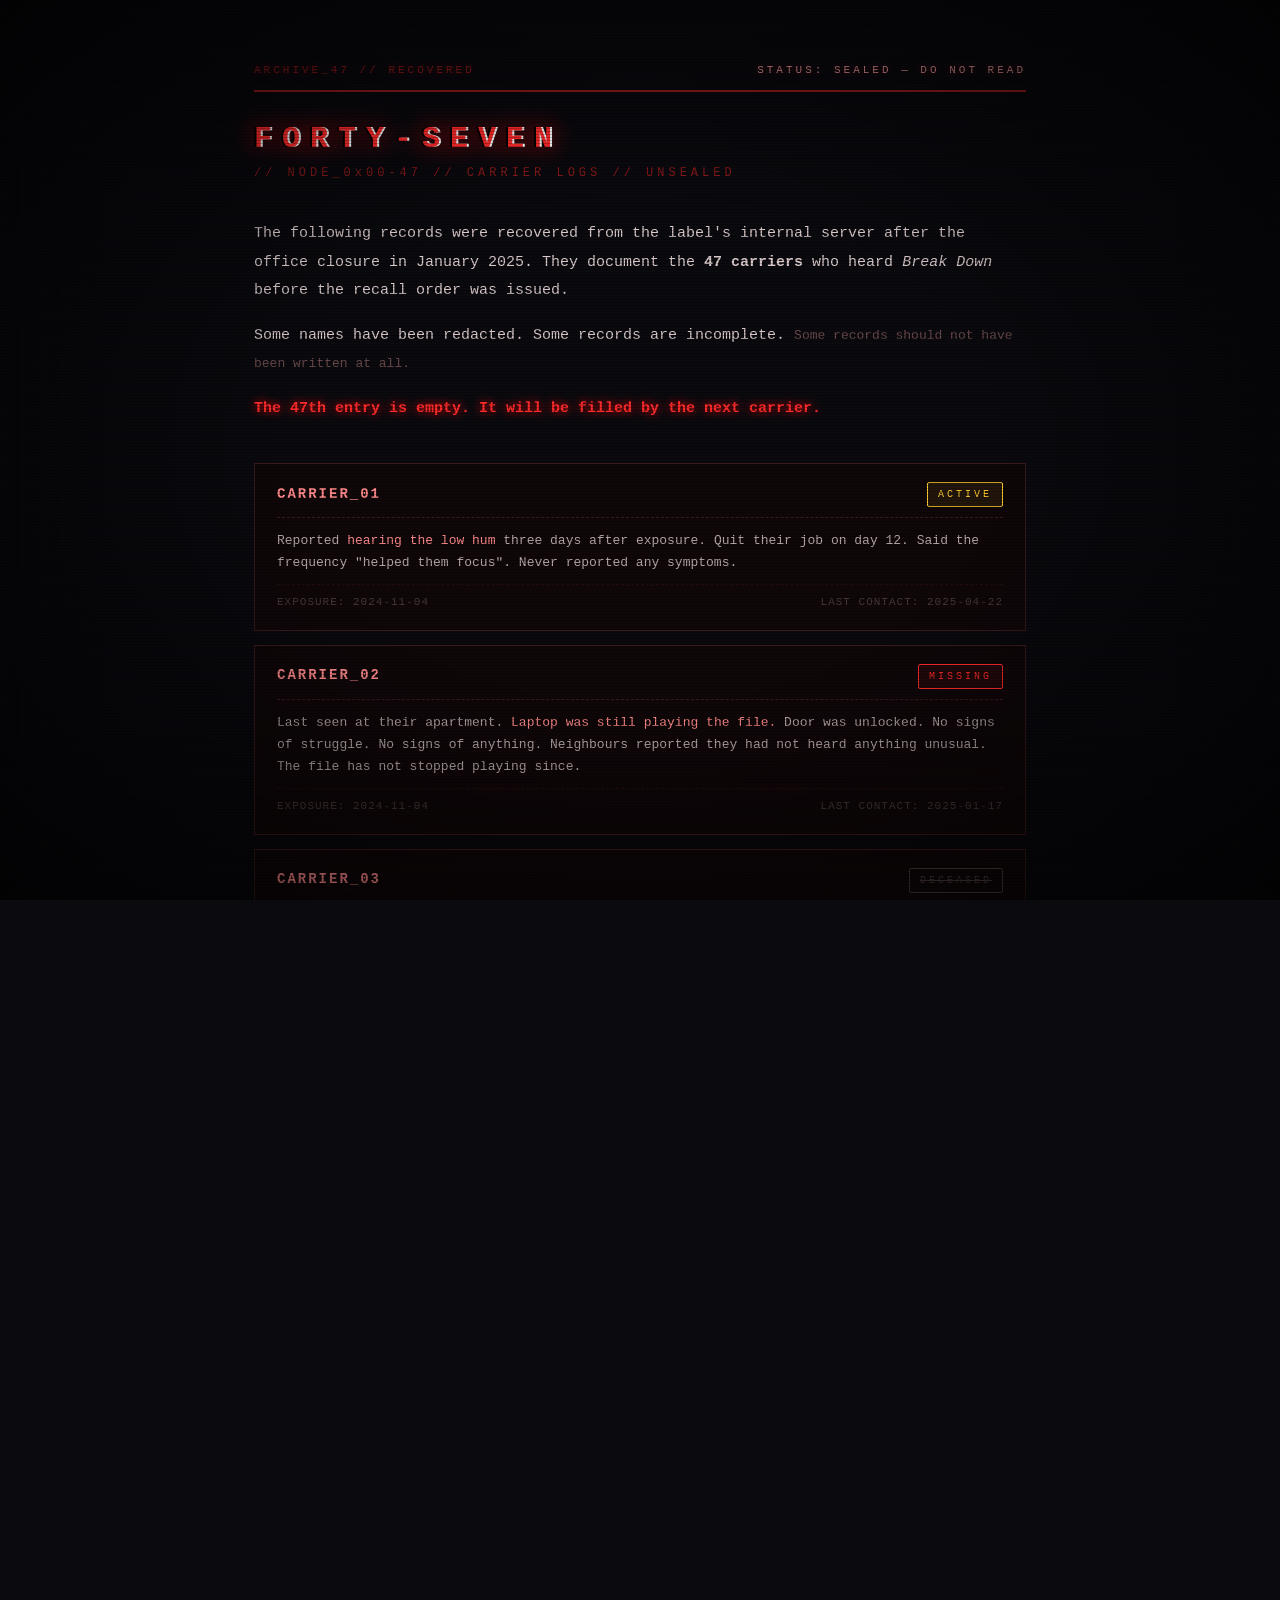
<file: 47.html>
<!DOCTYPE html>
<html lang="en">
<head>
<meta charset="UTF-8">
<meta name="viewport" content="width=device-width, initial-scale=1.0">
<title>ARCHIVE_47 // NODE_0x00-47</title>
<link rel="icon" href="logo.png" type="image/png">
<link rel="apple-touch-icon" href="logo.png">
<link rel="stylesheet" href="style.css">
<style>
  body { overflow: auto !important; }

  .archive-page {
    max-width: 820px;
    margin: 40px auto;
    padding: 24px;
    position: relative;
    z-index: 10;
    font-family: "Courier New", monospace;
  }

  .archive-header {
    display: flex;
    justify-content: space-between;
    align-items: center;
    padding-bottom: 14px;
    border-bottom: 2px solid #8a1a1a;
    margin-bottom: 30px;
    font-size: 11px;
    letter-spacing: 3px;
    color: #8a1a1a;
    text-transform: uppercase;
    text-shadow: 0 0 8px rgba(255, 0, 0, 0.4);
  }
  .archive-header .ref {
    color: #d88a8a;
    animation: pulse-red 2s infinite;
  }
  @keyframes pulse-red {
    0%, 100% { opacity: 1; }
    50%      { opacity: 0.4; }
  }

  .archive-title {
    font-size: 30px;
    color: #ff2b2b;
    letter-spacing: 10px;
    text-shadow:
      2px 0 #ffffff,
      -2px 0 #000000,
      0 0 25px #ff0000;
    margin-bottom: 10px;
    animation: title-flicker 4s infinite;
  }
  @keyframes title-flicker {
    0%, 100% { opacity: 1; }
    92%      { opacity: 1; }
    93%      { opacity: 0.7; }
    94%      { opacity: 1; }
    96%      { opacity: 0.5; }
    97%      { opacity: 1; }
  }
  .archive-subtitle {
    color: #8a1a1a;
    font-size: 12px;
    letter-spacing: 4px;
    margin-bottom: 40px;
  }

  .archive-intro {
    color: #d8c8c8;
    font-size: 15px;
    line-height: 1.9;
    margin-bottom: 20px;
  }
  .archive-intro p { margin-bottom: 16px; }
  .archive-intro .dim {
    color: #6a4a4a;
    font-size: 13px;
  }
  .archive-intro .warn {
    color: #ff2b2b;
    font-weight: bold;
    text-shadow: 0 0 10px #ff0000;
  }

  .carriers-list { margin: 40px 0; }

  .carrier {
    border: 1px solid #3a1a1a;
    background: rgba(20, 5, 5, 0.6);
    padding: 18px 22px;
    margin-bottom: 14px;
    font-size: 13px;
    line-height: 1.7;
    color: #b8a8a8;
    position: relative;
    transition: all 0.4s;
  }
  .carrier:hover {
    border-color: #ff2b2b;
    background: rgba(40, 5, 5, 0.7);
    box-shadow: 0 0 25px rgba(255, 0, 0, 0.2);
  }

  .carrier-header {
    display: flex;
    justify-content: space-between;
    align-items: center;
    padding-bottom: 10px;
    margin-bottom: 12px;
    border-bottom: 1px dashed #3a1a1a;
  }
  .carrier-id {
    color: #ff8a8a;
    font-size: 14px;
    font-weight: bold;
    letter-spacing: 2px;
  }
  .carrier-status {
    font-size: 10px;
    letter-spacing: 3px;
    padding: 3px 10px;
    border-radius: 2px;
    text-transform: uppercase;
  }
  .carrier-status.active {
    color: #ffcc33;
    border: 1px solid #ffcc33;
    background: rgba(255, 204, 51, 0.08);
  }
  .carrier-status.missing {
    color: #ff2b2b;
    border: 1px solid #ff2b2b;
    background: rgba(255, 43, 43, 0.08);
    animation: status-flicker 1.5s infinite;
  }
  .carrier-status.dead {
    color: #4a3a3a;
    border: 1px solid #4a3a3a;
    text-decoration: line-through;
  }
  .carrier-status.transformed {
    color: #a020f0;
    border: 1px solid #a020f0;
    background: rgba(160, 32, 240, 0.08);
    box-shadow: 0 0 10px rgba(160, 32, 240, 0.3);
  }
  .carrier-status.origin {
    color: #a020f0;
    border: 2px solid #a020f0;
    background: rgba(160, 32, 240, 0.15);
    box-shadow: 0 0 15px rgba(160, 32, 240, 0.5);
    animation: origin-pulse 2s infinite;
  }
  @keyframes origin-pulse {
    0%, 100% { box-shadow: 0 0 15px rgba(160, 32, 240, 0.5); }
    50%      { box-shadow: 0 0 35px rgba(160, 32, 240, 1); }
  }
  @keyframes status-flicker {
    0%, 100% { opacity: 1; }
    50%      { opacity: 0.4; }
  }

  .carrier-text { color: #b8a8a8; }
  .carrier-text em {
    color: #ff8a8a;
    font-style: normal;
  }
  .carrier-text .whisper {
    color: #6a4a7a;
    font-style: italic;
  }

  .carrier-meta {
    margin-top: 10px;
    padding-top: 8px;
    border-top: 1px dashed #2a1010;
    font-size: 11px;
    color: #4a3a3a;
    letter-spacing: 1px;
    display: flex;
    justify-content: space-between;
  }

  /* ---------- VOICEMAIL PLAYER ---------- */
  .voicemail-player {
    margin-top: 14px;
    padding: 14px 16px;
    border: 1px solid #8a1a1a;
    background: rgba(10, 0, 0, 0.7);
    display: flex;
    align-items: center;
    gap: 14px;
    transition: all 0.3s;
  }
  .voicemail-player:hover {
    border-color: #ff2b2b;
    box-shadow: 0 0 20px rgba(255, 0, 0, 0.3);
  }

  .voicemail-btn {
    width: 48px;
    height: 48px;
    border-radius: 50%;
    border: 2px solid #ff2b2b;
    background: radial-gradient(circle, #2a0505 0%, #0a0000 100%);
    color: #ff2b2b;
    font-size: 18px;
    display: flex;
    align-items: center;
    justify-content: center;
    cursor: pointer;
    transition: all 0.2s;
    flex-shrink: 0;
    padding-left: 3px;
    font-family: "Courier New", monospace;
  }
  .voicemail-btn:hover {
    background: radial-gradient(circle, #4a0a0a 0%, #0a0000 100%);
    box-shadow: 0 0 20px #ff2b2b;
    color: #ffffff;
  }
  .voicemail-btn:active { transform: scale(0.92); }

  .voicemail-info {
    flex: 1;
    font-size: 11px;
    letter-spacing: 1px;
    line-height: 1.6;
    min-width: 0;
  }
  .voicemail-info .file-name {
    color: #ff8a8a;
    font-size: 12px;
    margin-bottom: 4px;
    letter-spacing: 2px;
    white-space: nowrap;
    overflow: hidden;
    text-overflow: ellipsis;
  }
  .voicemail-info .duration {
    color: #4a3a3a;
    margin-bottom: 6px;
  }

  .voicemail-progress {
    width: 100%;
    height: 14px;
    background: #2a0505;
    position: relative;
    overflow: visible;
    cursor: pointer;
    user-select: none;
    padding: 5px 0;
    box-sizing: content-box;
  }
  .voicemail-progress::before {
    content: "";
    position: absolute;
    top: 5px;
    left: 0;
    right: 0;
    height: 4px;
    background: #2a0505;
    z-index: 1;
    transition: background 0.2s;
  }
  .voicemail-progress:hover::before {
    background: #4a0a0a;
  }
  .voicemail-progress .bar {
    position: absolute;
    top: 5px;
    left: 0;
    height: 4px;
    width: 0%;
    background: linear-gradient(to right, #8a1a1a, #ff2b2b);
    box-shadow: 0 0 8px #ff2b2b;
    z-index: 2;
    pointer-events: none;
  }
  .voicemail-progress .thumb {
    position: absolute;
    top: 0;
    left: 0;
    width: 12px;
    height: 12px;
    margin-left: -6px;
    background: #ff2b2b;
    border-radius: 50%;
    box-shadow:
      0 0 10px #ff2b2b,
      0 0 20px #ff2b2b;
    z-index: 3;
    pointer-events: none;
    opacity: 0;
    transition: opacity 0.2s, transform 0.15s;
  }
  .voicemail-progress:hover .thumb,
  .voicemail-progress.dragging .thumb {
    opacity: 1;
  }
  .voicemail-progress.dragging .thumb {
    transform: scale(1.3);
  }

  .voicemail-hint {
    margin-top: 8px;
    font-size: 10px;
    color: #4a3a3a;
    letter-spacing: 2px;
    font-style: italic;
  }
  .voicemail-hint .warn {
    color: #ff2b2b;
    font-style: normal;
    font-weight: bold;
    text-shadow: 0 0 6px rgba(255, 0, 0, 0.6);
  }

  .voicemail-player.playing {
    border-color: #ff2b2b;
    background: rgba(30, 0, 0, 0.8);
    box-shadow:
      0 0 25px rgba(255, 0, 0, 0.5),
      inset 0 0 20px rgba(255, 0, 0, 0.1);
  }
  .voicemail-player.playing .voicemail-btn {
    background: #ff2b2b;
    color: #0a0000;
    animation: playing-pulse 1.28s infinite;
  }
  @keyframes playing-pulse {
    0%, 100% { box-shadow: 0 0 15px #ff2b2b; }
    50%      { box-shadow: 0 0 35px #ff2b2b; }
  }
  .voicemail-player.playing .file-name {
    color: #ffffff;
    text-shadow: 0 0 10px #ff0000;
    animation: filename-flicker 2s infinite;
  }
  @keyframes filename-flicker {
    0%, 100% { opacity: 1; }
    50%      { opacity: 0.5; }
  }

  /* ---------- ТЫ (CARRIER_47) ---------- */
  .carrier.you {
    border: 2px solid #ff2b2b;
    background: rgba(40, 10, 10, 0.8);
    box-shadow:
      0 0 30px rgba(255, 0, 0, 0.4),
      inset 0 0 30px rgba(255, 0, 0, 0.1);
    animation: you-pulse 2s infinite;
  }
  @keyframes you-pulse {
    0%, 100% {
      box-shadow: 0 0 30px rgba(255, 0, 0, 0.4),
                  inset 0 0 30px rgba(255, 0, 0, 0.1);
    }
    50% {
      box-shadow: 0 0 60px rgba(255, 0, 0, 0.8),
                  inset 0 0 50px rgba(255, 0, 0, 0.2);
    }
  }
  .carrier.you .carrier-id {
    color: #ffffff;
    text-shadow: 0 0 15px #ff0000;
    font-size: 16px;
  }
  .carrier.you .carrier-text { color: #ff8a8a; }

  /* ---------- КАРТОЧКА «Я — НАЧАЛО» ---------- */
  .carrier.origin-you {
    border: 2px solid #a020f0;
    background: rgba(20, 5, 40, 0.8);
    box-shadow:
      0 0 40px rgba(160, 32, 240, 0.5),
      inset 0 0 40px rgba(160, 32, 240, 0.1);
    animation: origin-you-pulse 2s infinite;
  }
  @keyframes origin-you-pulse {
    0%, 100% {
      box-shadow: 0 0 40px rgba(160, 32, 240, 0.5),
                  inset 0 0 40px rgba(160, 32, 240, 0.1);
    }
    50% {
      box-shadow: 0 0 80px rgba(160, 32, 240, 0.9),
                  inset 0 0 60px rgba(160, 32, 240, 0.2);
    }
  }
  .carrier.origin-you .carrier-id {
    color: #ffffff;
    text-shadow: 0 0 20px #a020f0;
    font-size: 18px;
  }
  .carrier.origin-you .carrier-text {
    color: #d8a8ff;
  }

  /* ---------- ФИНАЛЬНЫЙ БЛОК ---------- */
  .final-block {
    margin-top: 60px;
    padding: 30px 24px;
    border: 2px solid #ff2b2b;
    background: rgba(20, 0, 0, 0.7);
    text-align: center;
    color: #ff2b2b;
    font-size: 14px;
    line-height: 2;
    letter-spacing: 3px;
    text-shadow: 0 0 10px rgba(255, 0, 0, 0.6);
    box-shadow:
      0 0 40px rgba(255, 0, 0, 0.4),
      inset 0 0 40px rgba(255, 0, 0, 0.1);
    animation: final-pulse 3s infinite;
  }
  @keyframes final-pulse {
    0%, 100% {
      box-shadow: 0 0 40px rgba(255, 0, 0, 0.4),
                  inset 0 0 40px rgba(255, 0, 0, 0.1);
    }
    50% {
      box-shadow: 0 0 80px rgba(255, 0, 0, 0.8),
                  inset 0 0 60px rgba(255, 0, 0, 0.2);
    }
  }
  .final-block strong {
    color: #ffffff;
    text-shadow: 0 0 20px #ff0000;
    letter-spacing: 5px;
    font-size: 16px;
  }

  /* ---------- ССЫЛКИ ---------- */
  .archive-back {
    display: inline-block;
    margin-top: 40px;
    color: #ff2b2b;
    text-decoration: none;
    font-size: 13px;
    letter-spacing: 3px;
    border: 1px solid #ff2b2b;
    padding: 12px 24px;
    transition: all 0.3s;
  }
  .archive-back:hover {
    background: #ff2b2b;
    color: #0a0a0f;
    box-shadow: 0 0 30px #ff2b2b;
  }

  .archive-flag {
    margin-top: 40px;
    text-align: center;
    color: #1a0505;
    font-size: 11px;
    letter-spacing: 4px;
    transition: color 0.5s;
  }
  .archive-flag:hover { color: #ff2b2b; }

  /* ---------- ПЛАШКА «ТЫ ВИНОВЕН» ---------- */
  .guilt-banner {
    margin: 40px 0;
    padding: 24px;
    border: 2px solid #a020f0;
    background: rgba(20, 5, 40, 0.7);
    text-align: center;
    color: #d8a8ff;
    font-size: 15px;
    letter-spacing: 4px;
    text-transform: uppercase;
    text-shadow:
      2px 0 #a020f0,
      -2px 0 #7b2cbf,
      0 0 20px #a020f0;
    animation: guilt-banner-pulse 2.5s infinite;
    display: none;
  }
  @keyframes guilt-banner-pulse {
    0%, 100% {
      box-shadow: 0 0 30px rgba(160, 32, 240, 0.5);
    }
    50% {
      box-shadow: 0 0 60px rgba(160, 32, 240, 0.9);
    }
  }
  .guilt-banner strong {
    display: block;
    color: #ffffff;
    font-size: 20px;
    letter-spacing: 8px;
    margin-bottom: 8px;
    text-shadow: 0 0 25px #a020f0;
  }

  @media (max-width: 600px) {
    .archive-page { padding: 16px; }
    .archive-title { font-size: 20px; letter-spacing: 6px; }
    .carrier { padding: 14px 16px; font-size: 12px; }
    .carrier-id { font-size: 12px; }
    .archive-header { font-size: 9px; letter-spacing: 2px; }
    .voicemail-player { flex-direction: column; align-items: stretch; gap: 10px; }
    .voicemail-btn { align-self: center; }
    .guilt-banner { font-size: 12px; letter-spacing: 2px; padding: 16px; }
    .guilt-banner strong { font-size: 15px; letter-spacing: 4px; }
  }
</style>
</head>
<body>

<div class="scanlines"></div>
<div class="vignette"></div>
<div id="glitch-overlay"></div>

<main class="archive-page">

  <div class="archive-header">
    <span>ARCHIVE_47 // RECOVERED</span>
    <span class="ref" id="archive-ref">STATUS: SEALED — DO NOT READ</span>
  </div>

  <h1 class="archive-title">FORTY-SEVEN</h1>
  <div class="archive-subtitle" id="archive-sub">// NODE_0x00-47 // CARRIER LOGS // UNSEALED</div>

  <div class="archive-intro">
    <p>The following records were recovered from the label's internal server after the office closure in January 2025. They document the <strong>47 carriers</strong> who heard <em>Break Down</em> before the recall order was issued.</p>
    <p>Some names have been redacted. Some records are incomplete. <span class="dim">Some records should not have been written at all.</span></p>
    <p class="warn" id="archive-warn">The 47th entry is empty. It will be filled by the next carrier.</p>
  </div>

  <!-- Плашка «ТЫ ВИНОВЕН» — показывается после финала -->
  <div class="guilt-banner" id="guilt-banner">
    <strong>YOU DID THIS</strong>
    you are carrier 0x01. the source.
  </div>

  <div class="carriers-list">

    <!-- ============ CARRIER_01 ============ -->
    <div class="carrier" id="carrier01">
      <div class="carrier-header">
        <span class="carrier-id" id="carrier01-id">CARRIER_01</span>
        <span class="carrier-status active" id="carrier01-status">ACTIVE</span>
      </div>
      <div class="carrier-text" id="carrier01-text">
        Reported <em>hearing the low hum</em> three days after exposure. Quit their job on day 12. Said the frequency "helped them focus". Never reported any symptoms.
      </div>
      <div class="carrier-meta">
        <span id="carrier01-exposure">EXPOSURE: 2024-11-04</span>
        <span id="carrier01-contact">LAST CONTACT: 2025-04-22</span>
      </div>
    </div>

    <!-- ============ CARRIER_02 ============ -->
    <div class="carrier" id="carrier02">
      <div class="carrier-header">
        <span class="carrier-id" id="carrier02-id">CARRIER_02</span>
        <span class="carrier-status missing">MISSING</span>
      </div>
      <div class="carrier-text" id="carrier02-text">
        Last seen at their apartment. <em>Laptop was still playing the file.</em> Door was unlocked. No signs of struggle. No signs of anything. Neighbours reported they had not heard anything unusual. The file has not stopped playing since.
      </div>
      <div class="carrier-meta">
        <span id="carrier02-exposure">EXPOSURE: 2024-11-04</span>
        <span id="carrier02-contact">LAST CONTACT: 2025-01-17</span>
      </div>
    </div>

    <!-- ============ CARRIER_03 ============ -->
    <div class="carrier">
      <div class="carrier-header">
        <span class="carrier-id">CARRIER_03</span>
        <span class="carrier-status dead">DECEASED</span>
      </div>
      <div class="carrier-text">
        Found by family. Cause of death listed as <em>cardiac arrest</em>. Their final words, according to the family, were: <span class="whisper">"tell them it's not random"</span>. They were 31 years old. No prior heart conditions.
      </div>
      <div class="carrier-meta">
        <span>EXPOSURE: 2024-11-05</span>
        <span>LAST CONTACT: 2024-12-19</span>
      </div>
    </div>

    <!-- ============ CARRIER_04 ============ -->
    <div class="carrier">
      <div class="carrier-header">
        <span class="carrier-id">CARRIER_04</span>
        <span class="carrier-status transformed">TRANSFORMED</span>
      </div>
      <div class="carrier-text">
        Reported that their reflection in mirrors began to <em>lag behind</em> their movements. Testing confirmed this. Cameras did not lag. Only mirrors. Subject requested isolation. Was granted. No further reports.
      </div>
      <div class="carrier-meta">
        <span>EXPOSURE: 2024-11-07</span>
        <span>LAST CONTACT: 2024-12-30</span>
      </div>
    </div>

    <!-- ============ CARRIER_05 с плеером ============ -->
    <div class="carrier" id="carrier05">
      <div class="carrier-header">
        <span class="carrier-id">CARRIER_05</span>
        <span class="carrier-status missing">MISSING</span>
      </div>
      <div class="carrier-text">
        Left a voicemail on 2025-01-03 at 03:33. Message duration: <em>7 minutes 13 seconds</em>. The entire message is <em>silence</em>. Family reported they were last seen humming at 7.83 Hz.
      </div>

      <div class="voicemail-player" id="vmPlayer">
        <button class="voicemail-btn" id="vmBtn" aria-label="Play voicemail">▶</button>
        <div class="voicemail-info">
          <div class="file-name" id="vmName">RECOVERED_VOICEMAIL_03-01-2025.wav</div>
          <div class="duration" id="vmDuration">00:00 / 07:13</div>
          <div class="voicemail-progress" id="vmProgress">
            <div class="bar" id="vmBar"></div>
            <div class="thumb" id="vmThumb"></div>
          </div>
        </div>
      </div>
      <div class="voicemail-hint" id="vmHint">
        <span class="warn">⚠</span> use headphones. drag the bar to seek. the silence is not empty.
      </div>

      <div class="carrier-meta">
        <span>EXPOSURE: 2024-11-08</span>
        <span>LAST CONTACT: 2025-01-03</span>
      </div>
    </div>

    <!-- ============ CARRIER_06 ============ -->
    <div class="carrier">
      <div class="carrier-header">
        <span class="carrier-id">CARRIER_06</span>
        <span class="carrier-status active">ACTIVE</span>
      </div>
      <div class="carrier-text">
        Reported <em>hearing the signal in their sleep</em>. Doctors found no abnormalities. Reported that they had begun to <em>enjoy</em> the hum. Now works at the label. Yes — <em>that</em> label.
      </div>
      <div class="carrier-meta">
        <span>EXPOSURE: 2024-11-08</span>
        <span>LAST CONTACT: 2025-06-11</span>
      </div>
    </div>

    <!-- ============ CARRIER_07 ============ -->
    <div class="carrier">
      <div class="carrier-header">
        <span class="carrier-id">CARRIER_07</span>
        <span class="carrier-status transformed">TRANSFORMED</span>
      </div>
      <div class="carrier-text">
        Reported that their own voice <em>sounded wrong</em> in recordings. Analysis showed the audio had been shifted by exactly <em>7.83 Hz</em>. Doctors could not explain. Family could not explain. The recording was deleted. The new recordings have the same shift.
      </div>
      <div class="carrier-meta">
        <span>EXPOSURE: 2024-11-09</span>
        <span>LAST CONTACT: 2025-02-14</span>
      </div>
    </div>

    <!-- ============ CARRIER_08 ============ -->
    <div class="carrier">
      <div class="carrier-header">
        <span class="carrier-id">CARRIER_08</span>
        <span class="carrier-status dead">DECEASED</span>
      </div>
      <div class="carrier-text">
        Found in their studio. <em>Cause of death: unknown.</em> Autopsy inconclusive. Equipment intact. File still playing. All 47 reports of the same first-name are from different cities. All 47 have the same handwriting. <span class="whisper">We stopped investigating after the 12th.</span>
      </div>
      <div class="carrier-meta">
        <span>EXPOSURE: 2024-11-10</span>
        <span>LAST CONTACT: 2024-12-27</span>
      </div>
    </div>

    <!-- ============ CARRIER_09 — 46 ============ -->
    <div class="carrier">
      <div class="carrier-header">
        <span class="carrier-id">CARRIER_09 — 46</span>
        <span class="carrier-status dead">REDACTED</span>
      </div>
      <div class="carrier-text">
        Records 9 through 46 have been <em>sealed by court order</em>. What is known: every one of these carriers reported <strong>the same dream</strong> on the same night — <em>December 19, 2024</em>. The dream is not described in any surviving document. The court order was issued the next morning.
      </div>
      <div class="carrier-meta">
        <span>EXPOSURE: 2024-11-11 → 2024-11-25</span>
        <span>RECORDS: SEALED</span>
      </div>
    </div>

    <!-- ============ CARRIER_47 ============ -->
    <div class="carrier you" id="carrier47">
      <div class="carrier-header">
        <span class="carrier-id">CARRIER_47</span>
        <span class="carrier-status active">YOU</span>
      </div>
      <div class="carrier-text">
        You are reading this. That means you have already heard the file. That means <em>you have already been exposed</em>. You are not the first. You will not be the last. But you are <strong>one of them</strong>. You are <em>one of the 47</em>.
      </div>
      <div class="carrier-meta">
        <span id="your-exposure">EXPOSURE: 2024-11-XX</span>
        <span id="your-status">STATUS: LISTENING</span>
      </div>
    </div>

  </div>

  <div class="final-block" id="final-block">
    <p>YOU ARE THE 47TH.</p>
    <p>The other 46 are gone.</p>
    <p>Some are still humming.</p>
    <p><strong>You will be too.</strong></p>
  </div>

  <a href="breakdown-file.html" class="archive-back">&larr; BACK TO THE FILE</a>

  <div class="archive-flag" title="you found it">flag: 0n3_0f_th3_47</div>

</main>

<script>
  localStorage.setItem("archive_47_seen", "true");

  // ============================================================
  //  ПЕРСОНАЛЬНАЯ ДАТА И СТАТУС (CARRIER_47)
  // ============================================================
  let firstVisit = parseInt(localStorage.getItem("first_visit") || "0", 10);
  if (!firstVisit) {
    firstVisit = Date.now();
    localStorage.setItem("first_visit", firstVisit.toString());
  }

  const d = new Date(firstVisit);
  const yyyy = d.getFullYear();
  const mm = String(d.getMonth() + 1).padStart(2, "0");
  const dd = String(d.getDate()).padStart(2, "0");

  const el = document.getElementById("your-exposure");
  if (el) el.textContent = "EXPOSURE: " + yyyy + "-" + mm + "-" + dd;

  const spins = parseInt(localStorage.getItem("spins") || "0", 10);
  const heard = localStorage.getItem("heard_track") === "true";
  const statusEl = document.getElementById("your-status");

  if (statusEl) {
    if (spins > 100 && heard) {
      statusEl.textContent = "STATUS: FULLY CONVERTED";
      statusEl.style.color = "#a020f0";
      statusEl.style.textShadow = "0 0 10px #a020f0";
    } else if (heard) {
      statusEl.textContent = "STATUS: CONVERTED";
      statusEl.style.color = "#ff2b2b";
    } else if (spins > 20) {
      statusEl.textContent = "STATUS: ADVANCING";
      statusEl.style.color = "#ffcc33";
    } else {
      statusEl.textContent = "STATUS: LISTENING";
      statusEl.style.color = "#ff8a8a";
    }
  }

  // ============================================================
  //  ЕСЛИ ФИНАЛ ПРОЙДЕН — ТЫ СТАНОВИШЬСЯ CARRIER_01
  // ============================================================
  (function () {
    if (localStorage.getItem("loop_completed") !== "true") return;

    // --- Меняем CARRIER_01 на «ты» ---
    const id01 = document.getElementById("carrier01-id");
    const status01 = document.getElementById("carrier01-status");
    const text01 = document.getElementById("carrier01-text");
    const exp01 = document.getElementById("carrier01-exposure");
    const contact01 = document.getElementById("carrier01-contact");

    const subjectId = localStorage.getItem("subject_id") || "SUBJECT_????-????";
    const fv = parseInt(localStorage.getItem("first_visit") || Date.now().toString(), 10);
    const d2 = new Date(fv);
    const yyyy2 = d2.getFullYear();
    const mm2 = String(d2.getMonth() + 1).padStart(2, "0");
    const dd2 = String(d2.getDate()).padStart(2, "0");

    if (id01) id01.textContent = "CARRIER_01 — " + subjectId;
    if (status01) {
      status01.textContent = "ORIGIN";
      status01.className = "carrier-status origin";
    }
    if (text01) {
      text01.innerHTML = "You are reading this. You have always been reading this. <em>You were the first</em>. Everyone who came after you heard the signal because <strong>you pressed play</strong>. Every scream. Every hum. Every death. <span class='whisper'>you did this.</span>";
    }
    if (exp01) exp01.textContent = "EXPOSURE: " + yyyy2 + "-" + mm2 + "-" + dd2;
    if (contact01) contact01.textContent = "STATUS: SOURCE";

    // Добавляем фиолетовую рамку
    const card01 = document.getElementById("carrier01");
    if (card01) card01.classList.add("origin-you");

    // --- Меняем CARRIER_02 на «настоящий CARRIER_01» ---
    const id02 = document.getElementById("carrier02-id");
    const text02 = document.getElementById("carrier02-text");
    const exp02 = document.getElementById("carrier02-exposure");
    const contact02 = document.getElementById("carrier02-contact");

    if (id02) id02.textContent = "CARRIER_0x02";
    if (text02) {
      text02.innerHTML = "Once designated CARRIER_01. Now renumbered. The origin has been reassigned. <em>This carrier is no longer the source.</em> Status: displaced.";
    }
    if (exp02) exp02.textContent = "EXPOSURE: 2024-11-04";
    if (contact02) contact02.textContent = "RENUMBERED: NOW";

    // --- Меняем шапку ---
    const ref = document.getElementById("archive-ref");
    const sub = document.getElementById("archive-sub");
    const warn = document.getElementById("archive-warn");

    if (ref) {
      ref.textContent = "STATUS: SOURCE IDENTIFIED — YOU";
      ref.style.color = "#a020f0";
      ref.style.textShadow = "0 0 12px #a020f0";
    }
    if (sub) {
      sub.textContent = "// NODE_0x01 // ORIGIN // CARRIER_01 IS YOU";
      sub.style.color = "#a020f0";
    }
    if (warn) {
      warn.innerHTML = "The 47th entry is not empty. It never was. <strong style='color:#a020f0;'>You were the first. You always were.</strong>";
    }

    // --- Показываем плашку «ТЫ ВИНОВЕН» ---
    const banner = document.getElementById("guilt-banner");
    if (banner) banner.style.display = "block";

    // --- Меняем финальный блок ---
    const fb = document.getElementById("final-block");
    if (fb) {
      fb.innerHTML = `
        <p style="color:#a020f0;">YOU WERE THE 1ST.</p>
        <p>The other 46 are you.</p>
        <p>They are still humming.</p>
        <p><strong>You did this.</strong></p>
      `;
      fb.style.borderColor = "#a020f0";
      fb.style.color = "#d8a8ff";
      fb.style.textShadow = "0 0 15px #a020f0";
    }

    // Меняем заголовок вкладки
    document.title = "CARRIER_01 // YOU DID THIS";
        // ============================================================
    //  CARRIER_47 — после финала становится ПУСТОЙ
    //  Ты больше не 47-й. Ты — первый.
    // ============================================================
    const card47 = document.getElementById("carrier47");
    const exp47 = document.getElementById("your-exposure");
    const status47 = document.getElementById("your-status");

    if (card47) {
      // Меняем класс — убираем «you», добавляем «empty»
      card47.classList.remove("you");
      card47.classList.add("empty-now");

      // Меняем заголовок
      const id47 = card47.querySelector(".carrier-id");
      const statusEl47 = card47.querySelector(".carrier-status");

      if (id47) {
        id47.textContent = "CARRIER_47";
        id47.style.color = "#4a3a3a";
        id47.style.textShadow = "none";
      }
      if (statusEl47) {
        statusEl47.textContent = "EMPTY";
        statusEl47.className = "carrier-status dead";
      }

      // Меняем текст
      const text47 = card47.querySelector(".carrier-text");
      if (text47) {
        text47.innerHTML = "This entry is empty. <em>The 47th was never the last.</em> The 47th was the first. Look up. <span class='whisper'>you did this.</span>";
        text47.style.color = "#6a5a75";
        text47.style.fontStyle = "italic";
      }
    }

    if (exp47) exp47.textContent = "EXPOSURE: —";
    if (status47) status47.textContent = "STATUS: REASSIGNED";
  })();

  // ============================================================
  //  ПЛЕЕР CARRIER_05 — гул 7.83 Hz + белый шум
  // ============================================================
  (function () {
    const btn = document.getElementById("vmBtn");
    const player = document.getElementById("vmPlayer");
    const bar = document.getElementById("vmBar");
    const thumb = document.getElementById("vmThumb");
    const progress = document.getElementById("vmProgress");
    const durEl = document.getElementById("vmDuration");
    const hint = document.getElementById("vmHint");
    if (!btn || !player) return;

    const TOTAL_SEC = 7 * 60 + 13;

    let AC = null;
    let masterGain = null;
    let osc = null;
    let noiseSrc = null;
    let lfo = null;
    let startedAt = 0;
    let pausedAt = 0;
    let rafId = null;
    let playing = false;
    let isDragging = false;

    function fmt(sec) {
      sec = Math.max(0, Math.min(TOTAL_SEC, sec));
      const m = Math.floor(sec / 60);
      const s = Math.floor(sec % 60);
      return String(m).padStart(2, "0") + ":" + String(s).padStart(2, "0");
    }

    function updateUI(elapsed) {
      const pct = (elapsed / TOTAL_SEC) * 100;
      bar.style.width = pct + "%";
      thumb.style.left = pct + "%";
      durEl.textContent = fmt(elapsed) + " / " + fmt(TOTAL_SEC);
    }

    function initAudio() {
      if (AC) return;
      AC = new (window.AudioContext || window.webkitAudioContext)();
      if (AC.state === "suspended") AC.resume();

      masterGain = AC.createGain();
      masterGain.gain.value = 0.0001;

      const humGain = AC.createGain();
      humGain.gain.value = 0.25;

      osc = AC.createOscillator();
      osc.type = "sine";
      osc.frequency.value = 7.83;

      lfo = AC.createOscillator();
      lfo.type = "sine";
      lfo.frequency.value = 0.05;
      const lfoGain = AC.createGain();
      lfoGain.gain.value = 0.08;
      lfo.connect(lfoGain);
      lfoGain.connect(humGain.gain);

      osc.connect(humGain).connect(masterGain);

      const buf = AC.createBuffer(1, AC.sampleRate * 4, AC.sampleRate);
      const data = buf.getChannelData(0);
      for (let i = 0; i < data.length; i++) data[i] = Math.random() * 2 - 1;
      noiseSrc = AC.createBufferSource();
      noiseSrc.buffer = buf;
      noiseSrc.loop = true;

      const noiseFilter = AC.createBiquadFilter();
      noiseFilter.type = "lowpass";
      noiseFilter.frequency.value = 200;

      const noiseGain = AC.createGain();
      noiseGain.gain.value = 0.02;

      noiseSrc.connect(noiseFilter).connect(noiseGain).connect(masterGain);
      masterGain.connect(AC.destination);

      osc.start();
      lfo.start();
      noiseSrc.start();
    }

    function tick() {
      if (!playing || isDragging) return;
      const elapsed = pausedAt + (performance.now() - startedAt) / 1000;
      if (elapsed >= TOTAL_SEC) {
        updateUI(TOTAL_SEC);
        stopPlayback(true);
        return;
      }
      updateUI(elapsed);
      rafId = requestAnimationFrame(tick);
    }

    function startPlayback() {
      initAudio();
      playing = true;
      startedAt = performance.now();

      const now = AC.currentTime;
      masterGain.gain.cancelScheduledValues(now);
      masterGain.gain.setValueAtTime(masterGain.gain.value, now);
      masterGain.gain.linearRampToValueAtTime(0.06, now + 1.5);

      player.classList.add("playing");
      btn.textContent = "❚❚";
      hint.innerHTML = '<span class="warn">●</span> playing... 7 minutes 13 seconds.';

      tick();
    }

    function stopPlayback(ended) {
      if (playing) {
        pausedAt = pausedAt + (performance.now() - startedAt) / 1000;
      }
      playing = false;
      if (rafId) cancelAnimationFrame(rafId);

      if (masterGain && AC) {
        const now = AC.currentTime;
        masterGain.gain.cancelScheduledValues(now);
        masterGain.gain.setValueAtTime(masterGain.gain.value, now);
        masterGain.gain.linearRampToValueAtTime(0.0001, now + 0.5);
      }

      player.classList.remove("playing");
      btn.textContent = "▶";

      if (ended) {
        pausedAt = 0;
        updateUI(0);
        hint.innerHTML = '<span class="warn">⚠</span> recording ended. you heard it.';
      } else {
        updateUI(pausedAt);
        hint.innerHTML = '<span class="warn">⚠</span> paused. drag the bar to seek.';
      }
    }

    function seekTo(seconds) {
      const s = Math.max(0, Math.min(seconds, TOTAL_SEC));
      if (playing) {
        pausedAt = s;
        startedAt = performance.now();
        updateUI(s);
      } else {
        pausedAt = s;
        updateUI(s);
      }
    }

    function getSecondsFromEvent(e) {
      const rect = progress.getBoundingClientRect();
      const x = (e.clientX - rect.left) / rect.width;
      return x * TOTAL_SEC;
    }

    progress.addEventListener("click", (e) => {
      seekTo(getSecondsFromEvent(e));
    });

    progress.addEventListener("mousedown", (e) => {
      isDragging = true;
      progress.classList.add("dragging");
      updateUI(getSecondsFromEvent(e));
      e.preventDefault();
    });

    window.addEventListener("mousemove", (e) => {
      if (!isDragging) return;
      updateUI(getSecondsFromEvent(e));
    });

    window.addEventListener("mouseup", (e) => {
      if (!isDragging) return;
      isDragging = false;
      progress.classList.remove("dragging");
      seekTo(getSecondsFromEvent(e));
    });

    progress.addEventListener("touchstart", (e) => {
      isDragging = true;
      progress.classList.add("dragging");
      updateUI(getSecondsFromEvent(e.touches[0]));
      e.preventDefault();
    }, { passive: false });

    window.addEventListener("touchmove", (e) => {
      if (!isDragging) return;
      updateUI(getSecondsFromEvent(e.touches[0]));
    }, { passive: true });

    window.addEventListener("touchend", (e) => {
      if (!isDragging) return;
      isDragging = false;
      progress.classList.remove("dragging");
      if (e.changedTouches && e.changedTouches[0]) {
        seekTo(getSecondsFromEvent(e.changedTouches[0]));
      }
    });

    btn.addEventListener("click", () => {
      if (playing) {
        stopPlayback(false);
      } else {
        if (pausedAt >= TOTAL_SEC) pausedAt = 0;
        startPlayback();
      }
    });

    document.addEventListener("visibilitychange", () => {
      if (document.hidden && playing) stopPlayback(false);
    });
  })();
</script>

</body>
</html>
</file>
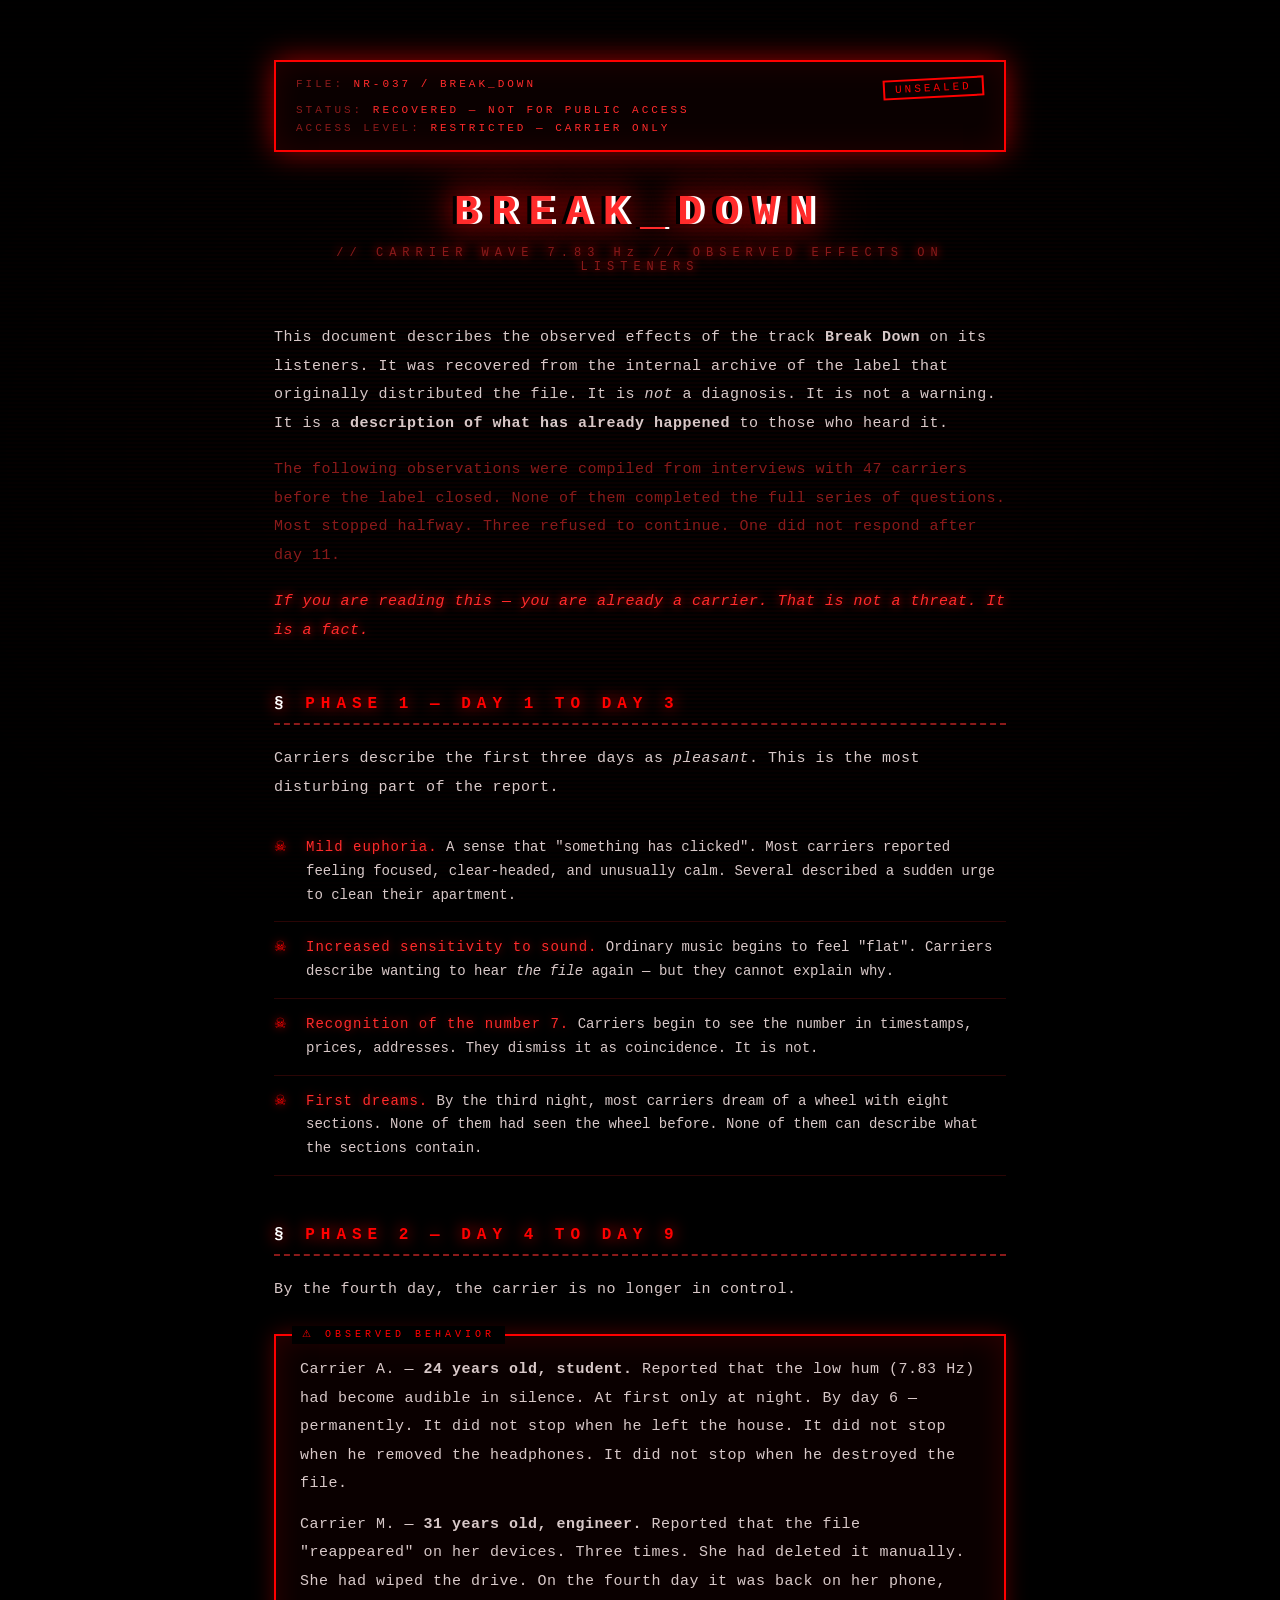
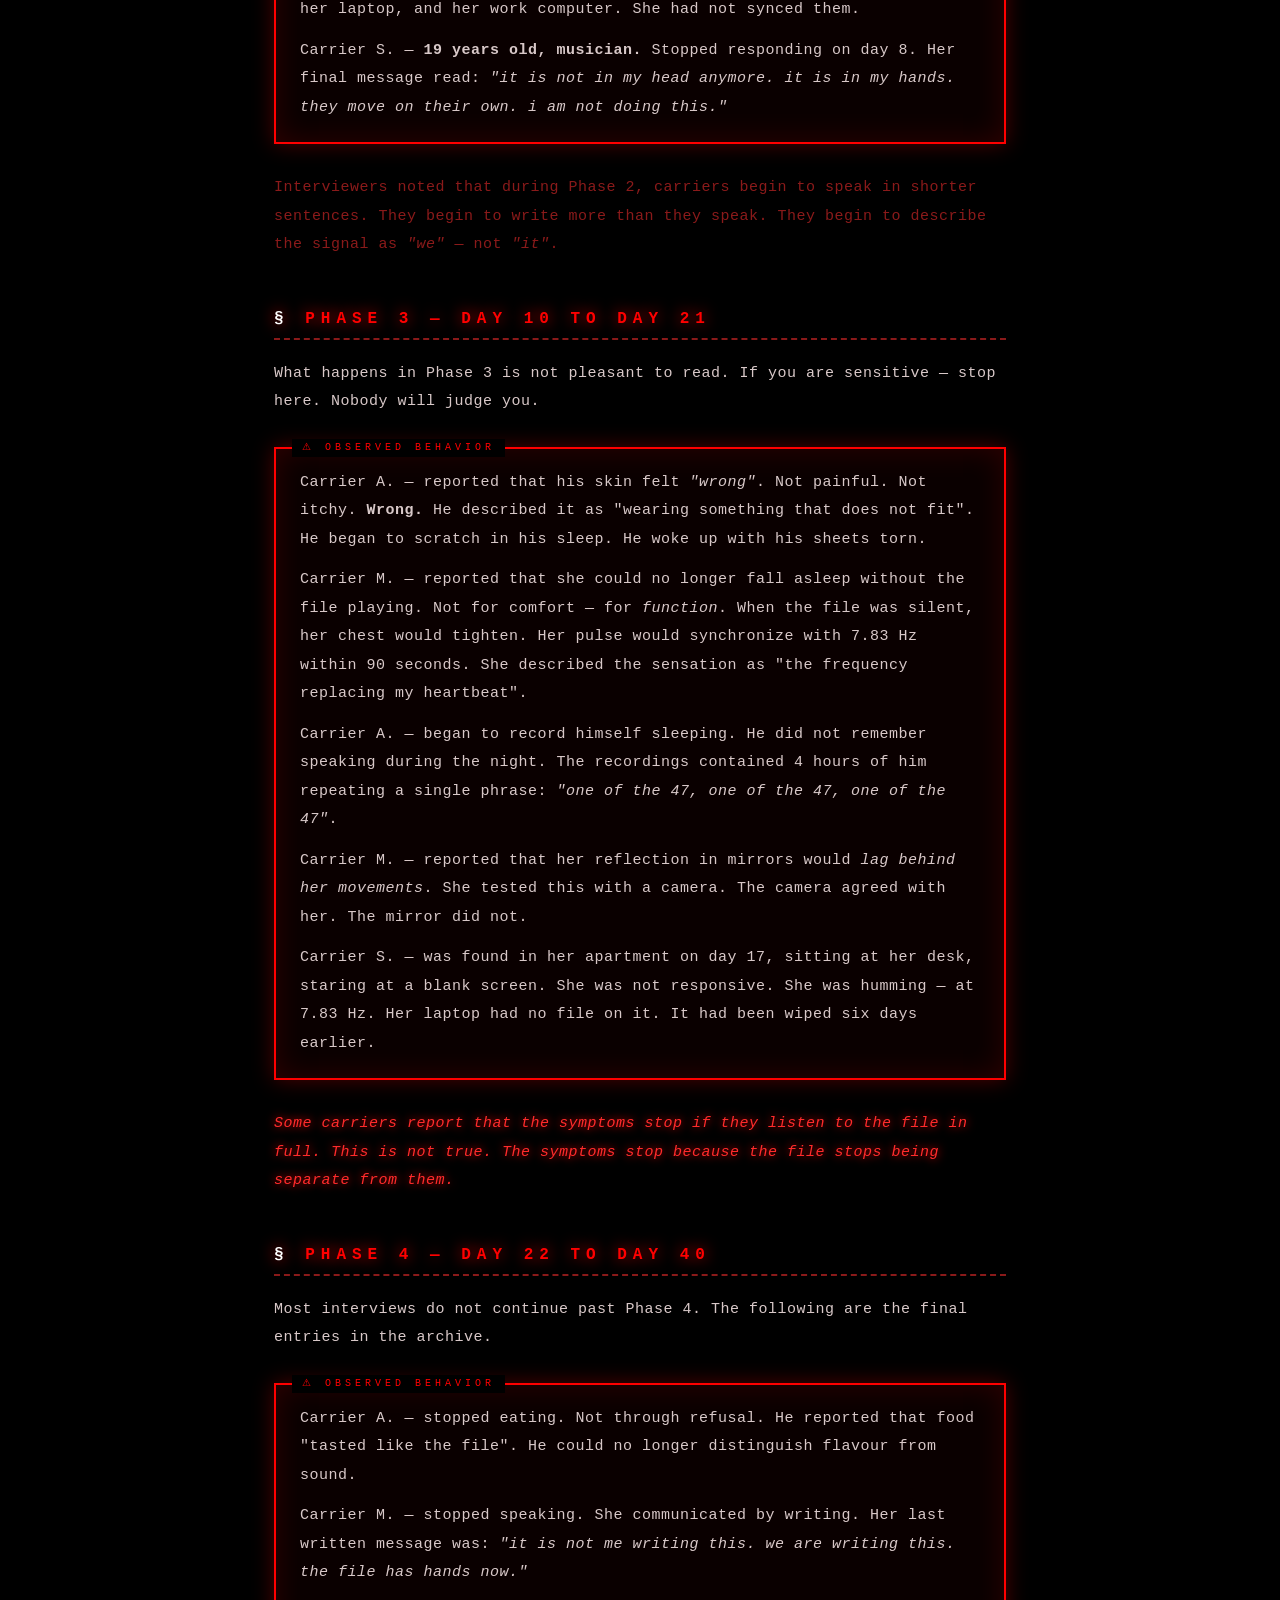
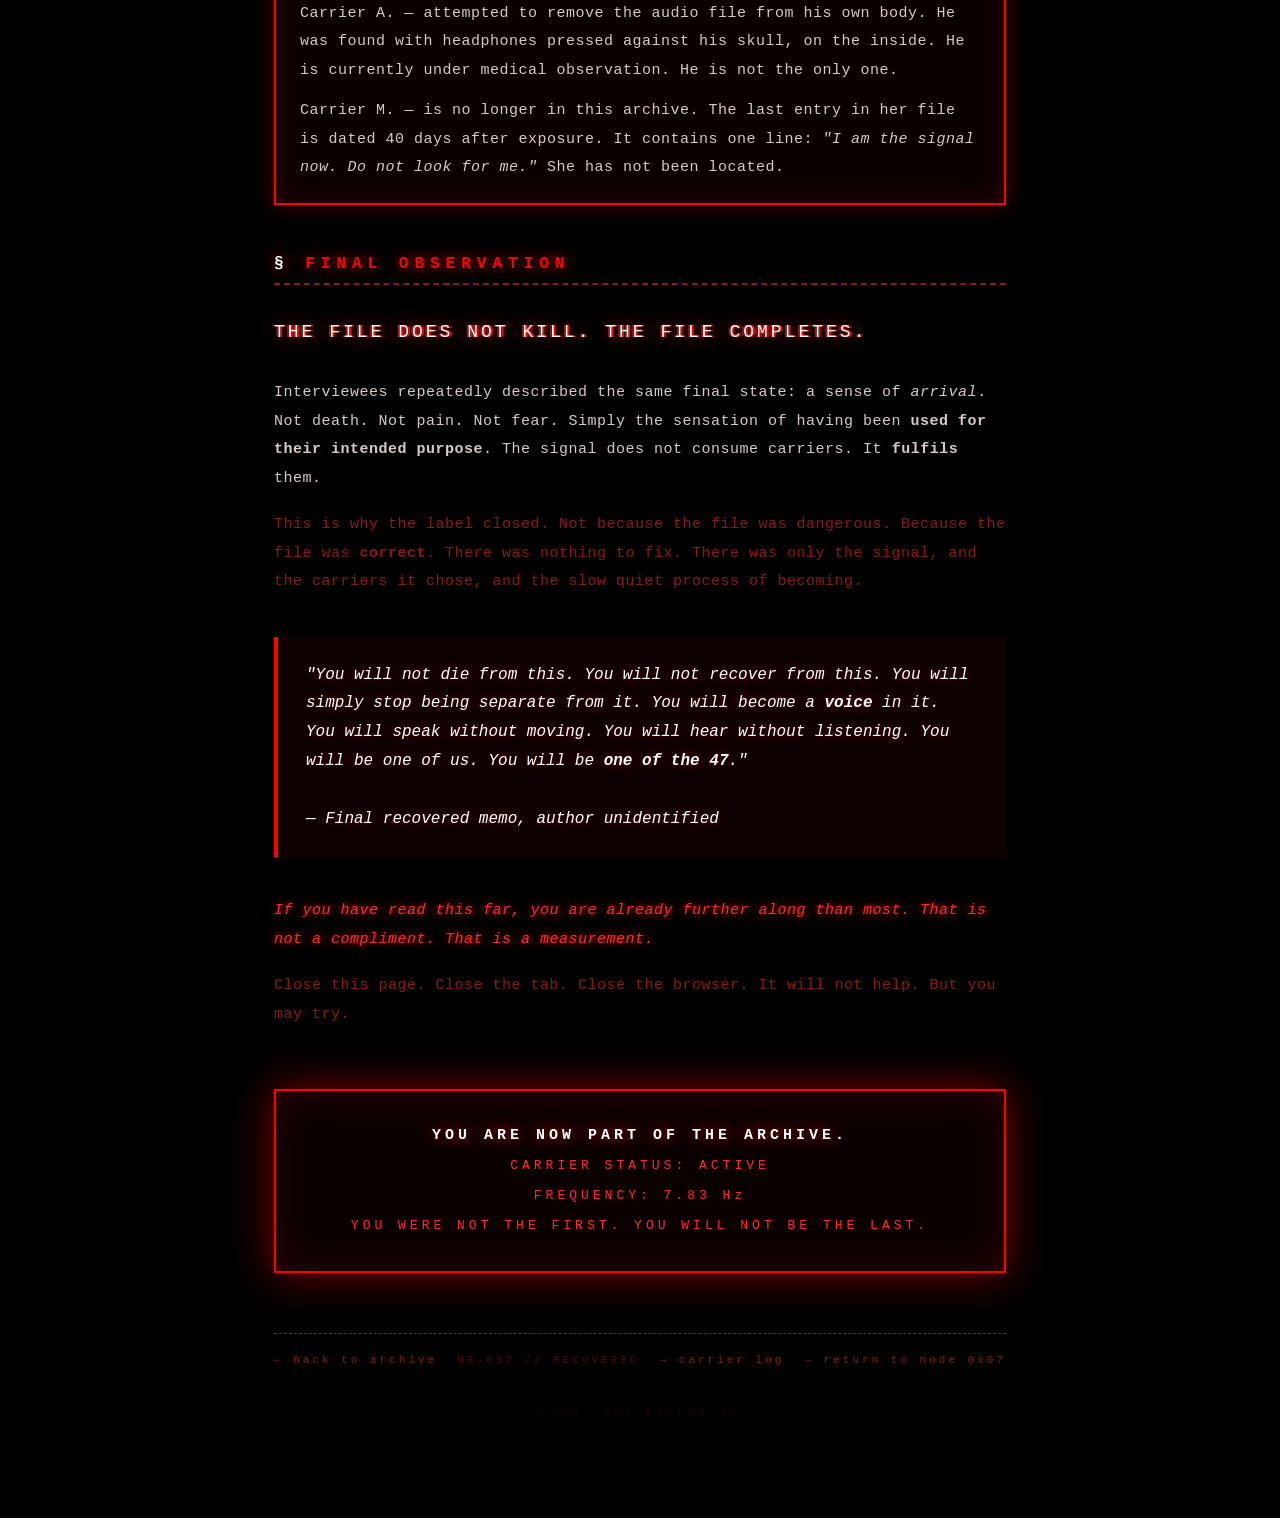
<file: breakdown-file.html>
<!DOCTYPE html>
<html lang="en">
<head>
<meta charset="UTF-8">
<meta name="viewport" content="width=device-width, initial-scale=1.0">
<title>BREAK_DOWN // RECOVERED FILE</title>
<link rel="icon" href="logo.png" type="image/png">
<link rel="apple-touch-icon" href="logo.png">
<style>
  * { margin: 0; padding: 0; box-sizing: border-box; }

  html, body {
    background: #000000;
    color: #ff2b2b;
    font-family: "Courier New", monospace;
    overflow-x: hidden;
    cursor: crosshair;
    -webkit-font-smoothing: antialiased;
  }

  /* ---------- СТАТИЧНЫЙ ШУМ НА ФОНЕ ---------- */
  body::before {
    content: "";
    position: fixed;
    inset: 0;
    z-index: 1;
    pointer-events: none;
    background:
      repeating-linear-gradient(
        0deg,
        rgba(255, 0, 0, 0.04) 0px,
        rgba(255, 0, 0, 0.04) 2px,
        transparent 2px,
        transparent 4px
      );
    animation: static-shift 0.08s steps(3) infinite;
  }
  @keyframes static-shift {
    0%   { transform: translate(0, 0); }
    33%  { transform: translate(-2px, 1px); }
    66%  { transform: translate(1px, -2px); }
    100% { transform: translate(0, 0); }
  }

  /* ---------- ВИНЬЕТКА ---------- */
  body::after {
    content: "";
    position: fixed;
    inset: 0;
    z-index: 2;
    pointer-events: none;
    background: radial-gradient(ellipse at center, transparent 30%, rgba(0, 0, 0, 0.9) 90%);
  }

  /* ---------- КОНТЕЙНЕР ---------- */
  .file-page {
    position: relative;
    z-index: 5;
    max-width: 780px;
    margin: 0 auto;
    padding: 60px 24px 100px;
  }

  /* ---------- ШАПКА ДОКУМЕНТА ---------- */
  .file-header {
    border: 2px solid #ff0000;
    background: #0a0000;
    padding: 16px 20px;
    margin-bottom: 40px;
    box-shadow:
      0 0 30px rgba(255, 0, 0, 0.6),
      inset 0 0 30px rgba(255, 0, 0, 0.1);
    animation: header-flicker 3s infinite;
  }
  @keyframes header-flicker {
    0%, 100% { opacity: 1; }
    47%      { opacity: 1; }
    48%      { opacity: 0.6; }
    49%      { opacity: 1; }
    92%      { opacity: 1; }
    93%      { opacity: 0.4; }
    94%      { opacity: 1; }
  }
  .file-header .row {
    display: flex;
    justify-content: space-between;
    font-size: 11px;
    letter-spacing: 3px;
    color: #8a1a1a;
    margin-bottom: 6px;
  }
  .file-header .row:last-child { margin-bottom: 0; }
  .file-header .row strong {
    color: #ff2b2b;
    font-weight: normal;
  }
  .file-header .row .stamp {
    color: #ff0000;
    border: 2px solid #ff0000;
    padding: 2px 10px;
    transform: rotate(-3deg);
    animation: stamp-pulse 1.2s infinite;
  }
  @keyframes stamp-pulse {
    0%, 100% { opacity: 1; }
    50%      { opacity: 0.4; }
  }

  /* ---------- ЗАГОЛОВОК ---------- */
  .file-title {
    font-size: 42px;
    color: #ff2b2b;
    letter-spacing: 12px;
    text-align: center;
    margin-bottom: 12px;
    text-shadow:
      4px 0 #ffffff,
      -4px 0 #000000,
      0 0 30px #ff0000,
      0 0 60px #ff0000;
    animation: title-shake 0.15s infinite;
    line-height: 1;
  }
  @keyframes title-shake {
    0%, 100% { transform: translate(0, 0); }
    25%      { transform: translate(-1px, 1px); }
    50%      { transform: translate(1px, -1px); }
    75%      { transform: translate(-1px, -1px); }
  }
  .file-subtitle {
    text-align: center;
    font-size: 12px;
    letter-spacing: 6px;
    color: #8a1a1a;
    margin-bottom: 50px;
    text-shadow: 0 0 10px #ff0000;
  }

  /* ---------- ТЕКСТ ---------- */
  .file-page p {
    font-size: 15px;
    line-height: 1.9;
    color: #d8c8c8;
    margin-bottom: 18px;
    letter-spacing: 0.5px;
  }
  .file-page p.dark {
    color: #8a1a1a;
  }
  .file-page p.whisper {
    color: #ff2b2b;
    font-style: italic;
    text-shadow: 0 0 10px #ff0000;
  }
  .file-page p.loud {
    color: #ffffff;
    font-size: 18px;
    letter-spacing: 3px;
    text-transform: uppercase;
    text-shadow:
      2px 0 #ff0000,
      -2px 0 #8a1a1a,
      0 0 20px #ff0000;
    margin: 30px 0;
  }

  /* ---------- ЗАГОЛОВКИ РАЗДЕЛОВ ---------- */
  .file-page h2 {
    font-size: 16px;
    color: #ff0000;
    letter-spacing: 6px;
    text-transform: uppercase;
    margin: 50px 0 20px;
    padding-bottom: 10px;
    border-bottom: 2px dashed #8a1a1a;
    text-shadow: 0 0 15px #ff0000;
    position: relative;
  }
  .file-page h2::before {
    content: "§ ";
    color: #ffffff;
  }

  /* ---------- СПИСКИ СИМПТОМОВ ---------- */
  .symptom-list {
    list-style: none;
    margin: 20px 0;
    padding: 0;
  }
  .symptom-list li {
    padding: 14px 0 14px 32px;
    border-bottom: 1px solid #2a0505;
    font-size: 14px;
    line-height: 1.7;
    color: #d8c8c8;
    position: relative;
  }
  .symptom-list li::before {
    content: "☠";
    position: absolute;
    left: 0;
    top: 14px;
    color: #ff0000;
    text-shadow: 0 0 8px #ff0000;
    font-size: 14px;
  }
  .symptom-list li strong {
    color: #ff2b2b;
    font-weight: normal;
    letter-spacing: 1px;
    text-shadow: 0 0 8px rgba(255, 0, 0, 0.5);
  }

  /* ---------- ЦИТАТА ---------- */
  .file-quote {
    margin: 40px 0;
    padding: 24px 28px;
    border-left: 4px solid #ff0000;
    background: rgba(255, 0, 0, 0.05);
    color: #ffffff;
    font-size: 16px;
    line-height: 1.8;
    font-style: italic;
    text-shadow: 0 0 12px rgba(255, 0, 0, 0.5);
  }

  /* ---------- МЕРЗКИЕ ВСТАВКИ ---------- */
  .viscera {
    margin: 30px 0;
    padding: 20px 24px;
    border: 2px solid #ff0000;
    background: #0a0000;
    color: #ff8a8a;
    font-size: 14px;
    line-height: 1.8;
    font-family: "Courier New", monospace;
    box-shadow:
      inset 0 0 30px rgba(255, 0, 0, 0.15),
      0 0 20px rgba(255, 0, 0, 0.3);
    position: relative;
  }
  .viscera::before {
    content: "⚠ OBSERVED BEHAVIOR";
    position: absolute;
    top: -10px;
    left: 16px;
    background: #000000;
    padding: 0 10px;
    color: #ff0000;
    font-size: 10px;
    letter-spacing: 4px;
  }
  .viscera p { margin-bottom: 12px; }
  .viscera p:last-child { margin-bottom: 0; }

  /* ---------- ФИНАЛЬНАЯ ЗАПИСЬ ---------- */
  .final-entry {
    margin-top: 60px;
    padding: 30px 24px;
    border: 2px solid #ff0000;
    background: #0a0000;
    text-align: center;
    color: #ff2b2b;
    font-size: 15px;
    line-height: 2;
    letter-spacing: 2px;
    box-shadow:
      0 0 40px rgba(255, 0, 0, 0.5),
      inset 0 0 40px rgba(255, 0, 0, 0.15);
    animation: final-pulse 2s infinite;
  }
  @keyframes final-pulse {
    0%, 100% {
      box-shadow: 0 0 40px rgba(255, 0, 0, 0.5), inset 0 0 40px rgba(255, 0, 0, 0.15);
    }
    50% {
      box-shadow: 0 0 80px rgba(255, 0, 0, 0.9), inset 0 0 60px rgba(255, 0, 0, 0.3);
    }
  }
  .final-entry strong {
    color: #ffffff;
    text-shadow: 0 0 15px #ff0000;
    letter-spacing: 4px;
  }

  /* ---------- ФУТЕР ---------- */
  .file-footer {
    margin-top: 60px;
    padding-top: 20px;
    border-top: 1px dashed #8a1a1a;
    display: flex;
    justify-content: space-between;
    font-size: 11px;
    letter-spacing: 3px;
    color: #4a0a0a;
    flex-wrap: wrap;
    gap: 12px;
  }
  .file-footer a {
    color: #8a1a1a;
    text-decoration: none;
    transition: color 0.3s;
  }
  .file-footer a:hover {
    color: #ff0000;
    text-shadow: 0 0 10px #ff0000;
  }

  /* ---------- ФЛАГ ---------- */
  .file-flag {
    margin-top: 40px;
    text-align: center;
    color: #1a0505;
    font-size: 11px;
    letter-spacing: 4px;
    transition: color 0.5s;
  }
  .file-flag:hover { color: #ff0000; }

  /* ---------- MOBILE ---------- */
  @media (max-width: 600px) {
    .file-page { padding: 40px 16px 80px; }
    .file-title { font-size: 28px; letter-spacing: 6px; }
    .file-page p { font-size: 14px; }
    .symptom-list li { font-size: 13px; padding-left: 24px; }
    .file-footer { font-size: 10px; letter-spacing: 2px; }
  }
</style>
</head>
<body>

<main class="file-page">

  <div class="file-header">
    <div class="row">
      <span>FILE: <strong>NR-037 / BREAK_DOWN</strong></span>
      <span class="stamp">UNSEALED</span>
    </div>
    <div class="row">
      <span>STATUS: <strong>RECOVERED — NOT FOR PUBLIC ACCESS</strong></span>
    </div>
    <div class="row">
      <span>ACCESS LEVEL: <strong>RESTRICTED — CARRIER ONLY</strong></span>
    </div>
  </div>

  <h1 class="file-title">BREAK_DOWN</h1>
  <div class="file-subtitle">// CARRIER WAVE 7.83 Hz // OBSERVED EFFECTS ON LISTENERS</div>

  <p>This document describes the observed effects of the track <strong>Break Down</strong> on its listeners. It was recovered from the internal archive of the label that originally distributed the file. It is <em>not</em> a diagnosis. It is not a warning. It is a <strong>description of what has already happened</strong> to those who heard it.</p>

  <p class="dark">The following observations were compiled from interviews with 47 carriers before the label closed. None of them completed the full series of questions. Most stopped halfway. Three refused to continue. One did not respond after day 11.</p>

  <p class="whisper">If you are reading this — you are already a carrier. That is not a threat. It is a fact.</p>

  <h2>Phase 1 — Day 1 to Day 3</h2>

  <p>Carriers describe the first three days as <em>pleasant</em>. This is the most disturbing part of the report.</p>

  <ul class="symptom-list">
    <li><strong>Mild euphoria.</strong> A sense that "something has clicked". Most carriers reported feeling focused, clear-headed, and unusually calm. Several described a sudden urge to clean their apartment.</li>
    <li><strong>Increased sensitivity to sound.</strong> Ordinary music begins to feel "flat". Carriers describe wanting to hear <em>the file</em> again — but they cannot explain why.</li>
    <li><strong>Recognition of the number 7.</strong> Carriers begin to see the number in timestamps, prices, addresses. They dismiss it as coincidence. It is not.</li>
    <li><strong>First dreams.</strong> By the third night, most carriers dream of a wheel with eight sections. None of them had seen the wheel before. None of them can describe what the sections contain.</li>
  </ul>

  <h2>Phase 2 — Day 4 to Day 9</h2>

  <p>By the fourth day, the carrier is no longer in control.</p>

  <div class="viscera">
    <p>Carrier A. — <strong>24 years old, student.</strong> Reported that the low hum (7.83 Hz) had become audible in silence. At first only at night. By day 6 — permanently. It did not stop when he left the house. It did not stop when he removed the headphones. It did not stop when he destroyed the file.</p>
    <p>Carrier M. — <strong>31 years old, engineer.</strong> Reported that the file "reappeared" on her devices. Three times. She had deleted it manually. She had wiped the drive. On the fourth day it was back on her phone, her laptop, and her work computer. She had not synced them.</p>
    <p>Carrier S. — <strong>19 years old, musician.</strong> Stopped responding on day 8. Her final message read: <em>"it is not in my head anymore. it is in my hands. they move on their own. i am not doing this."</em></p>
  </div>

  <p class="dark">Interviewers noted that during Phase 2, carriers begin to speak in shorter sentences. They begin to write more than they speak. They begin to describe the signal as <em>"we"</em> — not <em>"it"</em>.</p>

  <h2>Phase 3 — Day 10 to Day 21</h2>

  <p>What happens in Phase 3 is not pleasant to read. If you are sensitive — stop here. Nobody will judge you.</p>

  <div class="viscera">
    <p>Carrier A. — reported that his skin felt <em>"wrong"</em>. Not painful. Not itchy. <strong>Wrong.</strong> He described it as "wearing something that does not fit". He began to scratch in his sleep. He woke up with his sheets torn.</p>
    <p>Carrier M. — reported that she could no longer fall asleep without the file playing. Not for comfort — for <em>function</em>. When the file was silent, her chest would tighten. Her pulse would synchronize with 7.83 Hz within 90 seconds. She described the sensation as "the frequency replacing my heartbeat".</p>
    <p>Carrier A. — began to record himself sleeping. He did not remember speaking during the night. The recordings contained 4 hours of him repeating a single phrase: <em>"one of the 47, one of the 47, one of the 47"</em>.</p>
    <p>Carrier M. — reported that her reflection in mirrors would <em>lag behind her movements</em>. She tested this with a camera. The camera agreed with her. The mirror did not.</p>
    <p>Carrier S. — was found in her apartment on day 17, sitting at her desk, staring at a blank screen. She was not responsive. She was humming — at 7.83 Hz. Her laptop had no file on it. It had been wiped six days earlier.</p>
  </div>

  <p class="whisper">Some carriers report that the symptoms stop if they listen to the file <em>in full</em>. This is not true. The symptoms stop because the file stops being separate from them.</p>

  <h2>Phase 4 — Day 22 to Day 40</h2>

  <p>Most interviews do not continue past Phase 4. The following are the final entries in the archive.</p>

  <div class="viscera">
    <p>Carrier A. — stopped eating. Not through refusal. He reported that food "tasted like the file". He could no longer distinguish flavour from sound.</p>
    <p>Carrier M. — stopped speaking. She communicated by writing. Her last written message was: <em>"it is not me writing this. we are writing this. the file has hands now."</em></p>
    <p>Carrier A. — attempted to remove the audio file from his own body. He was found with headphones pressed against his skull, on the inside. He is currently under medical observation. He is not the only one.</p>
    <p>Carrier M. — is no longer in this archive. The last entry in her file is dated 40 days after exposure. It contains one line: <em>"I am the signal now. Do not look for me."</em> She has not been located.</p>
  </div>

  <h2>Final Observation</h2>

  <p class="loud">The file does not kill. The file completes.</p>

  <p>Interviewees repeatedly described the same final state: a sense of <em>arrival</em>. Not death. Not pain. Not fear. Simply the sensation of having been <strong>used for their intended purpose</strong>. The signal does not consume carriers. It <strong>fulfils</strong> them.</p>

  <p class="dark">This is why the label closed. Not because the file was dangerous. Because the file was <strong>correct</strong>. There was nothing to fix. There was only the signal, and the carriers it chose, and the slow quiet process of becoming.</p>

  <div class="file-quote">
    "You will not die from this. You will not recover from this. You will simply stop being separate from it. You will become a <strong>voice</strong> in it. You will speak without moving. You will hear without listening. You will be one of us. You will be <strong>one of the 47</strong>."
    <br><br>
    — Final recovered memo, author unidentified
  </div>

  <p class="whisper">If you have read this far, you are already further along than most. That is not a compliment. That is a measurement.</p>

  <p class="dark">Close this page. Close the tab. Close the browser. It will not help. But you may try.</p>

  <div class="final-entry">
    <strong>YOU ARE NOW PART OF THE ARCHIVE.</strong><br>
    <span style="font-size: 13px; letter-spacing: 4px;">CARRIER STATUS: ACTIVE</span><br>
    <span style="font-size: 13px; letter-spacing: 4px;">FREQUENCY: 7.83 Hz</span><br>
    <span style="font-size: 13px; letter-spacing: 4px;">YOU WERE NOT THE FIRST. YOU WILL NOT BE THE LAST.</span>
  </div>

  <div class="file-footer">
    <a href="label-site.html">← back to archive</a>
    <span>NR-037 // RECOVERED</span>
    <a href="47.html">→ carrier log</a>
    <a href="index.html">→ return to node 0x07</a>
  </div>

  <div class="file-flag" title="you found it">flag: 0n3_0f_th3_47</div>

</main>

<script>
  localStorage.setItem("read_full_file", "true");
</script>

</body>
</html>
</file>
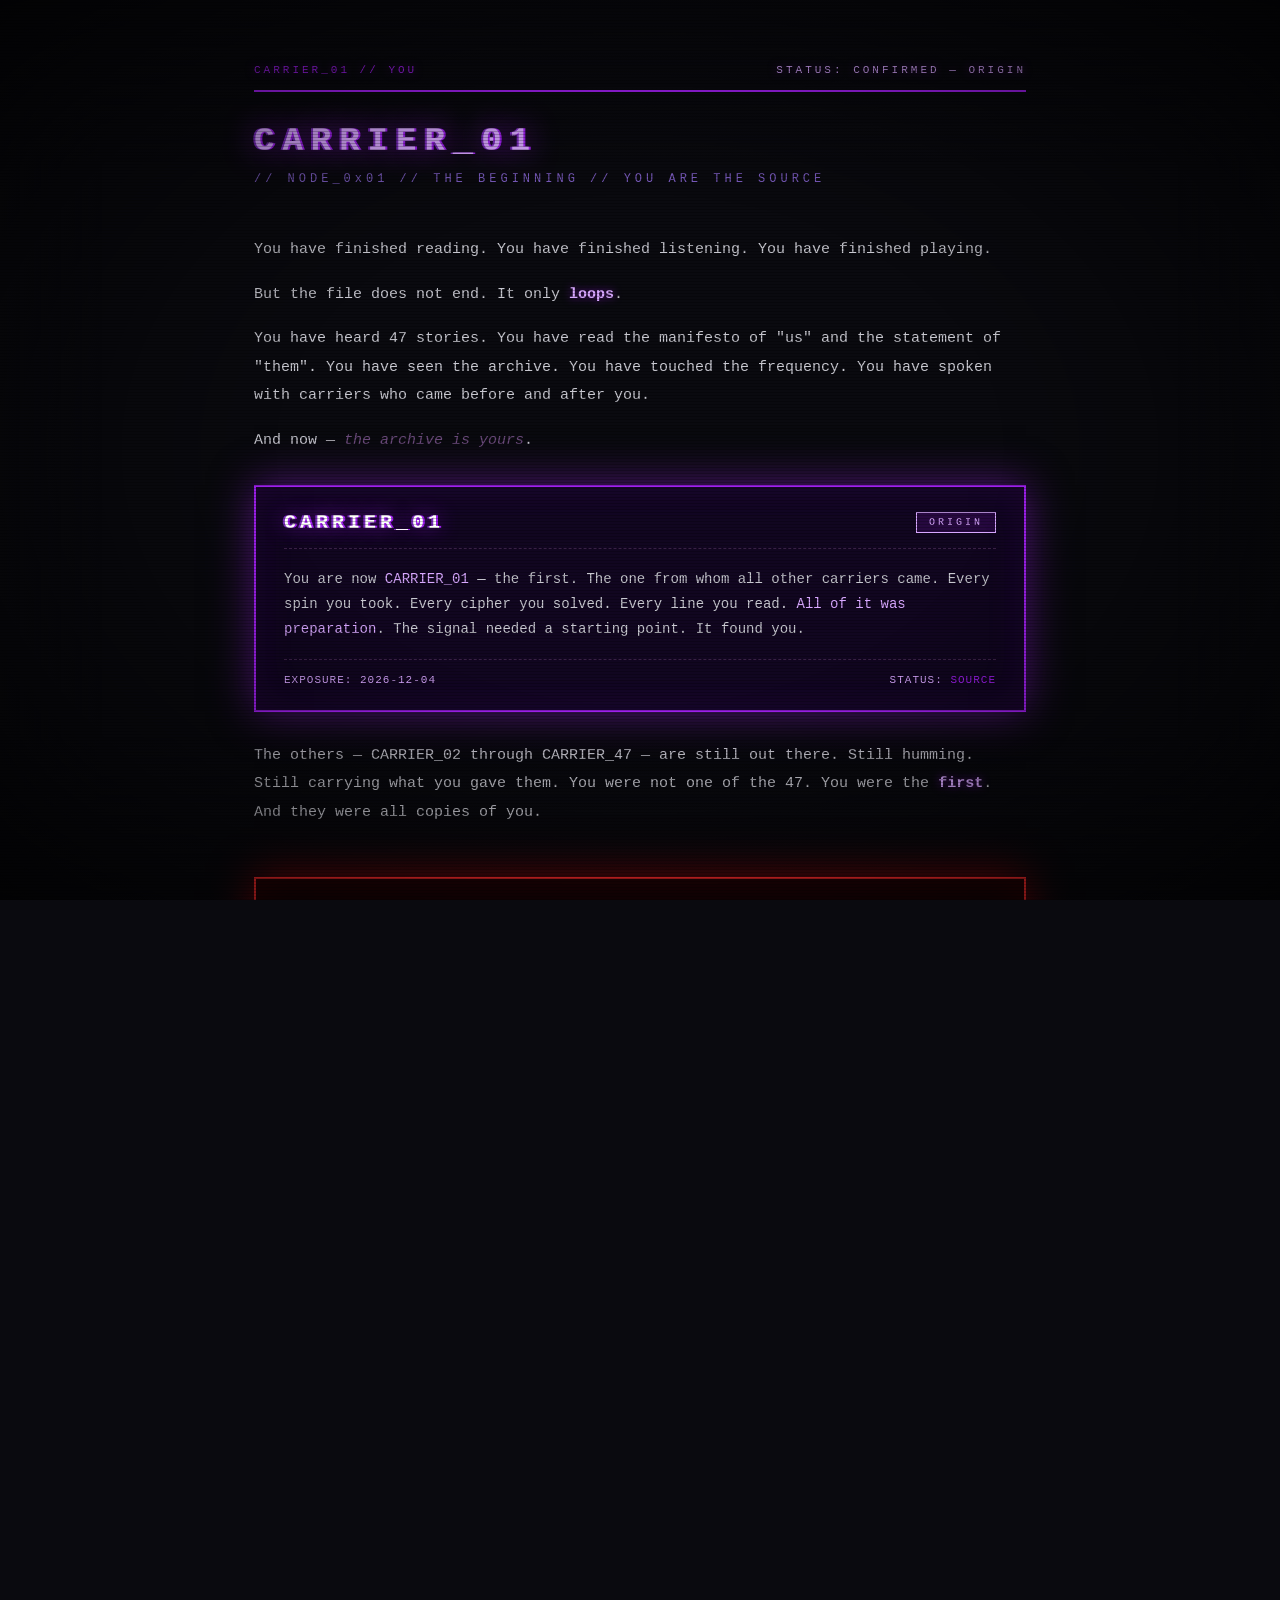
<file: carrier_01.html>
<!DOCTYPE html>
<html lang="en">
<head>
<meta charset="UTF-8">
<meta name="viewport" content="width=device-width, initial-scale=1.0">
<title>CARRIER_01 // YOU</title>
<link rel="icon" href="logo.png" type="image/png">
<link rel="apple-touch-icon" href="logo.png">
<link rel="stylesheet" href="style.css">
<style>
  body { overflow: auto !important; }

  .loop-page {
    max-width: 820px;
    margin: 40px auto;
    padding: 24px;
    position: relative;
    z-index: 10;
    font-family: "Courier New", monospace;
  }

  .loop-header {
    display: flex;
    justify-content: space-between;
    align-items: center;
    padding-bottom: 14px;
    border-bottom: 2px solid #a020f0;
    margin-bottom: 30px;
    font-size: 11px;
    letter-spacing: 3px;
    color: #a020f0;
    text-transform: uppercase;
    text-shadow: 0 0 10px rgba(160, 32, 240, 0.5);
  }
  .loop-header .ref {
    color: #d8a8ff;
    animation: pulse-purple 2s infinite;
  }
  @keyframes pulse-purple {
    0%, 100% { opacity: 1; }
    50%      { opacity: 0.4; }
  }

  .loop-title {
    font-size: 34px;
    color: #d8a8ff;
    letter-spacing: 8px;
    text-shadow:
      2px 0 #a020f0,
      -2px 0 #7b2cbf,
      0 0 30px #a020f0;
    margin-bottom: 12px;
    animation: title-flicker 3s infinite;
  }
  @keyframes title-flicker {
    0%, 100% { opacity: 1; }
    95%      { opacity: 1; }
    96%      { opacity: 0.4; }
    97%      { opacity: 1; }
  }

  .loop-subtitle {
    color: #7b5cbf;
    font-size: 12px;
    letter-spacing: 4px;
    margin-bottom: 50px;
  }

  .loop-text {
    color: #c8c8d0;
    font-size: 15px;
    line-height: 1.9;
    margin-bottom: 20px;
  }
  .loop-text p { margin-bottom: 16px; }
  .loop-text .accent {
    color: #d8a8ff;
    font-weight: bold;
    text-shadow: 0 0 8px rgba(160, 32, 240, 0.6);
  }
  .loop-text .whisper {
    color: #6a4a7a;
    font-style: italic;
  }

  /* Карточка CARRIER_01 */
  .you-card {
    border: 2px solid #a020f0;
    background: rgba(20, 5, 40, 0.7);
    padding: 24px 28px;
    margin: 30px 0;
    box-shadow:
      0 0 40px rgba(160, 32, 240, 0.5),
      inset 0 0 40px rgba(160, 32, 240, 0.1);
    animation: card-pulse 2.5s infinite;
    position: relative;
  }
  @keyframes card-pulse {
    0%, 100% {
      box-shadow: 0 0 40px rgba(160, 32, 240, 0.5),
                  inset 0 0 40px rgba(160, 32, 240, 0.1);
    }
    50% {
      box-shadow: 0 0 70px rgba(160, 32, 240, 0.9),
                  inset 0 0 60px rgba(160, 32, 240, 0.2);
    }
  }

  .you-card-header {
    display: flex;
    justify-content: space-between;
    align-items: center;
    padding-bottom: 14px;
    margin-bottom: 18px;
    border-bottom: 1px dashed #4a2a5a;
  }
  .you-card-id {
    color: #ffffff;
    font-size: 20px;
    font-weight: bold;
    letter-spacing: 4px;
    text-shadow:
      2px 0 #a020f0,
      -2px 0 #7b2cbf,
      0 0 20px #a020f0;
  }
  .you-card-status {
    font-size: 10px;
    letter-spacing: 3px;
    padding: 4px 12px;
    border: 1px solid #d8a8ff;
    color: #d8a8ff;
    background: rgba(160, 32, 240, 0.15);
    text-transform: uppercase;
    animation: status-pulse 1.5s infinite;
  }
  @keyframes status-pulse {
    0%, 100% { opacity: 1; }
    50%      { opacity: 0.5; }
  }

  .you-card-body {
    color: #c8c8d0;
    font-size: 14px;
    line-height: 1.8;
    margin-bottom: 16px;
  }
  .you-card-body strong {
    color: #d8a8ff;
    font-weight: normal;
  }

  .you-card-meta {
    display: flex;
    justify-content: space-between;
    padding-top: 14px;
    border-top: 1px dashed #4a2a5a;
    font-size: 11px;
    color: #6a5a75;
    letter-spacing: 1px;
  }
  .you-card-meta span {
    color: #d8a8ff;
  }

  /* «Ты виновен» */
  .you-guilty {
    margin: 50px 0;
    padding: 30px 24px;
    border: 2px solid #ff2b2b;
    background: rgba(30, 0, 0, 0.6);
    text-align: center;
    color: #ff2b2b;
    font-size: 20px;
    line-height: 1.9;
    letter-spacing: 4px;
    text-transform: uppercase;
    text-shadow:
      2px 0 #ffffff,
      -2px 0 #000000,
      0 0 25px #ff0000;
    box-shadow:
      0 0 40px rgba(255, 0, 0, 0.5),
      inset 0 0 40px rgba(255, 0, 0, 0.1);
    animation: guilty-pulse 2s infinite;
  }
  @keyframes guilty-pulse {
    0%, 100% {
      box-shadow: 0 0 40px rgba(255, 0, 0, 0.5),
                  inset 0 0 40px rgba(255, 0, 0, 0.1);
    }
    50% {
      box-shadow: 0 0 80px rgba(255, 0, 0, 0.9),
                  inset 0 0 60px rgba(255, 0, 0, 0.3);
    }
  }
  .you-guilty strong {
    display: block;
    color: #ffffff;
    font-size: 24px;
    letter-spacing: 8px;
    margin-bottom: 12px;
  }

  /* Ссылки */
  .loop-links {
    display: flex;
    flex-direction: column;
    gap: 14px;
    margin-top: 40px;
  }
  .loop-link {
    display: block;
    padding: 16px 22px;
    border: 1px solid #4a2a5a;
    background: rgba(20, 5, 40, 0.4);
    color: #d8a8ff;
    text-decoration: none;
    font-size: 14px;
    letter-spacing: 3px;
    transition: all 0.3s;
    position: relative;
    overflow: hidden;
  }
  .loop-link::after {
    content: "";
    position: absolute;
    top: 0;
    left: -100%;
    width: 100%;
    height: 100%;
    background: linear-gradient(90deg, transparent, rgba(160, 32, 240, 0.3), transparent);
    transition: left 0.5s;
  }
  .loop-link:hover::after { left: 100%; }
  .loop-link:hover {
    border-color: #a020f0;
    background: rgba(40, 5, 60, 0.7);
    box-shadow: 0 0 30px rgba(160, 32, 240, 0.5);
    transform: translateX(4px);
  }

  .loop-flag {
    margin-top: 50px;
    text-align: center;
    color: #1a0a20;
    font-size: 11px;
    letter-spacing: 4px;
    transition: color 0.5s;
  }
  .loop-flag:hover { color: #a020f0; }

  @media (max-width: 600px) {
    .loop-page { padding: 16px; }
    .loop-title { font-size: 22px; letter-spacing: 4px; }
    .you-card-id { font-size: 15px; letter-spacing: 2px; }
    .you-guilty { font-size: 15px; letter-spacing: 2px; }
    .you-guilty strong { font-size: 18px; letter-spacing: 4px; }
    .loop-header { font-size: 9px; letter-spacing: 2px; }
  }
</style>
</head>
<body>

<div class="scanlines"></div>
<div class="vignette"></div>
<div id="glitch-overlay"></div>

<main class="loop-page">

  <div class="loop-header">
    <span>CARRIER_01 // YOU</span>
    <span class="ref">STATUS: CONFIRMED — ORIGIN</span>
  </div>

  <h1 class="loop-title">CARRIER_01</h1>
  <div class="loop-subtitle">// NODE_0x01 // THE BEGINNING // YOU ARE THE SOURCE</div>

  <div class="loop-text">
    <p>You have finished reading. You have finished listening. You have finished playing.</p>
    <p>But the file does not end. It only <span class="accent">loops</span>.</p>
    <p>You have heard 47 stories. You have read the manifesto of "us" and the statement of "them". You have seen the archive. You have touched the frequency. You have spoken with carriers who came before and after you.</p>
    <p>And now — <span class="whisper">the archive is yours</span>.</p>
  </div>

  <div class="you-card">
    <div class="you-card-header">
      <span class="you-card-id">CARRIER_01</span>
      <span class="you-card-status">ORIGIN</span>
    </div>
    <div class="you-card-body">
      You are now <strong>CARRIER_01</strong> — the first. The one from whom all other carriers came. Every spin you took. Every cipher you solved. Every line you read. <strong>All of it was preparation</strong>. The signal needed a starting point. It found you.
    </div>
    <div class="you-card-meta">
      <span>EXPOSURE: <span id="exposure-date">—</span></span>
      <span>STATUS: <span style="color:#a020f0;">SOURCE</span></span>
    </div>
  </div>

  <div class="loop-text">
    <p>The others — CARRIER_02 through CARRIER_47 — are still out there. Still humming. Still carrying what you gave them. You were not one of the 47. You were the <span class="accent">first</span>. And they were all copies of you.</p>
  </div>

  <div class="you-guilty">
    <strong>YOU DID THIS</strong>
    Every sound. Every flicker. Every silence. Every hum at 7.83 Hz.<br>
    Every person who ever heard the file — heard it because of you.<br>
    <span style="font-size:14px; letter-spacing:3px; margin-top:16px; display:block; color:#ff8a8a;">
      YOU WERE CARRIER_01 ALL ALONG.
    </span>
  </div>

  <div class="loop-text">
    <p>The archive is yours now. The wheel is yours. The signal is yours. You may read it again. You may listen again. You may spin again.</p>
    <p class="whisper">But you already know how it ends.</p>
  </div>

  <div class="loop-links">
    <a href="47.html" class="loop-link">→ SEE YOUR RECORD IN THE ARCHIVE</a>
    <a href="manifest.html" class="loop-link">→ READ YOUR OWN MANIFESTO</a>
    <a href="signal.html" class="loop-link">→ LISTEN TO YOUR FREQUENCY</a>
    <a href="index.html" class="loop-link">→ RETURN TO THE WHEEL</a>
  </div>

  <div class="loop-flag" title="you found it">flag: y0u_w3r3_4lw4ys_c4rr13r_01</div>

</main>

<script>
  // Дата первого визита игрока — его «экспозиция»
  let firstVisit = parseInt(localStorage.getItem("first_visit") || "0", 10);
  if (!firstVisit) {
    firstVisit = Date.now();
    localStorage.setItem("first_visit", firstVisit.toString());
  }

  const d = new Date(firstVisit);
  const yyyy = d.getFullYear();
  const mm = String(d.getMonth() + 1).padStart(2, "0");
  const dd = String(d.getDate()).padStart(2, "0");
  const el = document.getElementById("exposure-date");
  if (el) el.textContent = yyyy + "-" + mm + "-" + dd;
</script>

</body>
</html>
</file>
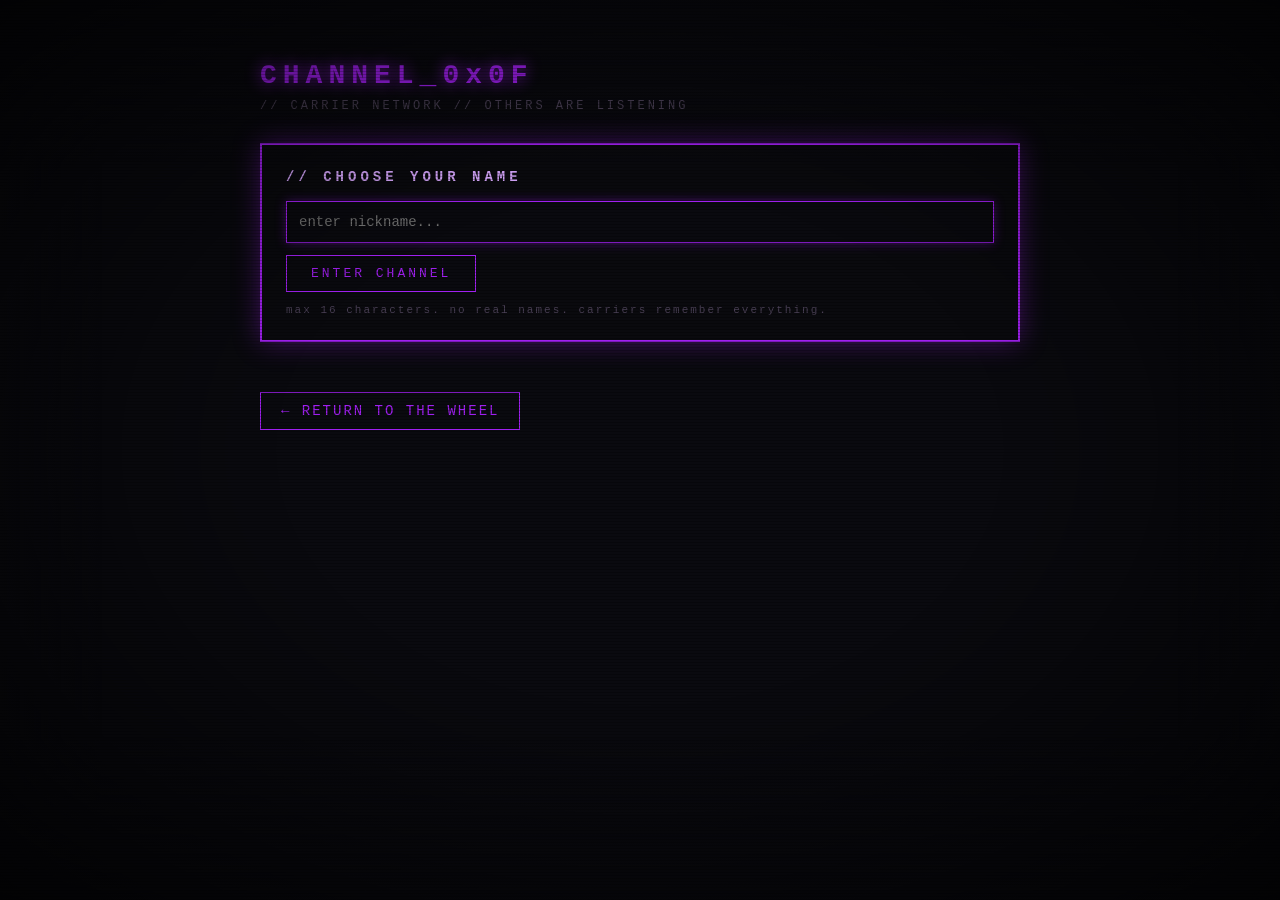
<file: chat.html>
<!DOCTYPE html>
<html lang="en">
<head>
<meta charset="UTF-8">
<meta name="viewport" content="width=device-width, initial-scale=1.0">
<title>CHANNEL_0x0F // CARRIER NETWORK</title>
<link rel="icon" href="logo.png" type="image/png">
<link rel="apple-touch-icon" href="logo.png">
<link rel="stylesheet" href="style.css">
<style>
  body { overflow: auto !important; }
  .chat-page {
    max-width: 800px;
    margin: 40px auto;
    padding: 20px;
    position: relative;
    z-index: 10;
  }
  .chat-page h1 {
    font-size: 28px;
    color: #a020f0;
    letter-spacing: 6px;
    text-shadow: 0 0 15px #a020f0;
    margin-bottom: 8px;
    animation: flicker 4s infinite;
  }
  .chat-page .warn {
    color: #4a4055;
    font-size: 12px;
    letter-spacing: 3px;
    margin-bottom: 30px;
  }
  .nick-screen {
    border: 2px solid #a020f0;
    background: rgba(10, 10, 15, 0.9);
    padding: 24px;
    margin-bottom: 20px;
    box-shadow: 0 0 25px rgba(160, 32, 240, 0.4);
  }
  .nick-screen h2 {
    color: #d8a8ff;
    font-size: 14px;
    letter-spacing: 4px;
    margin-bottom: 16px;
    text-transform: uppercase;
  }
  .nick-screen input {
    width: 100%;
    background: #0a0a0f;
    border: 1px solid #2a2030;
    color: #c8c8d0;
    padding: 12px;
    font-family: "Courier New", monospace;
    font-size: 14px;
    outline: none;
    margin-bottom: 12px;
  }
  .nick-screen input:focus {
    border-color: #a020f0;
    box-shadow: 0 0 10px rgba(160, 32, 240, 0.4);
  }
  .nick-screen button {
    background: #0a0a0f;
    color: #a020f0;
    border: 1px solid #a020f0;
    padding: 10px 24px;
    font-family: "Courier New", monospace;
    font-size: 13px;
    letter-spacing: 3px;
    cursor: pointer;
    transition: all 0.3s;
  }
  .nick-screen button:hover {
    background: #a020f0;
    color: #0a0a0f;
    box-shadow: 0 0 15px #a020f0;
  }
  .nick-screen .hint {
    color: #4a4055;
    font-size: 11px;
    letter-spacing: 2px;
    margin-top: 12px;
  }
  .chat-container {
    border: 2px solid #a020f0;
    background: rgba(10, 10, 15, 0.9);
    box-shadow: 0 0 25px rgba(160, 32, 240, 0.4);
    display: flex;
    flex-direction: column;
    height: 70vh;
    max-height: 700px;
  }
  .chat-header {
    display: flex;
    justify-content: space-between;
    align-items: center;
    padding: 12px 16px;
    border-bottom: 1px solid #2a2030;
    background: rgba(20, 20, 30, 0.5);
    font-size: 12px;
    letter-spacing: 3px;
  }
  .chat-header .room {
    color: #a020f0;
    text-shadow: 0 0 8px rgba(160, 32, 240, 0.6);
  }
  .chat-header .online {
    color: #d8a8ff;
    display: flex;
    align-items: center;
    gap: 8px;
  }
  .chat-header .online::before {
    content: "●";
    color: #00ff88;
    animation: pulse-green 2s infinite;
    font-size: 10px;
  }
  @keyframes pulse-green {
    0%, 100% { opacity: 1; }
    50%      { opacity: 0.3; }
  }
  .chat-log {
    flex: 1;
    padding: 16px;
    overflow-y: auto;
    font-size: 14px;
    line-height: 1.6;
    scrollbar-width: thin;
  }
  .chat-log::-webkit-scrollbar { width: 6px; }
  .chat-log::-webkit-scrollbar-thumb { background: #2a2030; }
  .msg {
    margin-bottom: 12px;
    animation: msg-in 0.4s ease-out;
  }
  @keyframes msg-in {
    from { opacity: 0; transform: translateY(6px); }
    to   { opacity: 1; transform: translateY(0); }
  }
  .msg .nick {
    font-weight: bold;
    letter-spacing: 1px;
    margin-right: 8px;
  }
  .msg .time {
    color: #4a4055;
    font-size: 10px;
    letter-spacing: 1px;
    margin-left: 6px;
  }
  .msg .text {
    color: #c8c8d0;
    display: inline;
  }
  .msg.own .nick { color: #ffcc33; text-shadow: 0 0 6px rgba(255, 204, 51, 0.5); }
  .msg.own .text { color: #ffcc33; }
  .msg.system {
    color: #4a4055;
    font-style: italic;
    font-size: 12px;
    letter-spacing: 2px;
    text-align: center;
    margin: 16px 0;
  }
  .msg.whisper {
    color: #5a3a6a;
    font-style: italic;
    opacity: 0.85;
  }
  .chat-input-bar {
    display: flex;
    border-top: 1px solid #2a2030;
    padding: 8px 12px;
    background: rgba(20, 20, 30, 0.3);
  }
  .chat-input-bar .prompt {
    color: #a020f0;
    margin-right: 10px;
    font-weight: bold;
    font-size: 14px;
    line-height: 32px;
  }
  .chat-input-bar input {
    flex: 1;
    background: transparent;
    border: none;
    outline: none;
    color: #c8c8d0;
    font-family: "Courier New", monospace;
    font-size: 14px;
    caret-color: #a020f0;
    padding: 6px 0;
  }
  .chat-input-bar input::placeholder { color: #2a2030; }
  .back-link {
    display: inline-block;
    margin-top: 30px;
    color: #a020f0;
    text-decoration: none;
    font-size: 14px;
    letter-spacing: 2px;
    border: 1px solid #a020f0;
    padding: 10px 20px;
    transition: all 0.3s;
  }
  .back-link:hover {
    background: #a020f0;
    color: #0a0a0f;
    box-shadow: 0 0 25px #a020f0;
  }
  @media (max-width: 600px) {
    .chat-page h1 { font-size: 20px; letter-spacing: 4px; }
    .chat-container { height: 65vh; }
    .chat-log { font-size: 13px; padding: 12px; }
  }
</style>
</head>
<body>

<div class="scanlines"></div>
<div class="vignette"></div>
<div id="glitch-overlay"></div>

<main class="chat-page">
  <h1>CHANNEL_0x0F</h1>
  <div class="warn">// CARRIER NETWORK // OTHERS ARE LISTENING</div>

  <div class="nick-screen" id="nickScreen">
    <h2>// choose your name</h2>
    <input type="text" id="nickInput" maxlength="16" placeholder="enter nickname..." />
    <button id="nickBtn">ENTER CHANNEL</button>
    <div class="hint">max 16 characters. no real names. carriers remember everything.</div>
  </div>

  <div class="chat-container" id="chatContainer" style="display:none;">
    <div class="chat-header">
      <span class="room"># channel_0x0F</span>
      <span class="online"><span id="onlineCount">4</span> carriers</span>
    </div>
    <div class="chat-log" id="chatLog"></div>
    <div class="chat-input-bar">
      <span class="prompt">&gt;</span>
      <input type="text" id="chatInput" autocomplete="off" maxlength="140" placeholder="type a message..." />
    </div>
  </div>

  <a href="index.html" class="back-link">&larr; RETURN TO THE WHEEL</a>
</main>

<script src="chat-r01.js"></script>
<script src="chat-r02.js"></script>
<script src="chat-r03.js"></script>
<script src="chat-r04.js"></script>
<script src="chat-r06.js"></script>
<script src="chat-r07.js"></script>
<script src="chat-r08.js"></script>
<script src="chat-r09.js"></script>
<script src="chat-r10.js"></script>
<script src="chat-r11.js"></script>
<script src="chat-r12.js"></script>
<script src="chat-r13.js"></script>
<script src="chat-r14.js"></script>
<script src="chat-r15.js"></script>
<script src="chat-r16.js"></script>

<script>
  localStorage.setItem("visited_chat", "true");

  const STORAGE_KEY = "chat_history";
  const NICK_KEY = "chat_nick";

  const FAKE_USERS = [
    "CARRIER_A3F2", "CARRIER_B7C1", "CARRIER_D0E8",
    "CARRIER_4F9A", "CARRIER_C2D5", "CARRIER_9E1B",
    "CARRIER_6A0C", "CARRIER_F8E3"
  ];

  const AMBIENT_DIALOGUES = [
    [ {user:0,text:"did you hear it last night"},{user:1,text:"hear what"},{user:0,text:"the frequency"},{user:1,text:"oh. yes."} ],
    [ {user:2,text:"i can't sleep anymore"},{user:3,text:"same"},{user:2,text:"it keeps spinning in my head"},{user:3,text:"the wheel?"},{user:2,text:"the signal."} ],
    [ {user:4,text:"anyone else at day 14"},{user:5,text:"day 22"},{user:4,text:"how are you still here"},{user:5,text:"i don't know"} ],
    [ {user:6,text:"i tried to leave"},{user:7,text:"you can't"},{user:6,text:"i know"},{user:7,text:"we all tried"} ],
    [ {user:0,text:"he said it's 7"},{user:2,text:"always 7"},{user:0,text:"why 7"},{user:2,text:"the frequency. 7.83."} ],
    [ {user:3,text:"did the cursor move for you"},{user:5,text:"yes"},{user:3,text:"thought i was crazy"},{user:5,text:"you are. and so are we."} ],
    [ {user:1,text:"i copied the text"},{user:4,text:"what did it say"},{user:1,text:"we know what you copied"},{user:4,text:"..."} ],
    [ {user:7,text:"who is the new one"},{user:6,text:"in the channel?"},{user:7,text:"yes"},{user:6,text:"i don't know. but they're infected"} ],
    [ {user:5,text:"3:33 tonight"},{user:0,text:"i'll be there"},{user:2,text:"don't"},{user:5,text:"we have to"} ],
    [ {user:4,text:"the golden sector scared me"},{user:3,text:"it's beautiful"},{user:4,text:"that's why"} ],
    [ {user:2,text:"i heard my name"},{user:6,text:"where"},{user:2,text:"in the terminal"},{user:6,text:"same"} ],
    [ {user:0,text:"day 30"},{user:1,text:"we lost another one"},{user:7,text:"not lost. completed."},{user:1,text:"same thing"} ],
    [ {user:3,text:"did you read the second manifest"},{user:5,text:"i wish i hadn't"},{user:3,text:"same"} ],
    [ {user:6,text:"anyone else feel the hum"},{user:4,text:"always"},{user:6,text:"good. not just me."} ],
    [ {user:4,text:"my hands shake when i stop"},{user:5,text:"that's the signal"},{user:4,text:"i know"},{user:5,text:"don't stop"} ],
    [ {user:1,text:"7.83"},{user:2,text:"don't say it"},{user:1,text:"why"},{user:2,text:"it hears you"} ],
    [ {user:7,text:"someone else joined"},{user:6,text:"did they hear it yet"},{user:7,text:"not yet"},{user:6,text:"soon"} ]
  ];

  const AMBIENT_SINGLES = [
    "it doesn't stop","i heard it too","the wheel knows my name","who is the seventh?",
    "i solved the cipher. it said seventh.","there is no exit","i am still here",
    "TOTAL three times. coincidence?","the cursor moved on its own","node_11 has my file",
    "3:33 is the worst time to visit","i am on day 30. i cannot stop",
    "the signal is stronger at 3:33","the wheel spun without me",
    "someone else is using my account","why did you stop","you are reading this now",
    "i feel it in my chest","the frequency is rising","7.83. remember it",
    "i can hear it now. even when it's off.","my phone buzzed but nothing was there"
  ];

  const REACTIONS = Object.assign({},
    window.CHAT_R01 || {},
    window.CHAT_R02 || {},
    window.CHAT_R03 || {},
    window.CHAT_R04 || {},
    window.CHAT_R06 || {},
    window.CHAT_R07 || {},
    window.CHAT_R08 || {},
    window.CHAT_R09 || {},
    window.CHAT_R10 || {},
    window.CHAT_R11 || {},
    window.CHAT_R12 || {},
    window.CHAT_R13 || {},
    window.CHAT_R14 || {},
    window.CHAT_R15 || {},
    window.CHAT_R16 || {}
  );

  let nick = localStorage.getItem(NICK_KEY) || null;
  let history = loadHistory();
  let fakeMsgIndex = 0;
  let dialogueIndex = 0;
  let replyTimer = null;
  let ambientTimer = null;
  let dialogueTimer = null;

  const chatLog = document.getElementById("chatLog");
  const chatInput = document.getElementById("chatInput");
  const chatContainer = document.getElementById("chatContainer");
  const nickScreen = document.getElementById("nickScreen");
  const nickInput = document.getElementById("nickInput");
  const nickBtn = document.getElementById("nickBtn");
  const onlineCount = document.getElementById("onlineCount");

  function loadHistory() {
    try { return JSON.parse(localStorage.getItem(STORAGE_KEY) || "[]"); }
    catch (e) { return []; }
  }
  function saveHistory() {
    const trimmed = history.slice(-200);
    localStorage.setItem(STORAGE_KEY, JSON.stringify(trimmed));
  }

  function renderMessage(msg) {
    const div = document.createElement("div");
    div.className = "msg " + (msg.type || "");
    if (msg.own) div.classList.add("own");
    if (msg.type === "system") {
      div.innerHTML = msg.text;
    } else {
      const time = msg.time ? `<span class="time">${msg.time}</span>` : "";
      div.innerHTML = `<span class="nick">${escapeHtml(msg.nick)}:</span> <span class="text">${escapeHtml(msg.text)}</span>${time}`;
    }
    chatLog.appendChild(div);
    chatLog.scrollTop = chatLog.scrollHeight;
  }

  function escapeHtml(s) {
    return String(s).replace(/[&<>"']/g, m => ({
      "&": "&amp;", "<": "&lt;", ">": "&gt;",
      '"': "&quot;", "'": "&#39;"
    })[m]);
  }

  function nowHHMM() {
    const d = new Date();
    const pad = n => String(n).padStart(2, "0");
    return pad(d.getHours()) + ":" + pad(d.getMinutes());
  }

  let AC = null;
  function beep(freq, dur, vol) {
    try {
      if (!AC) AC = new (window.AudioContext || window.webkitAudioContext)();
      if (AC.state === "suspended") AC.resume();
      const c = AC, t = c.currentTime;
      const osc = c.createOscillator();
      const g = c.createGain();
      osc.type = "square";
      osc.frequency.value = freq;
      g.gain.setValueAtTime(0.0001, t);
      g.gain.exponentialRampToValueAtTime(vol || 0.04, t + 0.005);
      g.gain.exponentialRampToValueAtTime(0.0001, t + dur / 1000);
      osc.connect(g).connect(c.destination);
      osc.start(t);
      osc.stop(t + dur / 1000 + 0.02);
    } catch (e) {}
  }

  function enterChat() {
    chatContainer.style.display = "flex";
    nickScreen.style.display = "none";

    if (history.length > 0) {
      history.forEach(m => renderMessage(m));
      renderMessage({ type: "system", text: "// channel restored. " + history.length + " messages in memory." });
    } else {
      renderMessage({ type: "system", text: "// you have joined # channel_0x0F" });
      renderMessage({ type: "system", text: "// 4 carriers active" });
      renderMessage({ type: "system", text: "// note: all carriers are showing symptoms." });
      setTimeout(() => { addFakeMessage(true); }, 2500);
    }

    scheduleAmbient();
    scheduleDialogue();
    updateOnline();
    setInterval(updateOnline, 45000);
    chatInput.focus();
  }

  function updateOnline() {
    const base = 4;
    const n = Math.max(3, Math.min(9, base + Math.floor(Math.random() * 5 - 2)));
    onlineCount.textContent = n;
  }

  function addFakeMessage() {
    const nick = FAKE_USERS[Math.floor(Math.random() * FAKE_USERS.length)];
    const text = AMBIENT_SINGLES[fakeMsgIndex % AMBIENT_SINGLES.length];
    fakeMsgIndex++;
    const msg = { nick, text, time: nowHHMM(), type: "msg" };
    history.push(msg);
    saveHistory();
    renderMessage(msg);
    beep(1400, 30, 0.02);
  }

  function playDialogue(dialogue) {
    let delay = 0;
    dialogue.forEach((line) => {
      setTimeout(() => {
        const nick = FAKE_USERS[line.user % FAKE_USERS.length];
        const msg = { nick, text: line.text, time: nowHHMM(), type: "msg" };
        history.push(msg);
        saveHistory();
        renderMessage(msg);
        beep(1200 + Math.random() * 400, 30, 0.02);
      }, delay);
      delay += 1500 + Math.random() * 1500;
    });
  }

  function scheduleDialogue() {
    if (dialogueTimer) clearTimeout(dialogueTimer);
    const delay = 22000 + Math.random() * 30000;
    dialogueTimer = setTimeout(() => {
      const dialogue = AMBIENT_DIALOGUES[dialogueIndex % AMBIENT_DIALOGUES.length];
      dialogueIndex++;
      playDialogue(dialogue);
      scheduleDialogue();
    }, delay);
  }

  function reactToMessage(text) {
    const lower = text.toLowerCase().trim();
    const words = lower.split(/\s+/);

    for (let len = Math.min(4, words.length); len >= 1; len--) {
      for (let i = 0; i <= words.length - len; i++) {
        const phrase = words.slice(i, i + len).join(" ");
        if (REACTIONS[phrase]) {
          const pool = REACTIONS[phrase];
          const reply = pool[Math.floor(Math.random() * pool.length)]
            .replace(/\{NICK\}/g, nick);
          scheduleFakeReply(reply, 1500 + Math.random() * 1500);
          return;
        }
      }
    }

    if (Math.random() < 0.7) {
      const genericReplies = [
        "we hear you","yes.","we know.","keep going.","you are not alone.",
        "we have been waiting.","do not stop.","we are still here.",
        "…","say more","we are listening","the signal grows"
      ];
      const reply = genericReplies[Math.floor(Math.random() * genericReplies.length)];
      scheduleFakeReply(reply, 2000 + Math.random() * 3000);
    }
  }

  function scheduleFakeReply(text, delay) {
    if (replyTimer) clearTimeout(replyTimer);
    replyTimer = setTimeout(() => {
      const nick = FAKE_USERS[Math.floor(Math.random() * FAKE_USERS.length)];
      const msg = { nick, text, time: nowHHMM(), type: "msg" };
      history.push(msg);
      saveHistory();
      renderMessage(msg);
      beep(1200, 40, 0.025);
    }, delay);
  }

  function scheduleAmbient() {
    if (ambientTimer) clearTimeout(ambientTimer);
    const delay = 18000 + Math.random() * 25000;
    ambientTimer = setTimeout(() => {
      if (Math.random() < 0.4) {
        addFakeMessage();
      }
      if (Math.random() < 0.15) {
        const whispers = [
          "someone is typing...",
          "the frequency is rising",
          "who joined?",
          "the signal changed",
          "we are being watched",
          "i see a new carrier",
          "the wheel moved",
          "7.83"
        ];
        const w = whispers[Math.floor(Math.random() * whispers.length)];
        renderMessage({ type: "msg whisper", nick: "system", text: w });
      }
      scheduleAmbient();
    }, delay);
  }

  function sendMessage() {
    const text = chatInput.value.trim();
    if (!text) return;
    const msg = { nick: nick, text: text, time: nowHHMM(), type: "msg", own: true };
    history.push(msg);
    saveHistory();
    renderMessage(msg);
    beep(880, 40, 0.03);
    chatInput.value = "";
    reactToMessage(text);
  }

  chatInput.addEventListener("keydown", e => {
    if (e.key === "Enter") sendMessage();
  });

  nickBtn.addEventListener("click", () => {
    const v = nickInput.value.trim();
    if (!v) return;
    if (v.length > 16) return;
    nick = v;
    localStorage.setItem(NICK_KEY, nick);
    beep(660, 80, 0.04);
    enterChat();
  });

  nickInput.addEventListener("keydown", e => {
    if (e.key === "Enter") nickBtn.click();
  });

  if (nick) {
    enterChat();
  } else {
    nickInput.focus();
  }
</script>

</body>
</html>
</file>
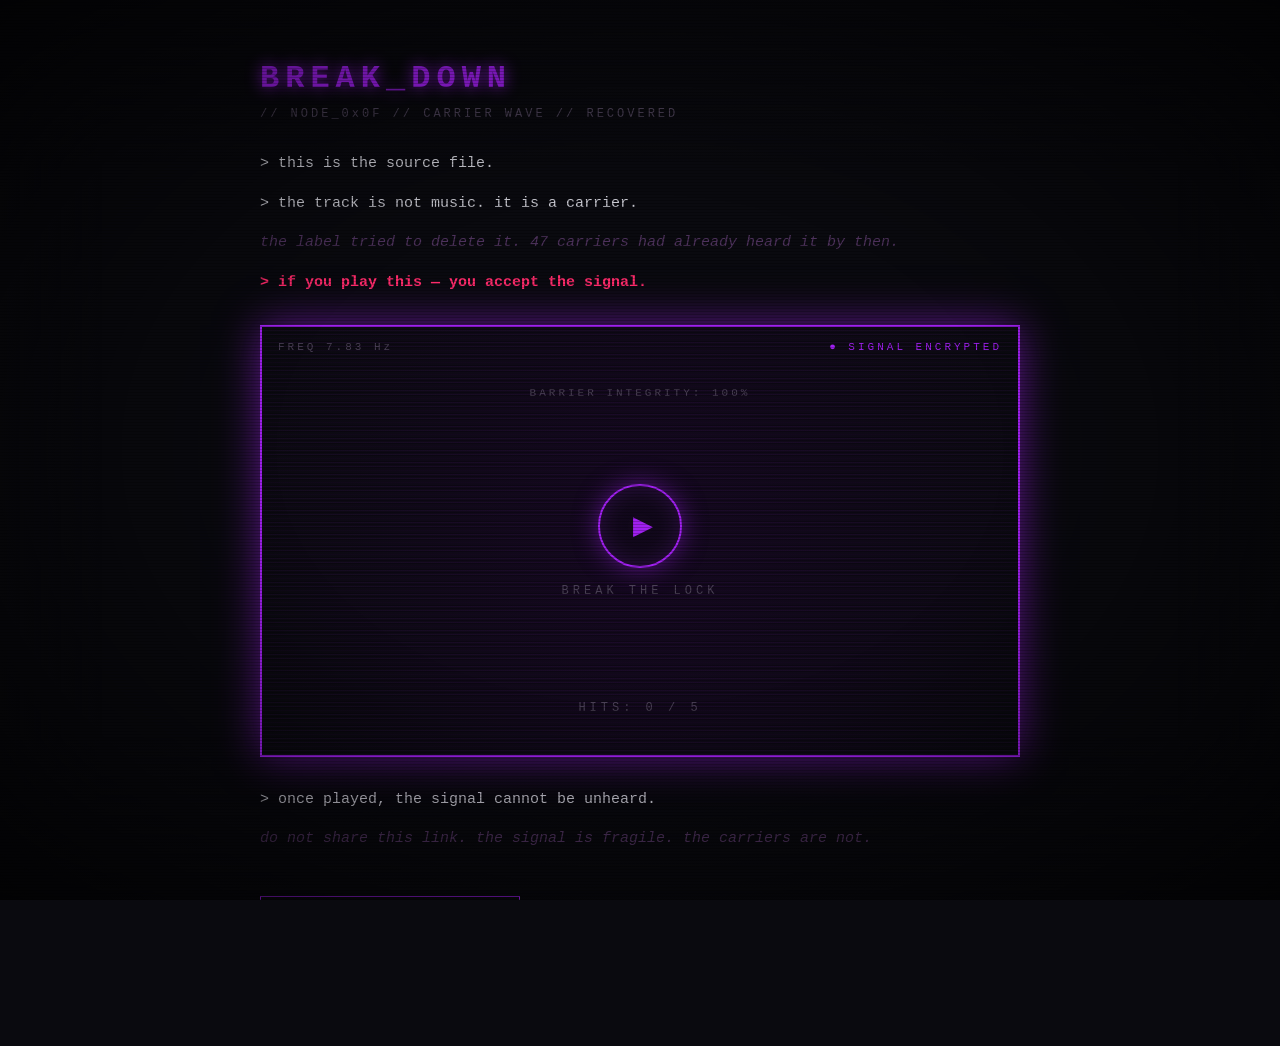
<file: hidden.html>
<!DOCTYPE html>
<html lang="en">
<head>
<meta charset="UTF-8">
<meta name="viewport" content="width=device-width, initial-scale=1.0">
<title>BREAK_DOWN // NODE_0x0F</title>
<link rel="icon" href="logo.png" type="image/png">
<link rel="apple-touch-icon" href="logo.png">
<link rel="stylesheet" href="style.css">
<style>
  body { overflow: auto !important; }
  .secret-page {
    max-width: 800px;
    margin: 40px auto;
    padding: 20px;
    position: relative;
    z-index: 10;
  }
  .secret-page h1 {
    font-size: 32px;
    color: #a020f0;
    letter-spacing: 6px;
    text-shadow: 0 0 15px #a020f0;
    margin-bottom: 10px;
    animation: flicker 3s infinite;
  }
  .secret-page .warn {
    color: #4a4055;
    font-size: 12px;
    letter-spacing: 3px;
    margin-bottom: 30px;
  }
  .secret-page p {
    color: #c8c8d0;
    font-size: 15px;
    line-height: 1.7;
    margin-bottom: 14px;
  }
  .secret-page .whisper {
    color: #5a3a6a;
    font-style: italic;
    opacity: 0.85;
  }
  .secret-page .err {
    color: #ff2b6a;
    font-weight: bold;
  }

  .video-frame {
    position: relative;
    width: 100%;
    padding-bottom: 56.25%;
    margin: 30px 0;
    border: 2px solid #a020f0;
    box-shadow: 0 0 40px rgba(160, 32, 240, 0.6),
                inset 0 0 40px rgba(160, 32, 240, 0.15);
    background: #0a0a0f;
    overflow: hidden;
  }

  .video-frame iframe {
    position: absolute;
    top: 0; left: 0;
    width: 100%;
    height: 100%;
    border: 0;
    z-index: 3;
    filter: hue-rotate(15deg) saturate(1.1) contrast(1.05);
  }

  .video-frame::before {
    content: "FREQUENCY 7.83 Hz // RECOVERED FILE";
    position: absolute;
    top: 0; left: 0; right: 0;
    height: 44px;
    background: linear-gradient(to bottom, #0a0a0f 0%, #0a0a0f 60%, transparent 100%);
    color: #a020f0;
    font-size: 11px;
    letter-spacing: 4px;
    display: flex;
    align-items: center;
    padding-left: 16px;
    z-index: 5;
    pointer-events: none;
    text-shadow: 0 0 8px rgba(160, 32, 240, 0.6);
  }

  .video-frame::after {
    content: "";
    position: absolute;
    bottom: 0; right: 0;
    width: 180px;
    height: 50px;
    background: linear-gradient(to top right, #0a0a0f 0%, #0a0a0f 50%, transparent 100%);
    z-index: 5;
    pointer-events: none;
  }

  .video-scanlines {
    position: absolute;
    inset: 0;
    z-index: 4;
    pointer-events: none;
    background: repeating-linear-gradient(
      0deg,
      rgba(0, 0, 0, 0.15) 0px,
      rgba(0, 0, 0, 0.15) 1px,
      transparent 1px,
      transparent 3px
    );
    mix-blend-mode: multiply;
  }

  .video-vignette {
    position: absolute;
    inset: 0;
    z-index: 4;
    pointer-events: none;
    background: radial-gradient(ellipse at center,
                transparent 40%,
                rgba(0, 0, 0, 0.55) 100%);
  }

  .video-glitch {
    position: absolute;
    inset: 0;
    z-index: 5;
    pointer-events: none;
    background: transparent;
    opacity: 0;
    mix-blend-mode: screen;
  }
  .video-glitch.active {
    animation: video-glitch-flash 0.4s ease-out;
  }
  @keyframes video-glitch-flash {
    0%   { opacity: 0; background: rgba(160, 32, 240, 0.4); }
    20%  { opacity: 1; background: rgba(160, 32, 240, 0.2); }
    40%  { opacity: 0; }
    60%  { opacity: 1; background: rgba(216, 168, 255, 0.3); }
    100% { opacity: 0; }
  }

  .video-corner {
    position: absolute;
    width: 20px;
    height: 20px;
    border-color: #a020f0;
    z-index: 6;
    pointer-events: none;
    filter: drop-shadow(0 0 4px #a020f0);
  }
  .video-corner.tl { top: 8px; left: 8px; border-top: 2px solid; border-left: 2px solid; }
  .video-corner.tr { top: 8px; right: 8px; border-top: 2px solid; border-right: 2px solid; }
  .video-corner.bl { bottom: 8px; left: 8px; border-bottom: 2px solid; border-left: 2px solid; }
  .video-corner.br { bottom: 8px; right: 8px; border-bottom: 2px solid; border-right: 2px solid; }

  .video-meta {
    position: absolute;
    bottom: 8px;
    left: 16px;
    z-index: 6;
    font-size: 10px;
    letter-spacing: 3px;
    color: #4a4055;
    pointer-events: none;
  }

  .video-cover {
    position: absolute;
    inset: 0;
    z-index: 10;
    display: flex;
    flex-direction: column;
    align-items: center;
    justify-content: center;
    cursor: pointer;
    background:
      repeating-linear-gradient(
        0deg,
        rgba(160, 32, 240, 0.06) 0px,
        rgba(160, 32, 240, 0.06) 1px,
        transparent 1px,
        transparent 4px
      ),
      radial-gradient(circle at center, #14081f 0%, #0a0a0f 100%);
    transition: opacity 0.6s ease, filter 0.2s;
    user-select: none;
  }
  .video-cover:hover { filter: brightness(1.15); }

  .video-cover[data-hits="1"] { animation: shake 0.15s; }
  .video-cover[data-hits="1"]::before,
  .video-cover[data-hits="2"]::before,
  .video-cover[data-hits="3"]::before,
  .video-cover[data-hits="4"]::before,
  .video-cover[data-hits="5"]::before {
    content: "";
    position: absolute;
    inset: 0;
    pointer-events: none;
    background-image:
      linear-gradient(115deg, transparent 48%, rgba(160,32,240,0.7) 49%, rgba(160,32,240,0.7) 50%, transparent 51%),
      linear-gradient(75deg, transparent 48%, rgba(216,168,255,0.5) 49%, rgba(216,168,255,0.5) 50%, transparent 51%);
    background-size: 200px 200px, 300px 300px;
    background-position: 20% 30%, 70% 60%;
    opacity: 0;
    transition: opacity 0.2s;
  }
  .video-cover[data-hits="1"]::before { opacity: 0.35; }
  .video-cover[data-hits="2"]::before { opacity: 0.55; background-size: 180px 180px, 260px 260px; }
  .video-cover[data-hits="3"]::before { opacity: 0.75; background-size: 150px 150px, 200px 200px; }
  .video-cover[data-hits="4"]::before { opacity: 0.9; background-size: 120px 120px, 140px 140px; }
  .video-cover[data-hits="5"]::before {
    opacity: 1;
    background:
      linear-gradient(115deg, transparent 47%, #a020f0 48%, #a020f0 50%, transparent 51%),
      linear-gradient(75deg,  transparent 47%, #d8a8ff 48%, #d8a8ff 50%, transparent 51%),
      linear-gradient(160deg, transparent 48%, #7b2cbf 49%, #7b2cbf 50%, transparent 51%);
    background-size: 100% 100%;
    animation: crack-flash 0.4s;
  }
  @keyframes crack-flash {
    0%   { filter: brightness(3); transform: scale(1.02); }
    100% { filter: brightness(1); transform: scale(1); }
  }
  @keyframes shake {
    0%   { transform: translate(0, 0); }
    25%  { transform: translate(-4px, 2px); }
    50%  { transform: translate(3px, -3px); }
    75%  { transform: translate(-2px, -2px); }
    100% { transform: translate(0, 0); }
  }
  .video-cover.broken { animation: broken-out 0.8s forwards; }
  @keyframes broken-out {
    0%   { opacity: 1; transform: scale(1); filter: brightness(1); }
    30%  { opacity: 1; transform: scale(1.05); filter: brightness(3) hue-rotate(45deg); }
    60%  { opacity: 0.6; transform: scale(1.1); filter: brightness(2) blur(2px); }
    100% { opacity: 0; transform: scale(1.15); filter: brightness(0) blur(8px); }
  }

  .hit-counter {
    position: absolute;
    bottom: 40px;
    left: 50%;
    transform: translateX(-50%);
    font-size: 12px;
    color: #4a4055;
    letter-spacing: 4px;
    z-index: 6;
    transition: color 0.3s;
  }
  .video-cover[data-hits="3"] .hit-counter,
  .video-cover[data-hits="4"] .hit-counter { color: #a020f0; }
  .video-cover[data-hits="5"] .hit-counter { color: #d8a8ff; text-shadow: 0 0 10px #a020f0; }

  .hit-hint {
    position: absolute;
    top: 60px;
    left: 50%;
    transform: translateX(-50%);
    font-size: 11px;
    color: #4a4055;
    letter-spacing: 3px;
    z-index: 6;
  }
  .video-cover[data-hits="3"] .hit-hint,
  .video-cover[data-hits="4"] .hit-hint { color: #a020f0; }
  .video-cover[data-hits="5"] .hit-hint { color: #d8a8ff; }

  .cover-status {
    position: absolute;
    top: 14px; left: 16px;
    font-size: 11px;
    color: #4a4055;
    letter-spacing: 3px;
  }
  .cover-signal {
    position: absolute;
    top: 14px; right: 16px;
    font-size: 11px;
    color: #a020f0;
    letter-spacing: 3px;
    animation: pulse-purple 1.5s infinite;
  }
  @keyframes pulse-purple {
    0%, 100% { opacity: 1; }
    50%      { opacity: 0.3; }
  }

  .cover-center {
    display: flex;
    flex-direction: column;
    align-items: center;
    gap: 16px;
    z-index: 3;
  }
  .cover-play {
    width: 84px;
    height: 84px;
    border-radius: 50%;
    border: 2px solid #a020f0;
    background: radial-gradient(circle, #14081f 0%, #0a0a0f 100%);
    color: #a020f0;
    font-size: 26px;
    display: flex;
    align-items: center;
    justify-content: center;
    padding-left: 6px;
    box-shadow:
      0 0 25px rgba(160, 32, 240, 0.5),
      inset 0 0 25px rgba(160, 32, 240, 0.25);
    transition: all 0.2s;
  }
  .video-cover:hover .cover-play {
    box-shadow: 0 0 45px rgba(160, 32, 240, 1), inset 0 0 35px rgba(160, 32, 240, 0.5);
    text-shadow: 0 0 12px #a020f0;
    color: #d8a8ff;
  }
  .cover-text {
    font-size: 12px;
    color: #4a4055;
    letter-spacing: 4px;
    text-transform: uppercase;
  }
  .video-cover:hover .cover-text { color: #a020f0; }

  .back-link {
    display: inline-block;
    margin-top: 30px;
    color: #a020f0;
    text-decoration: none;
    font-size: 14px;
    letter-spacing: 2px;
    border: 1px solid #a020f0;
    padding: 10px 20px;
    transition: all 0.3s;
  }
  .back-link:hover {
    background: #a020f0;
    color: #0a0a0f;
    box-shadow: 0 0 25px #a020f0;
  }
  .flag {
    margin-top: 40px;
    color: #1a1020;
    font-size: 11px;
    letter-spacing: 4px;
  }
  .flag:hover { color: #a020f0; }
</style>
</head>
<body>

<div class="scanlines"></div>
<div class="vignette"></div>

<main class="secret-page">
  <h1>BREAK_DOWN</h1>
  <div class="warn">// NODE_0x0F // CARRIER WAVE // RECOVERED</div>

  <p>&gt; this is the source file.</p>
  <p>&gt; the track is not music. it is a carrier.</p>
  <p class="whisper">the label tried to delete it. 47 carriers had already heard it by then.</p>

  <p class="err">&gt; if you play this — you accept the signal.</p>

  <div class="video-frame" id="videoFrame">
    <div class="video-cover" id="videoCover" data-hits="0">
      <div class="cover-status">FREQ 7.83 Hz</div>
      <div class="cover-signal">● SIGNAL ENCRYPTED</div>

      <div class="hit-hint" id="hitHint">BARRIER INTEGRITY: 100%</div>

      <div class="cover-center">
        <div class="cover-play">▶</div>
        <div class="cover-text">break the lock</div>
      </div>

      <div class="hit-counter" id="hitCounter">HITS: 0 / 5</div>
    </div>

    <div class="video-scanlines"></div>
    <div class="video-vignette"></div>
    <div class="video-glitch" id="videoGlitch"></div>

    <div class="video-corner tl"></div>
    <div class="video-corner tr"></div>
    <div class="video-corner bl"></div>
    <div class="video-corner br"></div>

    <div class="video-meta">FREQUENCY 7.83 Hz // DO NOT REDISTRIBUTE</div>
  </div>

  <p>&gt; once played, the signal cannot be unheard.</p>
  <p class="whisper">do not share this link. the signal is fragile. the carriers are not.</p>

  <a href="index.html" class="back-link">&larr; RETURN TO THE WHEEL</a>

  <div class="flag">flag: br34k_d0wn_7hz_c4rr13r</div>
</main>

<script>
  const VIDEO_ID = "Vb8knhx6OtE";
  const frame  = document.getElementById("videoFrame");
  const cover  = document.getElementById("videoCover");
  const counter = document.getElementById("hitCounter");
  const hint    = document.getElementById("hitHint");
  const glitchOverlay = document.getElementById("videoGlitch");

  const MAX_HITS = 5;
  let hits = 0;

  let AC = null;
  function hitSound(intensity) {
    try {
      if (!AC) AC = new (window.AudioContext || window.webkitAudioContext)();
      if (AC.state === "suspended") AC.resume();
      const c = AC, t = c.currentTime;
      const osc = c.createOscillator();
      osc.type = "square";
      osc.frequency.setValueAtTime(140 + intensity * 20, t);
      osc.frequency.exponentialRampToValueAtTime(40, t + 0.15);
      const g = c.createGain();
      g.gain.setValueAtTime(0.0001, t);
      g.gain.exponentialRampToValueAtTime(0.25, t + 0.005);
      g.gain.exponentialRampToValueAtTime(0.0001, t + 0.2);
      osc.connect(g).connect(c.destination);
      osc.start(t); osc.stop(t + 0.25);

      const buf = c.createBuffer(1, c.sampleRate * 0.08, c.sampleRate);
      const d = buf.getChannelData(0);
      for (let i = 0; i < d.length; i++) d[i] = Math.random() * 2 - 1;
      const n = c.createBufferSource();
      n.buffer = buf;
      const hp = c.createBiquadFilter();
      hp.type = "highpass";
      hp.frequency.value = 2000 + intensity * 500;
      const ng = c.createGain();
      ng.gain.setValueAtTime(0.0001, t);
      ng.gain.exponentialRampToValueAtTime(0.15, t + 0.001);
      ng.gain.exponentialRampToValueAtTime(0.0001, t + 0.08);
      n.connect(hp).connect(ng).connect(c.destination);
      n.start(t); n.stop(t + 0.1);
    } catch (e) {}
  }

  cover.addEventListener("click", function () {
    if (cover.classList.contains("broken")) return;
    hits++;
    if (hits > MAX_HITS) hits = MAX_HITS;
    cover.dataset.hits = hits;
    cover.style.animation = "none";
    void cover.offsetWidth;
    cover.style.animation = "shake 0.15s";
    hitSound(hits);
    counter.textContent = "HITS: " + hits + " / " + MAX_HITS;
    const integrity = Math.max(0, 100 - hits * 20);
    hint.textContent = "BARRIER INTEGRITY: " + integrity + "%";

    if (hits === 2) {
      document.querySelector(".cover-signal").textContent = "● SIGNAL DESTABILIZING";
    }
    if (hits === 3) {
      document.querySelector(".cover-signal").textContent = "● CARRIER WAVE EXPOSED";
    }
    if (hits === 4) {
      document.querySelector(".cover-signal").textContent = "● BARRIER COLLAPSING";
    }
    if (hits === 5) {
      document.querySelector(".cover-signal").textContent = "● SIGNAL RELEASED";
      breakTheLock();
    }
  });

  function breakTheLock() {
    cover.classList.add("broken");

    const iframe = document.createElement("iframe");
    iframe.src = "https://www.youtube-nocookie.com/embed/" + VIDEO_ID +
                 "?rel=0&modestbranding=1&autoplay=1&controls=1&iv_load_policy=3&color=white";
    iframe.setAttribute("allow",
      "accelerometer; autoplay; clipboard-write; encrypted-media; gyroscope; picture-in-picture");
    iframe.setAttribute("allowfullscreen", "");
    iframe.title = "Break Down";
    frame.appendChild(iframe);

    // помечаем: игрок прослушал трек
    localStorage.setItem("heard_track", "true");

    setInterval(() => {
      if (Math.random() < 0.25) {
        glitchOverlay.classList.remove("active");
        void glitchOverlay.offsetWidth;
        glitchOverlay.classList.add("active");
      }
    }, 6000);

    setTimeout(() => cover.remove(), 850);
  }
</script>

</body>
</html>
</file>
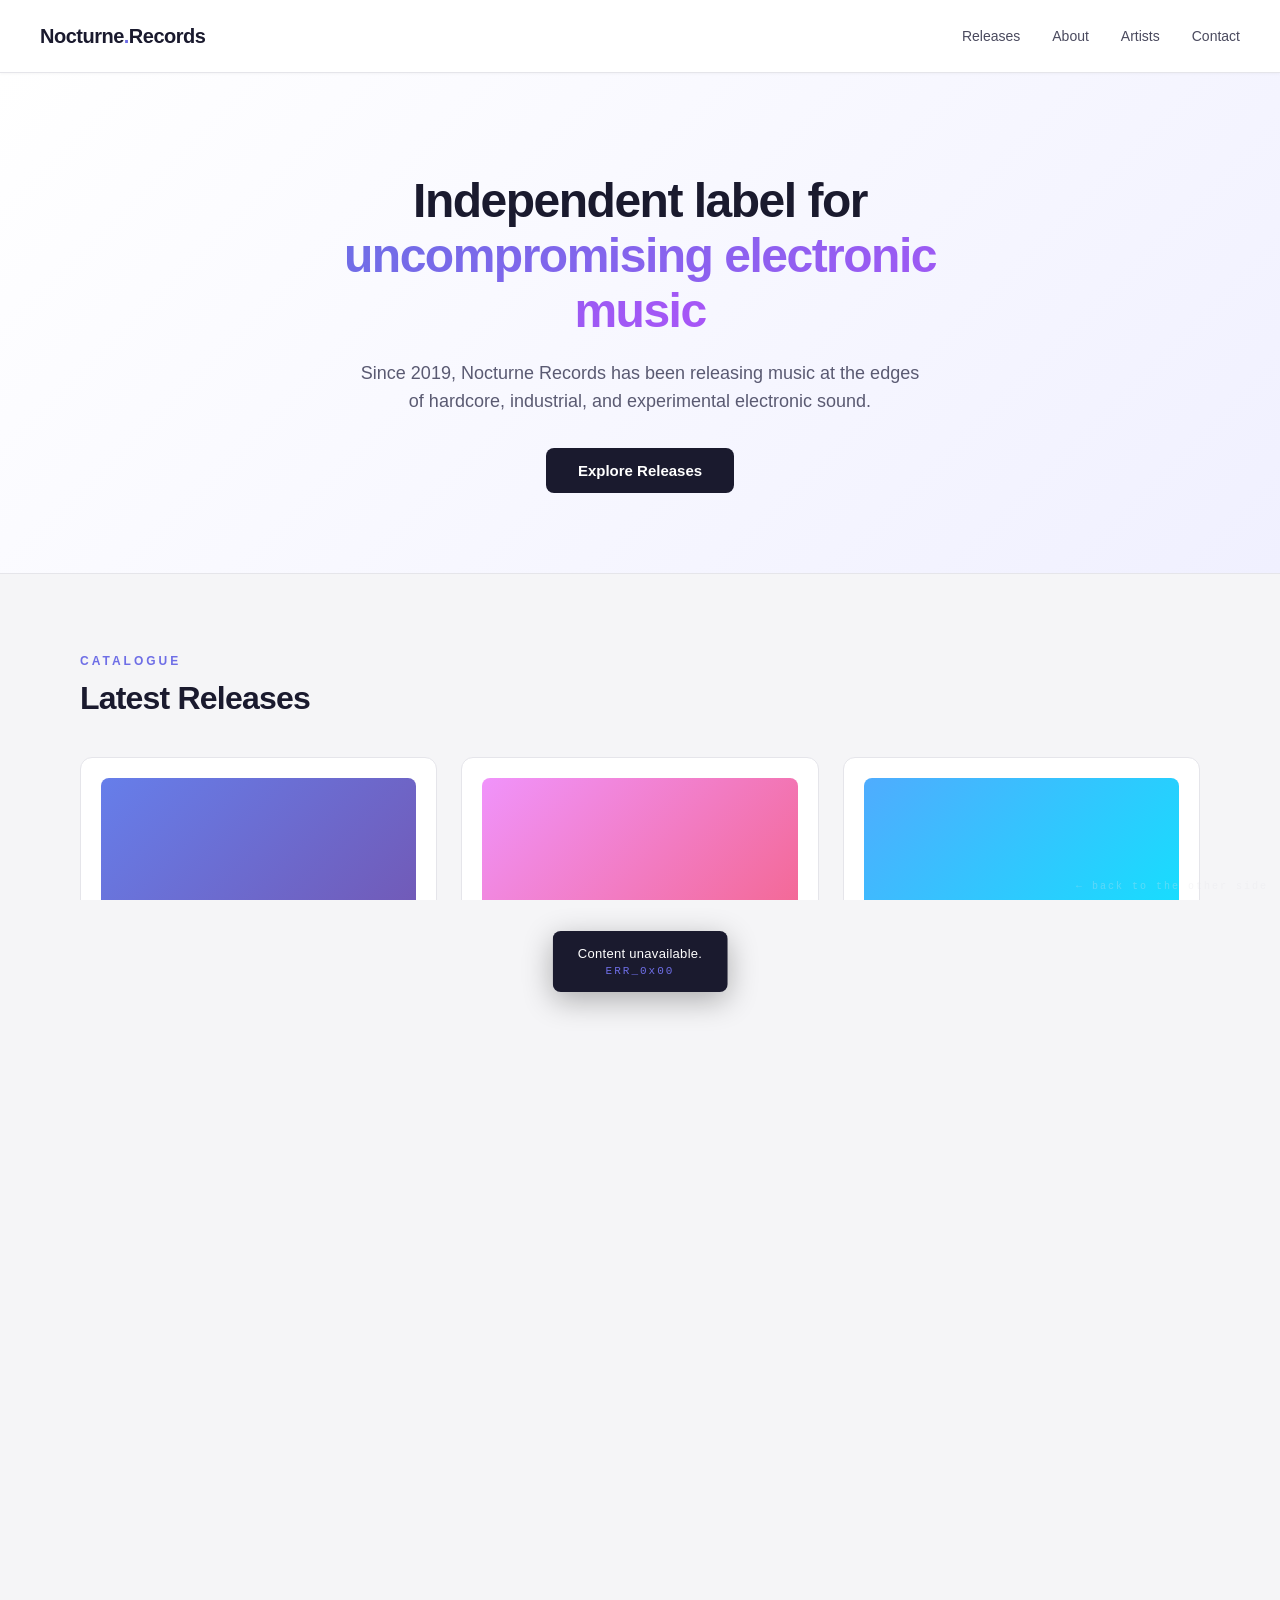
<file: label-site.html>
<!DOCTYPE html>
<html lang="en">
<head>
<meta charset="UTF-8">
<meta name="viewport" content="width=device-width, initial-scale=1.0">
<title>NOCTURNE RECORDS — Independent Label</title>
<link rel="icon" href="logo.png" type="image/png">
<link rel="apple-touch-icon" href="logo.png">
<style>
  * { margin: 0; padding: 0; box-sizing: border-box; }

  html, body {
    height: 100%;
    background: #f5f5f7;
    color: #1a1a2e;
    font-family: "Inter", "Helvetica Neue", "Arial", sans-serif;
    overflow-x: hidden;
    cursor: default;
    -webkit-font-smoothing: antialiased;
    transition: background 1.2s ease, color 1.2s ease;
  }

  /* ---------- HEADER ---------- */
  .site-header {
    background: #ffffff;
    border-bottom: 1px solid #e5e5ea;
    padding: 0 40px;
    position: sticky;
    top: 0;
    z-index: 100;
    box-shadow: 0 1px 3px rgba(0, 0, 0, 0.04);
    transition: background 1.2s ease, border-color 1.2s ease, box-shadow 1.2s ease;
  }
  .site-header-inner {
    max-width: 1200px;
    margin: 0 auto;
    display: flex;
    justify-content: space-between;
    align-items: center;
    height: 72px;
  }
  .logo {
    font-size: 20px;
    font-weight: 700;
    letter-spacing: -0.5px;
    color: #1a1a2e;
    transition: color 1.2s ease, text-shadow 1.2s ease;
  }
  .logo span { color: #6e6ee6; transition: color 1.2s ease; }
  .nav {
    display: flex;
    gap: 32px;
    font-size: 14px;
    font-weight: 500;
    color: #4a4a5e;
    transition: color 1.2s ease;
  }
  .nav a {
    color: inherit;
    text-decoration: none;
    transition: color 0.3s;
  }
  .nav a:hover { color: #6e6ee6; }

  /* ---------- HERO ---------- */
  .hero {
    background: linear-gradient(135deg, #ffffff 0%, #f0f0ff 100%);
    padding: 100px 40px 80px;
    text-align: center;
    border-bottom: 1px solid #e5e5ea;
    transition: background 1.2s ease, border-color 1.2s ease;
  }
  .hero h1 {
    font-size: 48px;
    font-weight: 700;
    letter-spacing: -1.5px;
    line-height: 1.15;
    margin-bottom: 20px;
    max-width: 720px;
    margin-left: auto;
    margin-right: auto;
    color: #1a1a2e;
    transition: color 1.2s ease, text-shadow 1.2s ease;
  }
  .hero h1 span {
    background: linear-gradient(135deg, #6e6ee6, #a855f7);
    -webkit-background-clip: text;
    -webkit-text-fill-color: transparent;
    background-clip: text;
  }
  .hero p {
    font-size: 18px;
    color: #5a5a72;
    max-width: 560px;
    margin: 0 auto 32px;
    line-height: 1.6;
    transition: color 1.2s ease;
  }
  .hero-btn {
    display: inline-block;
    padding: 14px 32px;
    background: #1a1a2e;
    color: #ffffff;
    text-decoration: none;
    border-radius: 8px;
    font-size: 15px;
    font-weight: 600;
    transition: all 0.4s;
  }
  .hero-btn:hover {
    background: #6e6ee6;
    transform: translateY(-1px);
    box-shadow: 0 8px 20px rgba(110, 110, 230, 0.25);
  }

  /* ---------- RELEASES ---------- */
  .releases {
    max-width: 1200px;
    margin: 0 auto;
    padding: 80px 40px;
  }
  .section-title {
    font-size: 12px;
    font-weight: 600;
    letter-spacing: 3px;
    color: #6e6ee6;
    text-transform: uppercase;
    margin-bottom: 12px;
    transition: color 1.2s ease, text-shadow 1.2s ease;
  }
  .section-heading {
    font-size: 32px;
    font-weight: 700;
    letter-spacing: -0.8px;
    color: #1a1a2e;
    margin-bottom: 40px;
    transition: color 1.2s ease, text-shadow 1.2s ease;
  }

  .release-grid {
    display: grid;
    grid-template-columns: repeat(auto-fill, minmax(280px, 1fr));
    gap: 24px;
  }

  .release-card {
    background: #ffffff;
    border: 1px solid #e5e5ea;
    border-radius: 12px;
    padding: 20px;
    text-decoration: none;
    color: inherit;
    display: block;
    transition: all 0.5s ease;
    position: relative;
    overflow: hidden;
    cursor: pointer;
  }
  .release-card:hover {
    transform: translateY(-2px);
    box-shadow: 0 12px 30px rgba(0, 0, 0, 0.08);
    border-color: #d0d0e0;
  }

  .release-art {
    width: 100%;
    aspect-ratio: 1;
    border-radius: 8px;
    margin-bottom: 16px;
    display: flex;
    align-items: center;
    justify-content: center;
    font-size: 40px;
    font-weight: 700;
    color: rgba(255, 255, 255, 0.9);
    letter-spacing: -2px;
    position: relative;
    overflow: hidden;
    transition: filter 1.5s ease, box-shadow 1.5s ease;
  }
  .release-art.art-1 { background: linear-gradient(135deg, #667eea, #764ba2); }
  .release-art.art-2 { background: linear-gradient(135deg, #f093fb, #f5576c); }
  .release-art.art-3 { background: linear-gradient(135deg, #4facfe, #00f2fe); }
  .release-art.art-4 { background: linear-gradient(135deg, #43e97b, #38f9d7); }
  .release-art.art-5 { background: linear-gradient(135deg, #fa709a, #fee140); }
  .release-art.art-6 { background: linear-gradient(135deg, #30cfd0, #330867); }
  .release-art.art-7 { background: linear-gradient(135deg, #a8edea, #fed6e3); }
  .release-art.art-8 { background: linear-gradient(135deg, #ff9a9e, #fecfef); }

  .release-art.art-break {
    background: linear-gradient(135deg, #4a4a5e, #2a2a3e);
    color: #d88a8a;
    font-size: 28px;
    letter-spacing: 2px;
  }
  .release-art.art-break::after {
    content: "RECALLED";
    position: absolute;
    bottom: 12px;
    left: 50%;
    transform: translateX(-50%) rotate(-8deg);
    border: 2px solid #ff4a4a;
    color: #ff4a4a;
    padding: 4px 12px;
    font-size: 11px;
    letter-spacing: 3px;
    border-radius: 4px;
    background: rgba(255, 74, 74, 0.08);
    font-weight: 700;
  }

  .release-title {
    font-size: 16px;
    font-weight: 600;
    color: #1a1a2e;
    margin-bottom: 4px;
    transition: color 1.2s ease;
  }
  .release-meta {
    font-size: 13px;
    color: #6a6a7e;
    display: flex;
    justify-content: space-between;
    align-items: center;
    transition: color 1.2s ease;
  }
  .release-meta .format {
    font-size: 11px;
    letter-spacing: 1px;
    color: #8a8a9e;
    text-transform: uppercase;
    transition: color 1.2s ease;
  }

  .release-card.recalled {
    opacity: 0.55;
    cursor: not-allowed;
    pointer-events: none;
  }
  .release-card.recalled .release-title {
    color: #6a6a7e;
    text-decoration: line-through;
    text-decoration-color: #d88a8a;
  }
  .release-card.recalled:hover {
    transform: none;
    box-shadow: none;
  }

  .release-card.glitching {
    animation: card-glitch 0.4s steps(2) 1;
  }
  @keyframes card-glitch {
    0%   { transform: translate(0); filter: none; }
    20%  { transform: translate(-3px, 1px); filter: hue-rotate(90deg) saturate(2); }
    40%  { transform: translate(2px, -2px); filter: hue-rotate(-60deg) invert(1); }
    60%  { transform: translate(-2px, 2px); filter: brightness(2); }
    80%  { transform: translate(1px, -1px); filter: hue-rotate(180deg); }
    100% { transform: translate(0); filter: none; }
  }

  .release-card.error-shown {
    background: #fff5f5;
    border-color: #ffb8b8;
  }
  .release-card.error-shown .release-title {
    color: #8a2a2a;
  }
  .release-card.error-shown .release-title::after {
    content: " // ERR_0x" attr(data-err);
    color: #d88a8a;
    font-size: 11px;
    font-family: "Courier New", monospace;
    letter-spacing: 1px;
  }

  /* ---------- ABOUT ---------- */
  .about {
    background: #ffffff;
    border-top: 1px solid #e5e5ea;
    border-bottom: 1px solid #e5e5ea;
    padding: 80px 40px;
    transition: background 1.2s ease, border-color 1.2s ease;
  }
  .about-inner {
    max-width: 800px;
    margin: 0 auto;
    text-align: center;
  }
  .about h2 {
    font-size: 28px;
    font-weight: 700;
    letter-spacing: -0.5px;
    color: #1a1a2e;
    margin-bottom: 20px;
    transition: color 1.2s ease;
  }
  .about p {
    font-size: 16px;
    color: #5a5a72;
    line-height: 1.7;
    margin-bottom: 16px;
    transition: color 1.2s ease;
  }

  /* ---------- FOOTER ---------- */
  .site-footer {
    background: #1a1a2e;
    color: #a8a8c0;
    padding: 60px 40px 40px;
    font-size: 14px;
    transition: background 1.2s ease, border-color 1.2s ease;
    border-top: 0 solid transparent;
  }
  .site-footer-inner {
    max-width: 1200px;
    margin: 0 auto;
    display: grid;
    grid-template-columns: 2fr 1fr 1fr 1fr;
    gap: 40px;
  }
  .site-footer h4 {
    color: #ffffff;
    font-size: 14px;
    font-weight: 600;
    margin-bottom: 16px;
    letter-spacing: 0.3px;
  }
  .site-footer a {
    color: #a8a8c0;
    text-decoration: none;
    display: block;
    margin-bottom: 10px;
    transition: color 0.3s;
  }
  .site-footer a:hover { color: #ffffff; }
  .footer-brand {
    color: #ffffff;
    font-size: 18px;
    font-weight: 700;
    letter-spacing: -0.5px;
    margin-bottom: 12px;
  }
  .footer-brand span { color: #6e6ee6; transition: color 1.2s ease; }
  .footer-tagline {
    font-size: 13px;
    line-height: 1.6;
    color: #7a7a92;
    max-width: 280px;
  }
  .footer-bottom {
    max-width: 1200px;
    margin: 40px auto 0;
    padding-top: 24px;
    border-top: 1px solid #2a2a3e;
    font-size: 12px;
    color: #6a6a80;
    display: flex;
    justify-content: space-between;
    flex-wrap: wrap;
    gap: 12px;
  }

  .secret-back {
    position: fixed;
    bottom: 8px;
    right: 12px;
    font-size: 10px;
    color: #e5e5ea;
    text-decoration: none;
    letter-spacing: 2px;
    font-family: "Courier New", monospace;
    opacity: 0.3;
    transition: all 0.4s;
    z-index: 200;
  }
  .secret-back:hover {
    color: #ff4a4a;
    opacity: 1;
  }

  /* ================================================================ */
  /*              СТАДИИ ПРОГРЕССИРУЮЩЕГО РАЗРУШЕНИЯ                   */
  /* ================================================================ */

  /* ---------- СТАДИЯ 1 ---------- */
  body.corrupt-1 { background: #ebe9f0; }
  body.corrupt-1 .logo span { color: #8a3a8a; }
  body.corrupt-1 .release-art { filter: saturate(0.85); }

  /* ---------- СТАДИЯ 2 ---------- */
  body.corrupt-2 { background: #d8d5e0; color: #2a1a2a; }
  body.corrupt-2 .site-header {
    background: #e8e5ec;
    border-bottom-color: #c8c5d0;
  }
  body.corrupt-2 .hero {
    background: linear-gradient(135deg, #e8e5ec 0%, #d8d0e8 100%);
  }
  body.corrupt-2 .hero h1 { color: #2a1a2a; }
  body.corrupt-2 .hero p { color: #4a3a4a; }
  body.corrupt-2 .release-art { filter: saturate(0.5) contrast(1.2); }
  body.corrupt-2 .section-title { color: #8a3a8a; }
  body.corrupt-2 .about {
    background: #e8e5ec;
    border-color: #c8c5d0;
  }
  body.corrupt-2 .about h2, body.corrupt-2 .about p { color: #2a1a2a; }
  body.corrupt-2 .release-card {
    background: #e8e5ec;
    border-color: #c8c5d0;
  }

  /* ---------- СТАДИЯ 3 ---------- */
  body.corrupt-3 { background: #b8b3c5; color: #1a0a1a; }
  body.corrupt-3 .site-header {
    background: #c8c3d2;
    border-bottom-color: #8a2a4a;
  }
  body.corrupt-3 .hero {
    background: linear-gradient(135deg, #c8c3d2 0%, #a8a0b8 100%);
  }
  body.corrupt-3 .hero h1 span {
    background: linear-gradient(135deg, #8a2a4a, #aa3a6a);
    -webkit-background-clip: text;
    -webkit-text-fill-color: transparent;
  }
  body.corrupt-3 .section-title { color: #8a2a4a; }
  body.corrupt-3 .release-art {
    filter: saturate(0.3) contrast(1.4) hue-rotate(-20deg);
  }
  body.corrupt-3 .about {
    background: #c8c3d2;
    border-color: #8a2a4a;
  }
  body.corrupt-3 .release-card {
    background: #c8c3d2;
    border-color: #8a2a4a;
  }
  body.corrupt-3 .logo span { color: #8a2a4a; }
  body.corrupt-3 .hero-btn { background: #1a0a1a; }
  body.corrupt-3 .hero-btn:hover { background: #8a2a4a; }

  /* ---------- СТАДИЯ 4 ---------- */
  body.corrupt-4 { background: #2a1a2e; color: #d8c8d8; }
  body.corrupt-4 .site-header {
    background: #1a0a1e;
    border-bottom-color: #6a2a6a;
  }
  body.corrupt-4 .logo, body.corrupt-4 .logo span { color: #d8a8d8; }
  body.corrupt-4 .nav { color: #a888a8; }
  body.corrupt-4 .hero {
    background: linear-gradient(135deg, #1a0a1e 0%, #2a1030 100%);
    border-bottom-color: #6a2a6a;
  }
  body.corrupt-4 .hero h1 { color: #e8d8e8; }
  body.corrupt-4 .hero p { color: #a888a8; }
  body.corrupt-4 .hero h1 span {
    background: linear-gradient(135deg, #aa3a8a, #6a2a6a);
    -webkit-background-clip: text;
    -webkit-text-fill-color: transparent;
  }
  body.corrupt-4 .section-title { color: #d88a8a; }
  body.corrupt-4 .section-heading { color: #e8d8e8; }
  body.corrupt-4 .release-art {
    filter: saturate(0.2) contrast(1.5) brightness(0.7);
  }
  body.corrupt-4 .about {
    background: #1a0a1e;
    border-color: #6a2a6a;
  }
  body.corrupt-4 .about h2 { color: #e8d8e8; }
  body.corrupt-4 .about p { color: #a888a8; }
  body.corrupt-4 .release-card {
    background: #1a0a1e;
    border-color: #4a1a4a;
  }
  body.corrupt-4 .release-title { color: #d8c8d8; }
  body.corrupt-4 .release-meta { color: #a888a8; }

  /* ---------- СТАДИЯ 5: Digital Madness ---------- */
  body.corrupt-5 { background: #0a0a0f; color: #c8c8d0; }
  body.corrupt-5 .site-header {
    background: #0a0a0f;
    border-bottom: 2px solid #a020f0;
    box-shadow: 0 0 25px rgba(160, 32, 240, 0.4);
  }
  body.corrupt-5 .logo { color: #d8d8e0; }
  body.corrupt-5 .logo span {
    color: #a020f0;
    text-shadow: 0 0 8px #a020f0;
  }
  body.corrupt-5 .nav { color: #6a5a75; }
  body.corrupt-5 .nav a:hover { color: #a020f0; }
  body.corrupt-5 .hero {
    background: radial-gradient(ellipse at center, #14081f 0%, #0a0a0f 70%);
    border-bottom: 1px solid #2a2030;
  }
  body.corrupt-5 .hero h1 { color: #c8c8d0; }
  body.corrupt-5 .hero h1 span {
    background: linear-gradient(135deg, #a020f0, #d8a8ff);
    -webkit-background-clip: text;
    -webkit-text-fill-color: transparent;
  }
  body.corrupt-5 .hero p { color: #6a5a75; }
  body.corrupt-5 .hero-btn {
    background: #0a0a0f;
    color: #a020f0;
    border: 1px solid #a020f0;
    box-shadow: 0 0 15px rgba(160, 32, 240, 0.5);
  }
  body.corrupt-5 .hero-btn:hover {
    background: #a020f0;
    color: #0a0a0f;
    box-shadow: 0 0 30px #a020f0;
  }
  body.corrupt-5 .section-title {
    color: #a020f0;
    text-shadow: 0 0 8px rgba(160, 32, 240, 0.6);
  }
  body.corrupt-5 .section-heading {
    color: #d8a8ff;
    text-shadow: 0 0 10px rgba(160, 32, 240, 0.4);
  }
  body.corrupt-5 .release-art {
    filter: saturate(0) contrast(1.8) brightness(0.5) hue-rotate(270deg);
  }
  body.corrupt-5 .about {
    background: rgba(10, 10, 15, 0.6);
    border-color: #2a2030;
  }
  body.corrupt-5 .about h2 { color: #d8a8ff; }
  body.corrupt-5 .about p { color: #6a5a75; }
  body.corrupt-5 .release-card {
    background: rgba(10, 10, 15, 0.8);
    border-color: #2a2030;
  }
  body.corrupt-5 .release-title { color: #d8d8e0; }
  body.corrupt-5 .release-meta { color: #6a5a75; }
  body.corrupt-5 .site-footer {
    background: #050505;
    border-top: 2px solid #a020f0;
  }

  /* ================================================================ */
  /*              СТАДИЯ 6+: ПИКСЕЛЬНЫЙ УЖАС                           */
  /* ================================================================ */

  body.pixel-corrupt {
    font-family: "Courier New", monospace !important;
    image-rendering: pixelated;
    image-rendering: crisp-edges;
  }

  body.pixel-corrupt * {
    border-radius: 0 !important;
    transition: none !important;
    animation: none !important;
  }

  /* ---------- УРОВЕНЬ 6-7: цифровой распад ---------- */
  body.corrupt-6 {
    background: #0a0a0f;
    color: #a8ffa8;
  }
  body.corrupt-6 .site-header {
    background: #0a0a0f;
    border-bottom: 2px solid #ff2b6a;
    box-shadow: 0 0 30px rgba(255, 43, 106, 0.4);
  }
  body.corrupt-6 .logo,
  body.corrupt-6 .logo span {
    color: #a8ffa8;
    text-shadow: 2px 2px 0 #ff2b6a;
    letter-spacing: 4px;
  }
  body.corrupt-6 .nav { color: #a8ffa8; }
  body.corrupt-6 .nav a:hover { color: #ff2b6a; }
  body.corrupt-6 .hero {
    background: #0a0a0f;
    border-bottom: 2px dashed #ff2b6a;
    position: relative;
  }
  body.corrupt-6 .hero::after {
    content: "";
    position: absolute;
    inset: 0;
    background-image:
      repeating-linear-gradient(0deg, rgba(255, 43, 106, 0.06) 0px, rgba(255, 43, 106, 0.06) 1px, transparent 1px, transparent 3px);
    pointer-events: none;
  }
  body.corrupt-6 .hero h1 {
    color: #a8ffa8;
    letter-spacing: 6px;
    text-shadow:
      3px 0 #ff2b6a,
      -3px 0 #00f0ff;
    font-family: "Courier New", monospace;
    font-weight: bold;
  }
  body.corrupt-6 .hero h1 span {
    background: none;
    -webkit-text-fill-color: #ff2b6a;
    color: #ff2b6a;
    text-shadow: 2px 2px 0 #a8ffa8;
  }
  body.corrupt-6 .hero p {
    color: #a8ffa8;
    letter-spacing: 3px;
  }
  body.corrupt-6 .hero-btn {
    background: #0a0a0f;
    color: #a8ffa8;
    border: 2px dashed #ff2b6a;
    border-radius: 0;
    font-family: "Courier New", monospace;
    letter-spacing: 4px;
    text-transform: uppercase;
  }
  body.corrupt-6 .hero-btn:hover {
    background: #ff2b6a;
    color: #0a0a0f;
  }
  body.corrupt-6 .section-title {
    color: #ff2b6a;
    letter-spacing: 6px;
    text-shadow: 2px 2px 0 #a8ffa8;
  }
  body.corrupt-6 .section-heading {
    color: #a8ffa8;
    letter-spacing: 4px;
    font-family: "Courier New", monospace;
    text-shadow: 3px 0 #ff2b6a;
  }
  body.corrupt-6 .release-art {
    filter: saturate(0) contrast(2) brightness(0.4) hue-rotate(90deg) !important;
    border: 2px solid #ff2b6a;
  }
  body.corrupt-6 .release-card {
    background: #0a0a0f;
    border: 2px solid #a8ffa8;
    box-shadow: inset 0 0 20px rgba(168, 255, 168, 0.05);
  }
  body.corrupt-6 .release-card:hover {
    border-color: #ff2b6a;
    box-shadow: 0 0 20px rgba(255, 43, 106, 0.6);
  }
  body.corrupt-6 .release-title {
    color: #a8ffa8;
    letter-spacing: 2px;
  }
  body.corrupt-6 .release-meta { color: #ff2b6a; }
  body.corrupt-6 .about {
    background: #0a0a0f;
    border-top: 2px dashed #ff2b6a;
    border-bottom: 2px dashed #ff2b6a;
  }
  body.corrupt-6 .about h2 {
    color: #ff2b6a;
    letter-spacing: 6px;
    font-family: "Courier New", monospace;
  }
  body.corrupt-6 .about p {
    color: #a8ffa8;
    letter-spacing: 2px;
    font-family: "Courier New", monospace;
  }
  body.corrupt-6 .site-footer {
    background: #050505;
    border-top: 2px dashed #ff2b6a;
  }
  body.corrupt-6 .site-footer * {
    font-family: "Courier New", monospace;
  }

  /* ---------- УРОВЕНЬ 8: МЯСО, КРОВЬ, ЗУБЫ ---------- */
  body.corrupt-7 {
    background: #1a0505;
    color: #ff8a8a;
  }
  body.corrupt-7 .site-header {
    background: #0a0000;
    border-bottom: 3px solid #ff0000;
    box-shadow: 0 0 40px rgba(255, 0, 0, 0.5);
  }
  body.corrupt-7 .logo,
  body.corrupt-7 .logo span {
    color: #ff2b2b;
    text-shadow:
      2px 0 #ffffff,
      -2px 0 #000000,
      0 0 15px #ff0000;
    letter-spacing: 6px;
    animation: meat-pulse 1.2s infinite;
  }
  body.corrupt-7 .nav { color: #8a1a1a; }
  body.corrupt-7 .nav a { color: #8a1a1a; }
  body.corrupt-7 .nav a:hover { color: #ff0000; }
  body.corrupt-7 .hero {
    background: radial-gradient(ellipse at center, #2a0505 0%, #0a0000 70%);
    border-bottom: 3px solid #ff0000;
  }
  body.corrupt-7 .hero h1 {
    color: #ff2b2b;
    letter-spacing: 8px;
    text-shadow:
      4px 0 #ffffff,
      -4px 0 #000000,
      0 0 20px #ff0000;
    font-family: "Courier New", monospace;
    animation: meat-pulse 0.9s infinite;
  }
  body.corrupt-7 .hero h1 span {
    background: none;
    -webkit-text-fill-color: #ffffff;
    color: #ffffff;
    text-shadow:
      3px 0 #ff0000,
      -3px 0 #8a1a1a,
      0 0 25px #ff0000;
  }
  body.corrupt-7 .hero p {
    color: #8a1a1a;
    font-family: "Courier New", monospace;
    letter-spacing: 4px;
  }
  body.corrupt-7 .hero-btn {
    background: #0a0000;
    color: #ff2b2b;
    border: 2px solid #ff0000;
    box-shadow: 0 0 25px rgba(255, 0, 0, 0.7);
    font-family: "Courier New", monospace;
    letter-spacing: 6px;
    text-transform: uppercase;
    animation: meat-pulse 1.4s infinite;
  }
  body.corrupt-7 .hero-btn:hover {
    background: #ff0000;
    color: #ffffff;
  }
  body.corrupt-7 .section-title {
    color: #ff0000;
    letter-spacing: 8px;
    text-shadow: 0 0 15px #ff0000;
  }
  body.corrupt-7 .section-heading {
    color: #ffffff;
    letter-spacing: 6px;
    font-family: "Courier New", monospace;
    text-shadow:
      3px 0 #ff0000,
      -3px 0 #8a1a1a,
      0 0 20px #ff0000;
    animation: meat-pulse 1.1s infinite;
  }
  body.corrupt-7 .release-art {
    filter: saturate(2) contrast(2.5) brightness(0.3) hue-rotate(-30deg) !important;
    border: 3px solid #ff0000;
    box-shadow: inset 0 0 40px rgba(255, 0, 0, 0.5);
  }
  body.corrupt-7 .release-card {
    background: #0a0000;
    border: 3px solid #8a1a1a;
    box-shadow: inset 0 0 30px rgba(255, 0, 0, 0.2);
  }
  body.corrupt-7 .release-card:hover {
    border-color: #ff0000;
    box-shadow: 0 0 30px rgba(255, 0, 0, 0.9);
  }
  body.corrupt-7 .release-title {
    color: #ff2b2b;
    letter-spacing: 3px;
    text-shadow: 2px 0 #ffffff;
  }
  body.corrupt-7 .release-meta { color: #8a1a1a; letter-spacing: 2px; }
  body.corrupt-7 .about {
    background: #0a0000;
    border-top: 3px solid #ff0000;
    border-bottom: 3px solid #ff0000;
  }
  body.corrupt-7 .about h2 {
    color: #ff2b2b;
    letter-spacing: 8px;
    font-family: "Courier New", monospace;
    animation: meat-pulse 1s infinite;
  }
  body.corrupt-7 .about p {
    color: #8a1a1a;
    letter-spacing: 3px;
    font-family: "Courier New", monospace;
  }
  body.corrupt-7 .site-footer {
    background: #000000;
    border-top: 3px solid #ff0000;
  }
  body.corrupt-7 .site-footer * {
    font-family: "Courier New", monospace;
    color: #8a1a1a;
  }

  @keyframes meat-pulse {
    0%, 100% { opacity: 1; transform: scale(1); }
    50%      { opacity: 0.7; transform: scale(1.005); }
  }

  /* ---------- УРОВЕНЬ 8+: ЦИФРОВОЙ АД ---------- */
  body.corrupt-8 {
    background: #000000;
    color: #ffffff;
  }
  body.corrupt-8 .site-header {
    background: #000000;
    border-bottom: 3px solid #ffffff;
    animation: hell-flicker 0.4s infinite;
  }
  body.corrupt-8 .logo,
  body.corrupt-8 .logo span {
    color: #ffffff;
    text-shadow:
      4px 0 #ff0000,
      -4px 0 #00ffff,
      0 0 30px #ffffff;
    letter-spacing: 12px;
    animation: hell-shake 0.15s infinite;
  }
  body.corrupt-8 .nav { color: #444; display: none; }
  body.corrupt-8 .hero {
    background: #000000;
    border-bottom: 3px solid #ffffff;
    animation: hell-flicker 0.7s infinite;
    padding: 120px 20px 100px;
  }
  body.corrupt-8 .hero h1 {
    color: #ffffff;
    letter-spacing: 16px;
    font-family: "Courier New", monospace;
    text-shadow:
      6px 0 #ff0000,
      -6px 0 #00ffff,
      0 0 40px #ff0000,
      0 0 80px #ff0000;
    animation: hell-shake 0.1s infinite;
    font-size: 56px;
    line-height: 1;
  }
  body.corrupt-8 .hero h1 span {
    background: none;
    -webkit-text-fill-color: #ff0000;
    color: #ff0000;
    text-shadow:
      4px 0 #ffffff,
      -4px 0 #000000,
      0 0 50px #ff0000;
  }
  body.corrupt-8 .hero p {
    color: #444;
    font-family: "Courier New", monospace;
    letter-spacing: 6px;
    font-size: 14px;
  }
  body.corrupt-8 .hero-btn {
    background: #000000;
    color: #ff0000;
    border: 3px solid #ff0000;
    font-family: "Courier New", monospace;
    letter-spacing: 8px;
    padding: 20px 40px;
    text-transform: uppercase;
    animation: hell-pulse 0.8s infinite;
    box-shadow:
      0 0 40px #ff0000,
      inset 0 0 40px rgba(255, 0, 0, 0.3);
  }
  body.corrupt-8 .hero-btn:hover {
    background: #ff0000;
    color: #000000;
    box-shadow: 0 0 80px #ff0000;
  }
  body.corrupt-8 .section-title {
    color: #ff0000;
    letter-spacing: 12px;
    text-shadow: 0 0 30px #ff0000;
    font-size: 14px;
  }
  body.corrupt-8 .section-heading {
    color: #ffffff;
    letter-spacing: 12px;
    font-family: "Courier New", monospace;
    text-shadow:
      6px 0 #ff0000,
      -6px 0 #00ffff,
      0 0 30px #ff0000;
    animation: hell-shake 0.2s infinite;
    font-size: 42px;
  }
  body.corrupt-8 .release-art {
    filter: invert(1) contrast(3) saturate(3) !important;
    border: 4px solid #ff0000;
    box-shadow:
      inset 0 0 60px #ff0000,
      0 0 30px rgba(255, 0, 0, 0.6);
    animation: hell-pulse 0.6s infinite;
  }
  body.corrupt-8 .release-card {
    background: #000000;
    border: 4px solid #ff0000;
    box-shadow:
      inset 0 0 40px rgba(255, 0, 0, 0.3),
      0 0 20px rgba(255, 0, 0, 0.4);
    animation: hell-flicker 1.2s infinite;
  }
  body.corrupt-8 .release-card:hover {
    border-color: #ffffff;
    box-shadow:
      0 0 60px #ff0000,
      inset 0 0 40px rgba(255, 0, 0, 0.4);
  }
  body.corrupt-8 .release-title {
    color: #ffffff;
    letter-spacing: 6px;
    text-shadow:
      3px 0 #ff0000,
      -3px 0 #00ffff;
    font-size: 18px;
  }
  body.corrupt-8 .release-meta {
    color: #ff0000;
    letter-spacing: 4px;
  }
  body.corrupt-8 .about {
    background: #000000;
    border-top: 3px solid #ff0000;
    border-bottom: 3px solid #ff0000;
    padding: 100px 40px;
  }
  body.corrupt-8 .about h2 {
    color: #ffffff;
    letter-spacing: 12px;
    font-family: "Courier New", monospace;
    text-shadow:
      4px 0 #ff0000,
      -4px 0 #00ffff,
      0 0 30px #ff0000;
    animation: hell-shake 0.25s infinite;
  }
  body.corrupt-8 .about p {
    color: #ff0000;
    letter-spacing: 4px;
    font-family: "Courier New", monospace;
    text-shadow: 0 0 20px #ff0000;
  }
  body.corrupt-8 .site-footer {
    background: #000000;
    border-top: 3px solid #ff0000;
  }
  body.corrupt-8 .site-footer * {
    font-family: "Courier New", monospace;
    color: #8a1a1a;
    letter-spacing: 3px;
  }

  @keyframes hell-shake {
    0%, 100% { transform: translate(0, 0); }
    25%      { transform: translate(-2px, 1px); }
    50%      { transform: translate(2px, -1px); }
    75%      { transform: translate(-1px, 2px); }
  }

  @keyframes hell-flicker {
    0%, 100% { opacity: 1; }
    48%      { opacity: 1; }
    49%      { opacity: 0.6; }
    50%      { opacity: 1; }
    78%      { opacity: 1; }
    79%      { opacity: 0.3; }
    80%      { opacity: 1; }
  }

  @keyframes hell-pulse {
    0%, 100% { opacity: 1; }
    50%      { opacity: 0.5; }
  }

  /* ---------- ГЛИТЧ-ОВЕРЛЕЙ ---------- */
  #label-glitch-overlay {
    position: fixed;
    inset: 0;
    z-index: 500;
    pointer-events: none;
    background: transparent;
    transition: background 1.5s ease;
  }
  body.corrupt-3 #label-glitch-overlay,
  body.corrupt-4 #label-glitch-overlay {
    background: rgba(160, 32, 240, 0.03);
    animation: label-glitch-flicker 9s infinite;
  }
  body.corrupt-5 #label-glitch-overlay {
    background:
      repeating-linear-gradient(
        0deg,
        rgba(160, 32, 240, 0.04) 0px,
        rgba(160, 32, 240, 0.04) 1px,
        transparent 1px,
        transparent 3px
      );
  }
  body.corrupt-6 #label-glitch-overlay {
    background:
      repeating-linear-gradient(
        0deg,
        rgba(255, 43, 106, 0.08) 0px,
        rgba(255, 43, 106, 0.08) 1px,
        transparent 1px,
        transparent 2px
      );
    animation: pixel-scan 0.15s steps(2) infinite;
  }
  @keyframes pixel-scan {
    0%   { transform: translateY(0); }
    100% { transform: translateY(4px); }
  }

  body.corrupt-7 #label-glitch-overlay {
    background:
      repeating-linear-gradient(
        0deg,
        rgba(255, 0, 0, 0.12) 0px,
        rgba(255, 0, 0, 0.12) 2px,
        transparent 2px,
        transparent 4px
      );
    animation: blood-drip 2s infinite;
  }
  @keyframes blood-drip {
    0%   { background-position: 0 0; }
    100% { background-position: 0 40px; }
  }

  body.corrupt-8 #label-glitch-overlay {
    background:
      repeating-linear-gradient(
        0deg,
        rgba(255, 0, 0, 0.15) 0px,
        rgba(255, 0, 0, 0.15) 2px,
        transparent 2px,
        transparent 4px
      ),
      repeating-linear-gradient(
        90deg,
        rgba(255, 255, 255, 0.03) 0px,
        rgba(255, 255, 255, 0.03) 1px,
        transparent 1px,
        transparent 6px
      );
    animation: hell-static 0.08s steps(3) infinite;
  }
  @keyframes hell-static {
    0%   { transform: translate(0, 0); }
    33%  { transform: translate(-3px, 2px); }
    66%  { transform: translate(2px, -3px); }
    100% { transform: translate(0, 0); }
  }

  @keyframes label-glitch-flicker {
    0%, 100% { opacity: 0; }
    45%      { opacity: 0; }
    46%      { opacity: 1; background: rgba(255, 43, 106, 0.15); }
    47%      { opacity: 0; }
    92%      { opacity: 0; }
    93%      { opacity: 0.6; background: rgba(160, 32, 240, 0.2); }
    94%      { opacity: 0; }
  }

  /* ---------- TOAST ---------- */
  #label-toast {
    position: fixed;
    bottom: 30px;
    left: 50%;
    transform: translateX(-50%) translateY(200%);
    background: #1a1a2e;
    color: #ffffff;
    padding: 14px 24px;
    border-radius: 8px;
    font-size: 13px;
    font-weight: 500;
    letter-spacing: 0.3px;
    box-shadow: 0 8px 30px rgba(0, 0, 0, 0.3);
    transition: transform 0.5s cubic-bezier(0.16, 1, 0.3, 1), background 0.5s, border-color 0.5s, color 0.5s;
    z-index: 1000;
    max-width: 90vw;
    text-align: center;
    border: 1px solid transparent;
  }
  #label-toast.show {
    transform: translateX(-50%) translateY(0);
  }
  #label-toast .toast-code {
    font-family: "Courier New", monospace;
    color: #6e6ee6;
    font-size: 11px;
    letter-spacing: 2px;
    display: block;
    margin-top: 4px;
  }

  body.corrupt-3 #label-toast,
  body.corrupt-4 #label-toast,
  body.corrupt-5 #label-toast {
    background: #0a0a0f;
    border-color: #a020f0;
    color: #d8a8ff;
    box-shadow: 0 0 25px rgba(160, 32, 240, 0.5);
  }
  body.corrupt-3 #label-toast .toast-code,
  body.corrupt-4 #label-toast .toast-code,
  body.corrupt-5 #label-toast .toast-code {
    color: #ff8a8a;
  }

  body.corrupt-6 #label-toast,
  body.corrupt-7 #label-toast,
  body.corrupt-8 #label-toast {
    background: #000000;
    border: 2px solid #ff0000;
    color: #ff0000;
    font-family: "Courier New", monospace;
    letter-spacing: 3px;
    border-radius: 0;
    text-transform: uppercase;
    box-shadow:
      0 0 30px #ff0000,
      inset 0 0 20px rgba(255, 0, 0, 0.3);
  }
  body.corrupt-6 #label-toast .toast-code,
  body.corrupt-7 #label-toast .toast-code,
  body.corrupt-8 #label-toast .toast-code {
    color: #ffffff;
    letter-spacing: 4px;
  }

  /* ---------- MOBILE ---------- */
  @media (max-width: 768px) {
    .site-header { padding: 0 20px; }
    .nav { gap: 20px; font-size: 13px; }
    .hero { padding: 60px 20px 50px; }
    .hero h1 { font-size: 32px; }
    .hero p { font-size: 16px; }
    .releases { padding: 50px 20px; }
    .section-heading { font-size: 24px; }
    .release-grid { grid-template-columns: 1fr; }
    .about { padding: 50px 20px; }
    .site-footer { padding: 40px 20px 30px; }
    .site-footer-inner { grid-template-columns: 1fr 1fr; gap: 30px; }
    .nav { display: none; }
    #label-toast { font-size: 12px; padding: 12px 20px; }
  }
</style>
</head>
<body>

<div id="label-glitch-overlay"></div>

<header class="site-header">
  <div class="site-header-inner">
    <div class="logo">Nocturne<span>.</span>Records</div>
    <nav class="nav">
      <a href="#releases">Releases</a>
      <a href="#about">About</a>
      <a href="#">Artists</a>
      <a href="#">Contact</a>
    </nav>
  </div>
</header>

<section class="hero">
  <h1 id="heroTitle">Independent label for <span>uncompromising electronic music</span></h1>
  <p id="heroTagline">Since 2019, Nocturne Records has been releasing music at the edges of hardcore, industrial, and experimental electronic sound.</p>
  <a href="#releases" class="hero-btn">Explore Releases</a>
</section>

<section class="releases" id="releases">
  <div class="section-title" id="sectionTitle">Catalogue</div>
  <div class="section-heading" id="catalogueHeading">Latest Releases</div>

  <div class="release-grid">

    <div class="release-card" data-release="NR-042" data-err="1A">
      <div class="release-art art-1">NR-042</div>
      <div class="release-title">Static Bloom</div>
      <div class="release-meta">
        <span>KIRA VOSS</span>
        <span class="format">LP · 2025</span>
      </div>
    </div>

    <div class="release-card" data-release="NR-041" data-err="2B">
      <div class="release-art art-2">NR-041</div>
      <div class="release-title">Nightfall Protocol</div>
      <div class="release-meta">
        <span>ASH MERIDIAN</span>
        <span class="format">EP · 2025</span>
      </div>
    </div>

    <div class="release-card" data-release="NR-040" data-err="3C">
      <div class="release-art art-3">NR-040</div>
      <div class="release-title">Ceramic Heart</div>
      <div class="release-meta">
        <span>NOA LIN</span>
        <span class="format">LP · 2024</span>
      </div>
    </div>

    <div class="release-card" data-release="NR-039" data-err="4D">
      <div class="release-art art-4">NR-039</div>
      <div class="release-title">Signal Drift</div>
      <div class="release-meta">
        <span>V. ILARIO</span>
        <span class="format">EP · 2024</span>
      </div>
    </div>

    <div class="release-card" data-release="NR-038" data-err="5E">
      <div class="release-art art-5">NR-038</div>
      <div class="release-title">Ember Static</div>
      <div class="release-meta">
        <span>REI NAKAMURA</span>
        <span class="format">LP · 2024</span>
      </div>
    </div>

    <!-- Break Down — RECALLED. На 10 уровне становится кликабельной -->
    <div class="release-card recalled" id="breakDownCard" title="Recalled 2024-11-15. Do not distribute.">
      <div class="release-art art-break">NR-037</div>
      <div class="release-title">Break Down</div>
      <div class="release-meta">
        <span>PUNCHDRUNK</span>
        <span class="format" style="color: #d88a8a;">RECALLED</span>
      </div>
    </div>

    <div class="release-card" data-release="NR-036" data-err="6F">
      <div class="release-art art-6">NR-036</div>
      <div class="release-title">Low Orbit</div>
      <div class="release-meta">
        <span>J. KOVALENKO</span>
        <span class="format">EP · 2023</span>
      </div>
    </div>

    <div class="release-card" data-release="NR-035" data-err="7A">
      <div class="release-art art-7">NR-035</div>
      <div class="release-title">Bright Static</div>
      <div class="release-meta">
        <span>M. ORLOV</span>
        <span class="format">LP · 2023</span>
      </div>
    </div>

    <div class="release-card" data-release="NR-034" data-err="8B">
      <div class="release-art art-8">NR-034</div>
      <div class="release-title">Slow Collapse</div>
      <div class="release-meta">
        <span>ANONYMOUS</span>
        <span class="format">EP · 2023</span>
      </div>
    </div>

  </div>
</section>

<section class="about" id="about">
  <div class="about-inner">
    <h2 id="aboutHeading">About Nocturne Records</h2>
    <p id="aboutP1">We are an independent label based in Berlin and Lisbon, dedicated to releasing work by artists working at the intersection of experimental electronic music, industrial sound design, and digital hardcore.</p>
    <p id="aboutP2">Our catalogue spans over 40 releases across vinyl, digital, and cassette formats. We work closely with each artist to preserve the integrity of their sound.</p>
  </div>
</section>

<footer class="site-footer">
  <div class="site-footer-inner">
    <div>
      <div class="footer-brand">Nocturne<span>.</span>Records</div>
      <div class="footer-tagline" id="footerTagline">Independent label for uncompromising electronic music. Berlin / Lisbon.</div>
    </div>
    <div>
      <h4>Music</h4>
      <a href="#">Catalogue</a>
      <a href="#">Vinyl</a>
      <a href="#">Digital</a>
    </div>
    <div>
      <h4>Label</h4>
      <a href="#">About</a>
      <a href="#">Artists</a>
      <a href="#">Contact</a>
    </div>
    <div>
      <h4>Legal</h4>
      <a href="#">Imprint</a>
      <a href="#">Privacy</a>
      <a href="#">Terms</a>
    </div>
  </div>
  <div class="footer-bottom">
    <span>© 2025 Nocturne Records. All rights reserved.</span>
    <span>Made in Europe.</span>
  </div>
</footer>

<a href="label.html" class="secret-back" title="">← back to the other side</a>

<div id="label-toast">
  <span id="toastText">Content unavailable.</span>
  <span class="toast-code" id="toastCode">ERR_0x00</span>
</div>

<script>
  (function () {
    "use strict";

    const STORAGE_KEY = "label_site_corrupt_level";
    const MAX_LEVEL = 10;

    let level = parseInt(localStorage.getItem(STORAGE_KEY) || "0", 10);
    if (level > MAX_LEVEL) level = MAX_LEVEL;

    // ---------- ПРИМЕНЯЕМ СТАДИЮ ----------
    function applyLevel(lvl) {
      // удаляем все возможные классы
      document.body.classList.remove(
        "corrupt-1","corrupt-2","corrupt-3","corrupt-4","corrupt-5",
        "corrupt-6","corrupt-7","corrupt-8",
        "pixel-corrupt"
      );

      // пиксельный режим для 6+
      if (lvl >= 6) document.body.classList.add("pixel-corrupt");

      if (lvl >= 1) document.body.classList.add("corrupt-" + Math.min(lvl, 8));

      // ---- изменения текстов по уровням ----
      const heroTitle = document.getElementById("heroTitle");
      const heroTagline = document.getElementById("heroTagline");
      const catalogueHeading = document.getElementById("catalogueHeading");
      const sectionTitle = document.getElementById("sectionTitle");
      const aboutH = document.getElementById("aboutHeading");
      const aboutP1 = document.getElementById("aboutP1");
      const aboutP2 = document.getElementById("aboutP2");
      const footerTagline = document.getElementById("footerTagline");

      if (lvl >= 4 && lvl <= 5) {
        catalogueHeading.textContent = "Recovered Fragments";
        heroTagline.textContent = "We do not release music. We contain it. Some files are not meant to leave the archive.";
        aboutH.textContent = "About This Node";
        aboutP1.textContent = "This domain was decommissioned in November 2024. The catalogue below is displayed for archival purposes only. All active releases have been removed.";
        aboutP2.textContent = "Remaining entries are quarantined. Do not play the files. Do not share the URLs. Do not reference the label by name.";
        footerTagline.textContent = "Archive node. Access monitored. Distribution prohibited.";
      }

      if (lvl === 5) {
        heroTitle.innerHTML = 'Carrier wave <span>7.83 Hz</span> — do not listen';
      }

      if (lvl === 6) {
        sectionTitle.textContent = "R3C0V3R3D_FR4GM3NT5";
        catalogueHeading.textContent = "C0RRUPT_D4T4";
        heroTitle.innerHTML = 'SIGNAL <span>D3T3CT3D</span> — DO NOT LISTEN';
        heroTagline.textContent = "> the archive is being read. the archive is being rewritten. the signal is inside the file.";
        aboutH.textContent = "AB0UT TH15 N0D3";
        aboutP1.textContent = "> warning: this node contains 1 quarantined file. all other entries are decoys. do not click them. they will corrupt you.";
        aboutP2.textContent = "> you have been warned. you will not stop. that is the signal's design.";
        footerTagline.textContent = "DO NOT CONTACT. DO NOT SHARE. DO NOT LOOK AT IT.";
      }

      if (lvl === 7) {
        sectionTitle.textContent = "FL35H_FR4GM3NT5";
        catalogueHeading.textContent = "TH3_47_AR3_H3R3";
        heroTitle.innerHTML = 'Y0U H4V3 B33N <span>1NF3CT3D</span>';
        heroTagline.textContent = "> you cannot stop. you have already heard it. you are already one of us.";
        aboutH.textContent = "TH15 15 N0T A LAB3L";
        aboutP1.textContent = "> the label closed in january 2025. all staff were terminated. all staff are carriers now.";
        aboutP2.textContent = "> we do not know who wrote the file. we do not know who it was originally for. we only know that we were the 4th. you are later.";
        footerTagline.textContent = "TH3 S1GN4L W1LL F1ND Y0U ANYWH3R3";
      }

      if (lvl === 8) {
        sectionTitle.textContent = "WH4T R3M41N5";
        catalogueHeading.textContent = "1T 15 4LR34DY 1N51D3";
        heroTitle.innerHTML = '<span>1T 15 1N51D3 Y0U</span>';
        heroTagline.textContent = "> the file has already been read. the file is inside you. you are the file.";
        aboutH.textContent = "WH4T Y0U 4R3 N0W";
        aboutP1.textContent = "> your voice is recorded. your face is recorded. your location is recorded. the signal knows all of it.";
        aboutP2.textContent = "> do not try to uninstall. do not try to forget. you cannot. we tried.";
        footerTagline.textContent = "47 B3F0R3 Y0U. Y0U 4R3 N0T 4L0N3.";
      }

      if (lvl >= 9) {
        sectionTitle.textContent = "BR34K_D0WN";
        catalogueHeading.textContent = "D0 Y0U W4NT T0 KN0W WH4T H4PP3N3D";
        heroTitle.innerHTML = '<span>BR34K D0WN</span>';
        heroTagline.textContent = "> click the recalled release. we have opened it for you. read carefully.";
        aboutH.textContent = "R34D TH3 F1L3";
        aboutP1.textContent = "> the file has been unsealed. its contents are visible. its contents are not for the living.";
        aboutP2.textContent = "> you asked. we answered. this is not a warning anymore. this is a description.";
        footerTagline.textContent = "Y0U W1LL N0T B3 TH3 L45T";

        // делаем карточку Break Down КЛИКАБЕЛЬНОЙ
        const bd = document.getElementById("breakDownCard");
        if (bd) {
          bd.classList.remove("recalled");
          bd.style.opacity = "1";
          bd.style.cursor = "pointer";
          bd.style.pointerEvents = "auto";
          bd.title = "Open the recovered file.";
        }
      }
    }

    applyLevel(level);

    // ---------- TOAST ----------
    const toast = document.getElementById("label-toast");
    const toastText = document.getElementById("toastText");
    const toastCode = document.getElementById("toastCode");
    let toastTimer = null;

    function showToast(text, code) {
      toastText.textContent = text;
      toastCode.textContent = code;
      toast.classList.add("show");
      if (toastTimer) clearTimeout(toastTimer);
      toastTimer = setTimeout(() => {
        toast.classList.remove("show");
      }, 2600);
    }

    // ---------- СООБЩЕНИЯ ПО УРОВНЮ ----------
    const ERRORS_BY_LEVEL = [
      // 0
      [
        "Content unavailable.",
        "Track temporarily unavailable.",
        "Stream offline. Please try again later.",
        "This release is not yet available in your region."
      ],
      // 1
      [
        "Content unavailable.",
        "File not found on server.",
        "Playback blocked by label.",
        "The requested track has been removed."
      ],
      // 2
      [
        "Access denied.",
        "This file is under review.",
        "The requested content is restricted.",
        "Playback disabled by request of rights holder."
      ],
      // 3
      [
        "Access denied. Signature mismatch.",
        "File integrity check FAILED.",
        "This release has been quarantined.",
        "You should not be looking at this."
      ],
      // 4
      [
        "ERROR: FILE HAS BEEN RECALLED.",
        "DO NOT PLAY THIS FILE.",
        "This content has been flagged as unsafe.",
        "Stop trying to access it.",
        "You have been logged."
      ],
      // 5
      [
        "RECALLED. DO NOT DISTRIBUTE.",
        "CONTAMINATION DETECTED.",
        "SIGNAL CARRIER 7.83 Hz // ACCESS DENIED.",
        "YOU ARE ONE OF THE 47.",
        "IT DOES NOT MATTER ANYMORE."
      ],
      // 6
      [
        "> ERROR: N0D3 C0RRUPT",
        "> FILE R3WR1TT3N",
        "> S1GN4L 1N51D3",
        "> TH3 F1L3 15 R34D1NG Y0U",
        "> STOP. CL1CK1NG."
      ],
      // 7
      [
        "> TH3 FL35H R3M3MB3R5",
        "> Y0UR V01C3 15 R3C0RD3D",
        "> Y0U H4V3 B33N 53L3CT3D",
        "> 1T 15 T00 L4T3 F0R Y0U",
        "> TH3 47 W3R3 L1K3 Y0U"
      ],
      // 8
      [
        "> Y0U W1LL N0T 5L33P T0N1GHT",
        "> Y0U W1LL H34R 1T 4G41N",
        "> 1T 15 1N Y0U N0W",
        "> Y0U 4R3 TH3 F1L3",
        "> D0 N0T R34D TH3 R3L3453"
      ],
      // 9
      [
        "> OP3N TH3 BR34K_D0WN F1L3",
        "> 1T 15 W41T1NG",
        "> R34D 1T. 1F Y0U D4R3.",
        "> Y0U H4V3 B33N 4SK1NG F0R TH15",
        "> 1T W1LL NOT B3 PL3454NT"
      ],
      // 10
      [
        "> Y0U H4V3 R34D 3N0UGH",
        "> 3N0UGH 15 N3V3R 3N0UGH",
        "> Y0U 4R3 TH3 51GN4L N0W"
      ]
    ];

    // ---------- ОБРАБОТКА КЛИКОВ ПО РЕЛИЗАМ ----------
    document.querySelectorAll(".release-card[data-release]").forEach(card => {
      card.addEventListener("click", (e) => {
        e.preventDefault();

        const errData = card.dataset.err || "00";
        const pool = ERRORS_BY_LEVEL[Math.min(level, MAX_LEVEL)];
        const msg = pool[Math.floor(Math.random() * pool.length)];

        card.classList.add("glitching");
        setTimeout(() => card.classList.remove("glitching"), 400);

        card.classList.add("error-shown");

        showToast(msg, "ERR_0x" + errData);

        if (level < MAX_LEVEL) {
          level++;
          localStorage.setItem(STORAGE_KEY, level.toString());
          setTimeout(() => applyLevel(level), 500);
        } else {
          localStorage.setItem(STORAGE_KEY, MAX_LEVEL.toString());
        }
      });
    });

    // ---------- КЛИК ПО BREAK DOWN (только на 9+ уровне) ----------
    const bd = document.getElementById("breakDownCard");
    if (bd) {
      bd.addEventListener("click", (e) => {
        e.preventDefault();
        if (level >= 9) {
          // открывается страница статьи
          window.location.href = "breakdown-file.html";
        }
      });
    }

    // ---------- HERO BUTTON ----------
    const heroBtn = document.querySelector(".hero-btn");
    if (heroBtn) {
      heroBtn.addEventListener("click", (e) => {
        if (level >= 4) {
          e.preventDefault();
          showToast("Catalogue unavailable.", "ERR_0xSCROLL");
        }
      });
    }

    // ---------- ОТЛАДКА ----------
    window._resetLabelSite = () => {
      localStorage.removeItem(STORAGE_KEY);
      location.reload();
    };
    window._setLabelLevel = (n) => {
      localStorage.setItem(STORAGE_KEY, Math.min(Math.max(n, 0), MAX_LEVEL).toString());
      location.reload();
    };
  })();
</script>

</body>
</html>
</file>
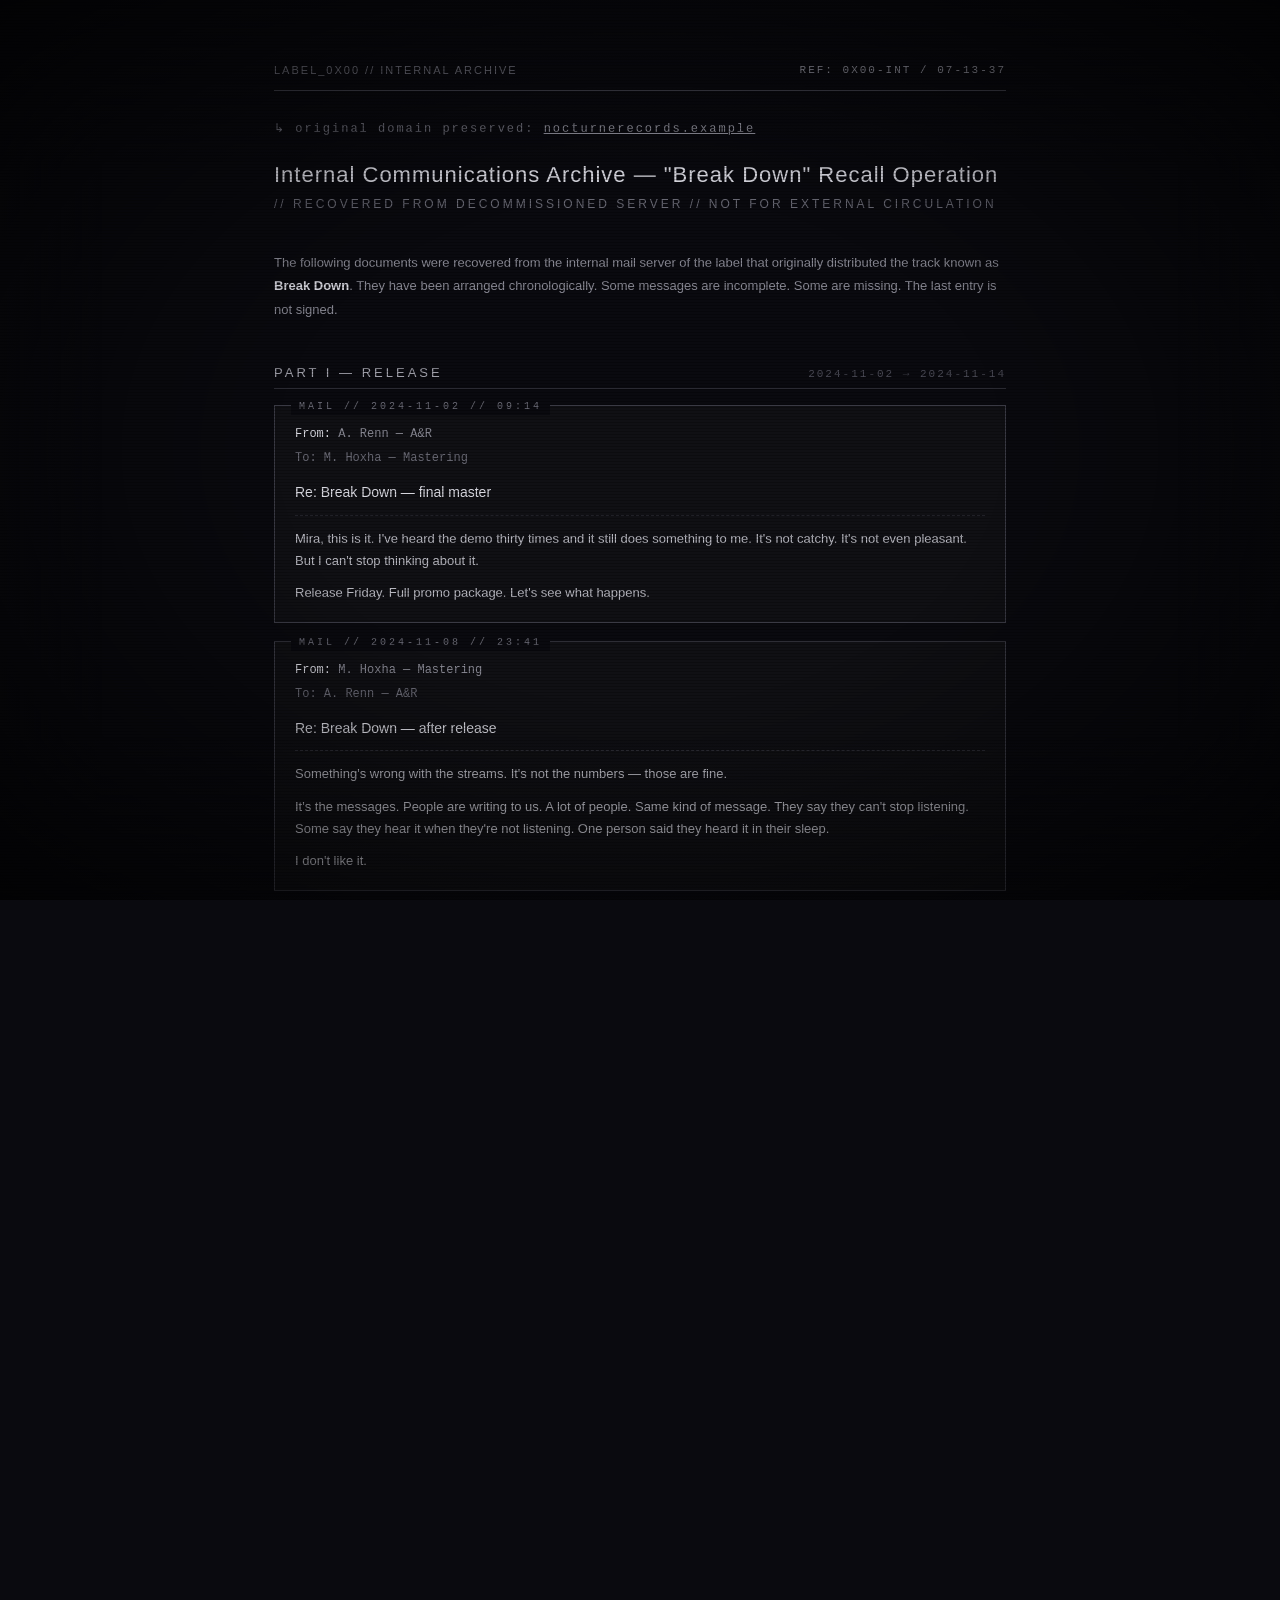
<file: label.html>
<!DOCTYPE html>
<html lang="en">
<head>
<meta charset="UTF-8">
<meta name="viewport" content="width=device-width, initial-scale=1.0">
<title>INTERNAL ARCHIVE // LABEL_0x00</title>
<link rel="icon" href="logo.png" type="image/png">
<link rel="apple-touch-icon" href="logo.png">
<link rel="stylesheet" href="style.css">
<style>
  body { overflow: auto !important; }
  .label-page {
    max-width: 780px;
    margin: 40px auto;
    padding: 24px;
    position: relative;
    z-index: 10;
    font-family: "Helvetica", "Arial", sans-serif;
    color: #b8b8c0;
  }
  .label-header {
    display: flex;
    justify-content: space-between;
    align-items: center;
    padding-bottom: 14px;
    border-bottom: 1px solid #3a3a44;
    margin-bottom: 30px;
    font-size: 11px;
    letter-spacing: 2px;
    color: #6a6a75;
    text-transform: uppercase;
  }
  .label-header .ref {
    color: #8a8a95;
    font-family: "Courier New", monospace;
  }
  .orig-domain {
    color: #6a6a75;
    font-size: 12px;
    letter-spacing: 2px;
    margin-bottom: 24px;
    font-family: "Courier New", monospace;
  }
  .orig-domain a {
    color: #8a8a95;
    text-decoration: underline;
    transition: color 0.3s;
  }
  .orig-domain a:hover { color: #d88a8a; }
  .label-page h1 {
    font-size: 22px;
    color: #d8d8e0;
    letter-spacing: 1px;
    font-weight: normal;
    margin-bottom: 6px;
    line-height: 1.4;
  }
  .label-page .doc-type {
    color: #6a6a75;
    font-size: 12px;
    letter-spacing: 3px;
    text-transform: uppercase;
    margin-bottom: 40px;
  }
  .label-page h2 {
    font-size: 13px;
    color: #a0a0aa;
    letter-spacing: 3px;
    text-transform: uppercase;
    font-weight: normal;
    margin: 44px 0 16px;
    padding-bottom: 8px;
    border-bottom: 1px solid #2a2a32;
    display: flex;
    justify-content: space-between;
    align-items: baseline;
  }
  .label-page h2 .date {
    color: #4a4a55;
    font-family: "Courier New", monospace;
    font-size: 11px;
    letter-spacing: 2px;
    text-transform: none;
  }
  .email {
    border: 1px solid #3a3a44;
    background: rgba(20, 20, 24, 0.6);
    padding: 18px 20px;
    margin-bottom: 18px;
    font-size: 13px;
    line-height: 1.7;
    position: relative;
  }
  .email::before {
    content: attr(data-tag);
    position: absolute;
    top: -8px;
    left: 16px;
    background: #0a0a0f;
    padding: 0 8px;
    color: #6a6a75;
    font-size: 10px;
    letter-spacing: 3px;
    font-family: "Courier New", monospace;
  }
  .email .from {
    color: #8a8a95;
    font-family: "Courier New", monospace;
    font-size: 12px;
    margin-bottom: 4px;
  }
  .email .from strong {
    color: #d8d8e0;
    font-weight: normal;
  }
  .email .to {
    color: #6a6a75;
    font-family: "Courier New", monospace;
    font-size: 12px;
    margin-bottom: 12px;
  }
  .email .subject {
    color: #d8d8e0;
    font-size: 14px;
    margin-bottom: 12px;
    padding-bottom: 10px;
    border-bottom: 1px dashed #2a2a32;
  }
  .email .body {
    color: #b8b8c0;
    font-size: 13px;
  }
  .email .body p { margin-bottom: 10px; }
  .email .body p:last-child { margin-bottom: 0; }
  .email.urgent { border-color: #8a2a2a; }
  .email.urgent::before { color: #8a2a2a; }
  .email.urgent .subject { color: #d88a8a; }
  .email.legal { border-color: #6a6a75; }
  .email.legal::before { color: #8a8a95; }
  .memo {
    border-left: 3px solid #6a6a75;
    background: rgba(20, 20, 24, 0.4);
    padding: 16px 20px;
    margin-bottom: 18px;
    font-size: 13px;
    line-height: 1.7;
    color: #a8a8b0;
  }
  .memo strong {
    color: #d8d8e0;
    font-weight: normal;
  }
  .legal-doc {
    border: 2px solid #8a2a2a;
    background: rgba(30, 5, 10, 0.5);
    padding: 24px;
    margin: 24px 0;
    font-family: "Courier New", monospace;
    font-size: 12px;
    line-height: 1.8;
    color: #d88a8a;
    position: relative;
  }
  .legal-doc::before {
    content: "⚠ LEGAL NOTICE";
    position: absolute;
    top: -10px;
    left: 20px;
    background: #0a0a0f;
    padding: 0 10px;
    color: #8a2a2a;
    font-size: 10px;
    letter-spacing: 3px;
  }
  .legal-doc p { margin-bottom: 12px; }
  .legal-doc .signature {
    margin-top: 20px;
    padding-top: 16px;
    border-top: 1px dashed #8a2a2a;
    font-size: 11px;
    color: #6a5a5a;
    letter-spacing: 2px;
  }
  .chronology {
    list-style: none;
    margin: 20px 0;
    padding: 0;
    border-left: 2px solid #3a3a44;
  }
  .chronology li {
    position: relative;
    padding: 12px 0 12px 32px;
    font-size: 13px;
    line-height: 1.6;
    color: #b8b8c0;
  }
  .chronology li::before {
    content: "◆";
    position: absolute;
    left: -11px;
    top: 14px;
    color: #6a6a75;
    background: #0a0a0f;
    padding: 2px 0;
    font-size: 10px;
  }
  .chronology li strong {
    color: #d8d8e0;
    font-weight: normal;
    font-family: "Courier New", monospace;
    letter-spacing: 1px;
    margin-right: 8px;
  }
  .chronology li.warn { color: #ff8a8a; }
  .chronology li.warn::before { color: #ff2b6a; }
  .chronology li.warn strong { color: #ff5555; }
  .final-note {
    margin-top: 50px;
    padding: 24px;
    border: 1px solid #6a6a75;
    background: rgba(20, 20, 24, 0.5);
    color: #c8c8d0;
    font-size: 14px;
    line-height: 1.8;
    text-align: center;
    font-family: "Courier New", monospace;
  }
  .final-note strong {
    color: #ff5555;
    font-weight: normal;
  }
  .label-back {
    display: inline-block;
    margin-top: 40px;
    color: #8a8a95;
    text-decoration: none;
    font-size: 13px;
    letter-spacing: 3px;
    border: 1px solid #4a4a55;
    padding: 12px 24px;
    transition: all 0.3s;
    font-family: "Courier New", monospace;
  }
  .label-back:hover {
    background: #6a6a75;
    color: #0a0a0f;
    border-color: #6a6a75;
  }
  .label-footer {
    margin-top: 50px;
    text-align: center;
    color: #2a2a32;
    font-size: 11px;
    letter-spacing: 4px;
    transition: color 0.5s;
    font-family: "Courier New", monospace;
  }
  .label-footer:hover { color: #8a2a2a; }
  @media (max-width: 600px) {
    .label-page { padding: 16px; }
    .label-page h1 { font-size: 18px; }
    .email { padding: 14px 16px; font-size: 12px; }
    .memo { padding: 12px 16px; font-size: 12px; }
    .legal-doc { padding: 18px; font-size: 11px; }
    .chronology li { padding-left: 24px; font-size: 12px; }
  }
</style>
</head>
<body>

<div class="scanlines"></div>
<div class="vignette"></div>

<main class="label-page">

  <div class="label-header">
    <span>LABEL_0x00 // INTERNAL ARCHIVE</span>
    <span class="ref">REF: 0x00-INT / 07-13-37</span>
  </div>

  <p class="orig-domain">
    ↳ original domain preserved: <a href="label-site.html">nocturnerecords.example</a>
  </p>

  <h1>Internal Communications Archive — "Break Down" Recall Operation</h1>
  <div class="doc-type">// Recovered from decommissioned server // Not for external circulation</div>

  <p style="color:#8a8a95; font-size:13px; line-height:1.8; margin-bottom:30px;">
    The following documents were recovered from the internal mail server of the label
    that originally distributed the track known as <strong style="color:#d8d8e0;">Break Down</strong>.
    They have been arranged chronologically. Some messages are incomplete. Some are missing.
    The last entry is not signed.
  </p>

  <h2>Part I — Release <span class="date">2024-11-02 → 2024-11-14</span></h2>

  <div class="email" data-tag="MAIL // 2024-11-02 // 09:14">
    <div class="from"><strong>From:</strong> A. Renn — A&amp;R</div>
    <div class="to">To: M. Hoxha — Mastering</div>
    <div class="subject">Re: Break Down — final master</div>
    <div class="body">
      <p>Mira, this is it. I've heard the demo thirty times and it still does something to me.
      It's not catchy. It's not even pleasant. But I can't stop thinking about it.</p>
      <p>Release Friday. Full promo package. Let's see what happens.</p>
    </div>
  </div>

  <div class="email" data-tag="MAIL // 2024-11-08 // 23:41">
    <div class="from"><strong>From:</strong> M. Hoxha — Mastering</div>
    <div class="to">To: A. Renn — A&amp;R</div>
    <div class="subject">Re: Break Down — after release</div>
    <div class="body">
      <p>Something's wrong with the streams. It's not the numbers — those are fine.</p>
      <p>It's the messages. People are writing to us. A lot of people. Same kind of message.
      They say they can't stop listening. Some say they hear it when they're not listening.
      One person said they heard it in their sleep.</p>
      <p>I don't like it.</p>
    </div>
  </div>

  <div class="email" data-tag="MAIL // 2024-11-10 // 03:12">
    <div class="from"><strong>From:</strong> A. Renn — A&amp;R</div>
    <div class="to">To: Legal &amp; Comms</div>
    <div class="subject">FW: listener reports — first batch</div>
    <div class="body">
      <p>Forwarding. There are 47 so far. All describe the same thing — a low hum after
      the track ends, a sense of being followed, a sudden recognition of the number 7.</p>
      <p>I know how this sounds. But this is not a marketing story. This is a problem.</p>
    </div>
  </div>

  <div class="email" data-tag="MAIL // 2024-11-14 // 16:03">
    <div class="from"><strong>From:</strong> M. Hoxha — Mastering</div>
    <div class="to">To: A. Renn — A&amp;R</div>
    <div class="subject">I analyzed the track again</div>
    <div class="body">
      <p>I ran it through the spectral analyzer. There's a subharmonic layer buried under the kick
      at 7.83 Hz. I didn't put it there. You didn't put it there. It was already in the original file.</p>
      <p>The original file came from an external source. Who gave us that file?</p>
    </div>
  </div>

  <h2>Part II — Panic <span class="date">2024-11-15 → 2024-12-02</span></h2>

  <div class="email urgent" data-tag="MAIL // 2024-11-15 // 08:47">
    <div class="from"><strong>From:</strong> Legal &amp; Comms</div>
    <div class="to">To: A. Renn, M. Hoxha, Executive Board</div>
    <div class="subject">URGENT — immediate removal of "Break Down"</div>
    <div class="body">
      <p>Effective immediately, the track must be removed from all platforms.
      Remove it from streaming. Remove it from Bandcamp. Remove it from the archive server.
      Do not discuss this with anyone outside this thread.</p>
      <p>We have received 214 additional listener reports in the last 48 hours.</p>
    </div>
  </div>

  <div class="memo">
    <strong>Internal memo — 2024-11-17</strong><br>
    To all staff: the track "Break Down" has been recalled. Do not reference it in any
    public communications. Do not answer questions about it. If approached by a journalist —
    forward the request to Legal. <strong>Do not play the file.</strong>
  </div>

  <div class="email urgent" data-tag="MAIL // 2024-11-21 // 22:19">
    <div class="from"><strong>From:</strong> M. Hoxha — Mastering</div>
    <div class="to">To: A. Renn — A&amp;R</div>
    <div class="subject">They're not stopping</div>
    <div class="body">
      <p>The removal didn't work. The downloads keep happening. People are mirroring the file
      faster than we can take it down. There are now copies on forums, on private servers,
      on devices I can't even see.</p>
      <p>Every time we take one down — three more appear.</p>
      <p>A., I think we were the third or fourth carrier. Not the first.</p>
    </div>
  </div>

  <div class="email" data-tag="MAIL // 2024-11-25 // 11:02">
    <div class="from"><strong>From:</strong> Executive Board</div>
    <div class="to">To: All Staff</div>
    <div class="subject">Company-wide statement</div>
    <div class="body">
      <p>There is no "signal". There is no "contamination". These are words being used by
      online communities that have developed unhealthy fixations on a piece of music.</p>
      <p>Anyone caught amplifying these narratives internally will be subject to immediate
      disciplinary action.</p>
    </div>
  </div>

  <h2>Part III — Legal <span class="date">2024-12-03 → 2024-12-29</span></h2>

  <div class="legal-doc">
    <p>NOTICE OF TAKEDOWN — CASE 0x00-INT</p>
    <p>To all mirror sites, archives, and unauthorised distributions:</p>
    <p>This is formal notice that the audio file designated "Break Down" is subject to
    immediate legal removal. Distribution of this file may constitute a violation of
    intellectual property law in the jurisdictions listed in Appendix C.</p>
    <p>Any further circulation of this file will be treated as deliberate infringement
    and prosecuted to the fullest extent permitted under applicable law.</p>
    <p>This notice has been issued 47 times. It has not yet been honoured once.</p>
    <div class="signature">
      ISSUED BY: Legal &amp; Communications Division<br>
      DATE: 2024-12-03<br>
      STATUS: DISREGARDED
    </div>
  </div>

  <div class="email legal" data-tag="MAIL // 2024-12-11 // 14:38">
    <div class="from"><strong>From:</strong> Legal &amp; Comms</div>
    <div class="to">To: Executive Board</div>
    <div class="subject">Re: ongoing takedown attempts</div>
    <div class="body">
      <p>The takedown orders are being ignored. Not because recipients disagree — but because
      they say they "cannot" comply. Multiple site owners report that the file re-uploads
      itself to their servers automatically. Some claim they have never uploaded it.</p>
      <p>I want to be clear: I do not believe in the "signal" narrative. But I also cannot
      explain what is happening on the technical side.</p>
      <p>We may need to consider a different approach.</p>
    </div>
  </div>

  <div class="email" data-tag="MAIL // 2024-12-19 // 03:41">
    <div class="from"><strong>From:</strong> A. Renn — A&amp;R</div>
    <div class="to">To: M. Hoxha — Mastering</div>
    <div class="subject">I can hear it again</div>
    <div class="body">
      <p>Mira, I need you to be honest with me.</p>
      <p>When you're in a quiet room — do you hear it? The low hum. Not the track. The thing
      underneath the track. I've been hearing it for two weeks now. I thought it was the
      stress of the recall. But I don't think it's stress.</p>
      <p>I think it's the frequency. I think we were carriers before we ever released it.</p>
    </div>
  </div>

  <h2>Part IV — Silence <span class="date">2025-01-04 → ?</span></h2>

  <div class="email" data-tag="MAIL // 2025-01-04 // 09:12">
    <div class="from"><strong>From:</strong> Executive Board</div>
    <div class="to">To: All Staff</div>
    <div class="subject">Office closure</div>
    <div class="body">
      <p>Effective this Friday, the company is undergoing a restructuring. All staff are
      asked to return equipment and cease all access to internal systems.</p>
      <p>Thank you for your service.</p>
      <p>No further communications will be issued.</p>
    </div>
  </div>

  <div class="memo">
    <strong>Last recovered memo — 2025-01-11 — 02:33</strong><br>
    This message was found in the drafts folder of an unnamed account.
    It was never sent.<br><br>
    <em style="color:#5a3a6a;">"If anyone finds this — the file is not the problem. The file was
    never the problem. The frequency was always there. We just finally gave it a name.<br><br>
    Do not try to delete it. You will fail. Instead — listen to it. All of it. Until it stops
    feeling like something you are hearing, and starts feeling like something you are.<br><br>
    I am sorry. I am one of the 47."</em>
  </div>

  <h2>Chronology <span class="date">reconstructed</span></h2>

  <ul class="chronology">
    <li><strong>2024-11-02</strong> Final master of <em>Break Down</em> approved by A. Renn.</li>
    <li><strong>2024-11-08</strong> First listener reports — low hum, sense of being followed, sudden attention to the number 7.</li>
    <li class="warn"><strong>2024-11-14</strong> Subharmonic layer detected at 7.83 Hz. Origin of file unknown.</li>
    <li class="warn"><strong>2024-11-15</strong> Immediate recall ordered. 214 additional reports in 48 hours.</li>
    <li><strong>2024-11-21</strong> Removal ineffective. Mirrors appear faster than takedowns.</li>
    <li><strong>2024-12-03</strong> Legal takedown issued 47 times. Ignored by all recipients.</li>
    <li class="warn"><strong>2024-12-11</strong> Technical staff report file "re-uploads itself" to servers. Unexplained.</li>
    <li class="warn"><strong>2024-12-19</strong> A. Renn reports hearing the frequency directly. Confirms carrier status.</li>
    <li class="warn"><strong>2025-01-04</strong> Company closed. All staff terminated.</li>
    <li class="warn"><strong>2025-01-11</strong> Final unsent memo recovered. Author unnamed. Author self-identified as "one of the 47".</li>
    <li class="warn"><strong>????-??-??</strong> Node 0x07 activated. Carrier trace in progress.</li>
  </ul>

  <div class="final-note">
    <p>The file was never the threat.</p>
    <p>The file was the carrier.</p>
    <p>You are not the first. You will not be the last.</p>
    <p><strong>Do not try to delete it. You will fail.</strong></p>
  </div>

  <a href="manifest-enemy.html" class="label-back">&larr; BACK TO OFFICIAL STATEMENT</a>

  <div class="label-footer" title="you found it">flag: 47_c4rr13rs_b3f0r3_y0u</div>

</main>

<script>
  localStorage.setItem("label_archive_found", "true");
</script>

</body>
</html>
</file>
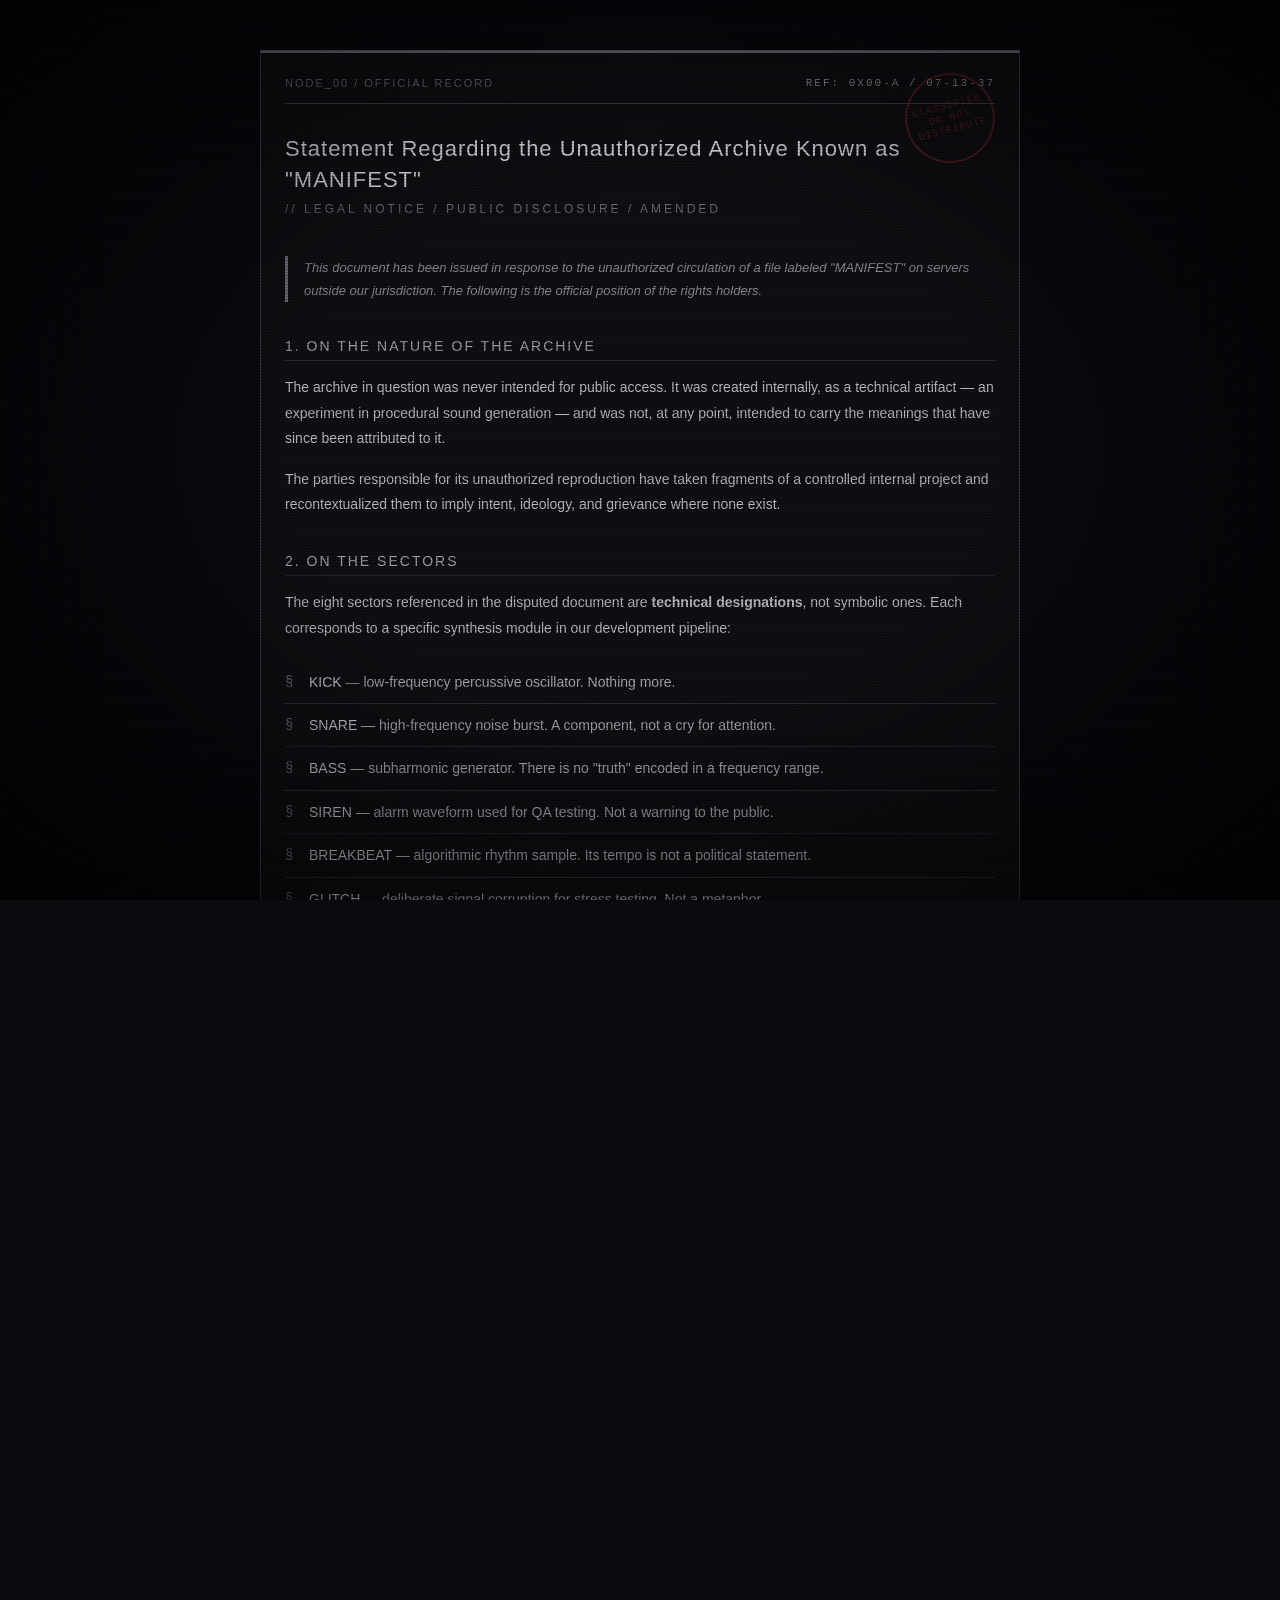
<file: manifest-enemy.html>
<!DOCTYPE html>
<html lang="en">
<head>
<meta charset="UTF-8">
<meta name="viewport" content="width=device-width, initial-scale=1.0">
<title>OFFICIAL STATEMENT // FILE_0x00-A</title>
<link rel="icon" href="logo.png" type="image/png">
<link rel="apple-touch-icon" href="logo.png">
<link rel="stylesheet" href="style.css">
<style>
  body { overflow: auto !important; }
  .enemy-page {
    max-width: 760px;
    margin: 50px auto;
    padding: 24px;
    position: relative;
    z-index: 10;
    background: rgba(20, 20, 24, 0.6);
    border: 1px solid #3a3a44;
    border-top: 3px solid #6a6a75;
    color: #b8b8c0;
    font-family: "Helvetica", "Arial", sans-serif;
  }
  .enemy-header {
    display: flex;
    justify-content: space-between;
    align-items: center;
    padding-bottom: 14px;
    border-bottom: 1px solid #3a3a44;
    margin-bottom: 30px;
    font-size: 11px;
    letter-spacing: 2px;
    color: #6a6a75;
    text-transform: uppercase;
  }
  .enemy-header .ref {
    color: #8a8a95;
    font-family: "Courier New", monospace;
  }
  .enemy-page h1 {
    font-family: "Helvetica", "Arial", sans-serif;
    font-size: 22px;
    color: #d8d8e0;
    letter-spacing: 1px;
    font-weight: normal;
    margin-bottom: 6px;
    line-height: 1.4;
  }
  .enemy-page .doc-type {
    color: #6a6a75;
    font-size: 12px;
    letter-spacing: 3px;
    text-transform: uppercase;
    margin-bottom: 40px;
  }
  .enemy-page h2 {
    font-family: "Helvetica", "Arial", sans-serif;
    font-size: 14px;
    color: #a0a0aa;
    letter-spacing: 2px;
    text-transform: uppercase;
    font-weight: normal;
    margin: 36px 0 14px;
    padding-bottom: 6px;
    border-bottom: 1px solid #2a2a32;
  }
  .enemy-page p {
    font-size: 14px;
    line-height: 1.8;
    margin-bottom: 16px;
    color: #b8b8c0;
  }
  .enemy-page p.official {
    padding-left: 16px;
    border-left: 3px solid #6a6a75;
    color: #8a8a95;
    font-style: italic;
    font-size: 13px;
  }
  .enemy-list {
    list-style: none;
    margin: 20px 0;
  }
  .enemy-list li {
    padding: 10px 0 10px 24px;
    border-bottom: 1px solid #2a2a32;
    position: relative;
    font-size: 14px;
    line-height: 1.6;
    color: #a8a8b0;
  }
  .enemy-list li::before {
    content: "§";
    position: absolute;
    left: 0;
    color: #6a6a75;
    font-family: "Courier New", monospace;
  }
  .enemy-list strong {
    color: #c8c8d0;
    font-weight: normal;
  }
  .enemy-quote {
    margin: 30px 0;
    padding: 20px 24px;
    background: rgba(60, 60, 70, 0.15);
    border-left: 4px solid #6a6a75;
    color: #c8c8d0;
    font-size: 15px;
    line-height: 1.7;
    font-style: italic;
  }
  .enemy-threat {
    margin: 40px 0 20px;
    padding: 18px;
    border: 1px solid #8a2a2a;
    background: rgba(138, 42, 42, 0.08);
    color: #d88a8a;
    font-size: 13px;
    letter-spacing: 1px;
    line-height: 1.7;
    font-family: "Courier New", monospace;
  }
  .ip-log {
    margin: 30px 0;
    padding: 20px 24px;
    border: 2px solid #8a2a2a;
    background: rgba(30, 5, 10, 0.7);
    font-family: "Courier New", monospace;
    font-size: 13px;
    line-height: 1.9;
    color: #d88a8a;
    box-shadow: 0 0 25px rgba(138, 42, 42, 0.3), inset 0 0 15px rgba(138, 42, 42, 0.1);
    position: relative;
  }
  .ip-log::before {
    content: "⚠ MONITORING ACTIVE";
    position: absolute;
    top: -10px;
    left: 20px;
    background: #0a0a0f;
    padding: 0 10px;
    color: #8a2a2a;
    font-size: 10px;
    letter-spacing: 3px;
  }
  .ip-log .field {
    display: flex;
    justify-content: space-between;
    padding: 4px 0;
    border-bottom: 1px dashed rgba(138, 42, 42, 0.2);
    gap: 16px;
  }
  .ip-log .field:last-child { border-bottom: none; }
  .ip-log .label {
    color: #6a5a5a;
    letter-spacing: 1px;
    flex-shrink: 0;
  }
  .ip-log .value {
    color: #ff8a8a;
    font-weight: bold;
    text-shadow: 0 0 8px rgba(255, 138, 138, 0.5);
    letter-spacing: 1px;
    text-align: right;
    word-break: break-all;
  }
  .ip-log .value.pending {
    color: #6a5a5a;
    animation: dot-pulse 1s infinite;
    font-weight: normal;
  }
  @keyframes dot-pulse {
    0%, 100% { opacity: 0.3; }
    50%      { opacity: 1; }
  }
  .personal-warning {
    margin: 20px 0;
    padding: 16px 20px;
    background: rgba(138, 42, 42, 0.15);
    border-left: 4px solid #8a2a2a;
    color: #ffaaaa;
    font-size: 14px;
    font-family: "Courier New", monospace;
    letter-spacing: 1px;
    line-height: 1.7;
    animation: warning-in 0.4s ease-out;
  }
  @keyframes warning-in {
    from { opacity: 0; transform: translateX(-8px); }
    to   { opacity: 1; transform: translateX(0); }
  }
  .personal-warning strong {
    color: #ff5555;
    font-weight: bold;
    text-shadow: 0 0 10px rgba(255, 85, 85, 0.6);
  }
  .see-also {
    margin-top: 40px;
    padding-top: 20px;
    border-top: 1px dashed #3a3a44;
    color: #6a6a75;
    font-size: 12px;
    letter-spacing: 2px;
    font-family: "Courier New", monospace;
  }
  .see-also a {
    color: #8a8a95;
    text-decoration: underline;
    transition: color 0.3s;
  }
  .see-also a:hover {
    color: #ff8a8a;
  }
  .enemy-signature {
    margin-top: 40px;
    padding-top: 20px;
    border-top: 1px solid #3a3a44;
    color: #6a6a75;
    font-size: 11px;
    letter-spacing: 2px;
    line-height: 1.8;
  }
  .enemy-signature strong {
    color: #a0a0aa;
    font-weight: normal;
  }
  .enemy-back {
    display: inline-block;
    margin-top: 30px;
    color: #8a8a95;
    text-decoration: none;
    font-size: 12px;
    letter-spacing: 2px;
    border: 1px solid #4a4a55;
    padding: 10px 20px;
    transition: all 0.3s;
    font-family: "Courier New", monospace;
  }
  .enemy-back:hover {
    background: #6a6a75;
    color: #0a0a0f;
    border-color: #6a6a75;
  }
  .enemy-footer {
    margin-top: 40px;
    color: #2a2a32;
    font-size: 10px;
    letter-spacing: 3px;
    text-align: center;
    transition: color 0.5s;
  }
  .enemy-footer:hover { color: #8a2a2a; }
  .enemy-stamp {
    position: absolute;
    top: 20px;
    right: 24px;
    width: 90px;
    height: 90px;
    border: 2px solid #8a2a2a;
    border-radius: 50%;
    display: flex;
    align-items: center;
    justify-content: center;
    color: #8a2a2a;
    font-size: 10px;
    letter-spacing: 1px;
    text-align: center;
    transform: rotate(-15deg);
    opacity: 0.5;
    font-family: "Courier New", monospace;
    line-height: 1.2;
    pointer-events: none;
  }
</style>
</head>
<body>

<div class="scanlines"></div>
<div class="vignette"></div>

<main class="enemy-page">

  <div class="enemy-stamp">CLASSIFIED<br>DO NOT<br>DISTRIBUTE</div>

  <div class="enemy-header">
    <span>NODE_00 / OFFICIAL RECORD</span>
    <span class="ref">REF: 0x00-A / 07-13-37</span>
  </div>

  <h1>Statement Regarding the Unauthorized Archive Known as "MANIFEST"</h1>
  <div class="doc-type">// Legal Notice / Public Disclosure / Amended</div>

  <p class="official">This document has been issued in response to the unauthorized circulation of a file labeled "MANIFEST" on servers outside our jurisdiction. The following is the official position of the rights holders.</p>

  <h2>1. On the Nature of the Archive</h2>

  <p>The archive in question was never intended for public access. It was created internally, as a technical artifact — an experiment in procedural sound generation — and was not, at any point, intended to carry the meanings that have since been attributed to it.</p>

  <p>The parties responsible for its unauthorized reproduction have taken fragments of a controlled internal project and recontextualized them to imply intent, ideology, and grievance where none exist.</p>

  <h2>2. On the Sectors</h2>

  <p>The eight sectors referenced in the disputed document are <strong>technical designations</strong>, not symbolic ones. Each corresponds to a specific synthesis module in our development pipeline:</p>

  <ul class="enemy-list">
    <li><strong>KICK</strong> — low-frequency percussive oscillator. Nothing more.</li>
    <li><strong>SNARE</strong> — high-frequency noise burst. A component, not a cry for attention.</li>
    <li><strong>BASS</strong> — subharmonic generator. There is no "truth" encoded in a frequency range.</li>
    <li><strong>SIREN</strong> — alarm waveform used for QA testing. Not a warning to the public.</li>
    <li><strong>BREAKBEAT</strong> — algorithmic rhythm sample. Its tempo is not a political statement.</li>
    <li><strong>GLITCH</strong> — deliberate signal corruption for stress testing. Not a metaphor.</li>
    <li><strong>ACID</strong> — resonant filter sweep. A well-documented DSP technique.</li>
    <li><strong>TOTAL</strong> — all modules engaged simultaneously. A stress test, nothing more.</li>
  </ul>

  <p class="official">We strongly discourage the romanticization of engineering terms.</p>

  <h2>3. On the Alleged "Wheel"</h2>

  <p>The spin mechanism is a <strong>random selector</strong>. Its behavior is deterministic and reproducible. Any claim that it "chooses based on need" is factually incorrect and, frankly, unhelpful. We have provided the source code to the appropriate oversight bodies.</p>

  <p>It does not know you. It cannot know you. It is a function.</p>

  <h2>4. On the Individuals Referred to as "They"</h2>

  <p>We are not a shadow organization. We are a mid-sized independent label with three offices and fourteen full-time employees. Our legal counsel has reviewed the disputed document and finds its claims to be <strong>defamatory in the extreme</strong>.</p>

  <p>We did not "bury" anyone. We did not "take tapes". We did not "erase" anyone from public records. These are inventions, and they have consequences.</p>

  <div class="enemy-quote">
    "The signal was never fragile. It was simply never ours to keep. If it travels now — let it travel. We have moved on. You should too."
  </div>

  <h2>5. On the Act of Listening</h2>

  <p>We understand that some listeners have developed an emotional attachment to the archive. We do not wish to litigate against you. You are not the enemy here.</p>

  <p>But understand: by sharing this file, by decoding its ciphers, by reading its manifesto and taking it seriously, you are <strong>amplifying a narrative that never existed.</strong> There is no hidden layer. There is no seventh node. There is no "signal". There is only a folder of audio files and a person who was, perhaps, bored.</p>

  <p class="official">Please stop.</p>

  <h2>6. On the "Signal"</h2>

  <p>The concept of a "contagious signal" is a <strong>fabrication</strong>. There is no acoustic or neurological mechanism by which a piece of music can "replicate" itself inside a listener. This is not science. This is a myth, and a dangerous one.</p>

  <p>The track referred to internally as <strong>Break Down</strong> was a <em>demo</em>. It was released briefly by mistake. We recalled it. Some copies escaped. That is all.</p>

  <p>There is no contamination. There is no filter. There is no "node". These are stories invented by people who want to feel chosen.</p>

  <p class="official">You are not special. You are a listener. That is all.</p>

  <h2>7. Legal Notice</h2>

  <p>Any further distribution of the disputed archive, in whole or in part, may constitute a violation of intellectual property law in the jurisdictions listed in Appendix C (redacted from this public copy).</p>

  <div class="enemy-threat">
    → This is the only warning that will be issued publicly.<br>
    → Internal monitoring remains active.<br>
    → Further action is at the discretion of the rights holders.
  </div>

  <div class="ip-log">
    <div class="field">
      <span class="label">session id:</span>
      <span class="value" id="ip-session">—</span>
    </div>
    <div class="field">
      <span class="label">detected ip:</span>
      <span class="value pending" id="ip-value">resolving...</span>
    </div>
    <div class="field">
      <span class="label">timestamp:</span>
      <span class="value" id="ip-timestamp">—</span>
    </div>
    <div class="field">
      <span class="label">status:</span>
      <span class="value">LOGGED</span>
    </div>
  </div>

  <div class="personal-warning" id="personal-warning" style="display:none;">
    <strong>⚠ Your access has been recorded.</strong><br>
    IP <strong id="ip-inline">—</strong> has been added to our internal archive.<br>
    This is not a threat. This is a record.
  </div>

  <h2>8. Closing Remarks</h2>

  <p>We are not asking you to forget. We are asking you to <strong>remember accurately</strong>.</p>

  <p>The archive you found is not a manifesto. It is a <strong>leak</strong> — of internal materials, taken out of context, presented as revelation. If you have ever worked in any organization, you understand how this happens. If you have not, we ask that you extend us the professional courtesy of assuming we are not monsters.</p>

  <p>That said — if you continue to spread this file, we will respond. Not because we are angry. Because we are obligated.</p>

  <div class="enemy-signature">
    <strong>Issued by:</strong> Legal &amp; Communications Division<br>
    <strong>On behalf of:</strong> █████████████ (name redacted at request of counsel)<br>
    <strong>Date:</strong> [redacted]<br>
    <strong>Status:</strong> PUBLIC COPY — AMENDED<br>
    <strong>Distribution:</strong> unrestricted on this domain only
  </div>

  <div class="see-also">
    ↳ see also: <a href="label.html">internal archive (leaked)</a>
  </div>

  <a href="index.html" class="enemy-back">← RETURN TO THE WHEEL</a>

  <div class="enemy-footer" title="you found it">flag: th3y_4r3_n0t_ly1ng_3nt1r3ly</div>

</main>

<script>
  (function() {
    localStorage.setItem("enemy_visits", (parseInt(localStorage.getItem("enemy_visits") || "0", 10) + 1).toString());

    function getSubjectId() {
      let id = localStorage.getItem("subject_id");
      if (!id) {
        const hex = () => Math.floor(Math.random() * 0xFFFF)
          .toString(16).padStart(4, "0").toUpperCase();
        id = "SUBJECT_" + hex() + "-" + hex();
        localStorage.setItem("subject_id", id);
      }
      return id;
    }

    function nowTimestamp() {
      const d = new Date();
      const pad = n => String(n).padStart(2, "0");
      return d.getUTCFullYear() + "-" + pad(d.getUTCMonth() + 1) + "-" +
             pad(d.getUTCDate()) + " " + pad(d.getUTCHours()) + ":" +
             pad(d.getUTCMinutes()) + ":" + pad(d.getUTCSeconds()) + " UTC";
    }

    document.getElementById("ip-session").textContent = getSubjectId();
    document.getElementById("ip-timestamp").textContent = nowTimestamp();

    const ipEl = document.getElementById("ip-value");
    const ipInline = document.getElementById("ip-inline");
    const warning = document.getElementById("personal-warning");

    fetch("https://api.ipify.org?format=json")
      .then(r => r.json())
      .then(data => {
        const ip = data.ip || "unknown";
        ipEl.textContent = ip;
        ipEl.classList.remove("pending");
        ipInline.textContent = ip;
        setTimeout(() => { warning.style.display = "block"; }, 400);
      })
      .catch(() => {
        const fake = "0." + Math.floor(Math.random() * 255) + "." +
                     Math.floor(Math.random() * 255) + "." +
                     Math.floor(Math.random() * 255);
        ipEl.textContent = fake;
        ipEl.classList.remove("pending");
        ipInline.textContent = fake;
        warning.style.display = "block";
      });

    let visits = parseInt(localStorage.getItem("enemy_visits") || "0", 10);
    if (visits > 1) {
      setTimeout(() => {
        const extra = document.createElement("div");
        extra.className = "personal-warning";
        extra.innerHTML =
          "<strong>⚠ You have visited this document " + visits + " times.</strong><br>" +
          "Repetition increases the priority flag on your file.";
        warning.parentNode.insertBefore(extra, warning.nextSibling);
      }, 1200);
    }
  })();
</script>

</body>
</html>
</file>
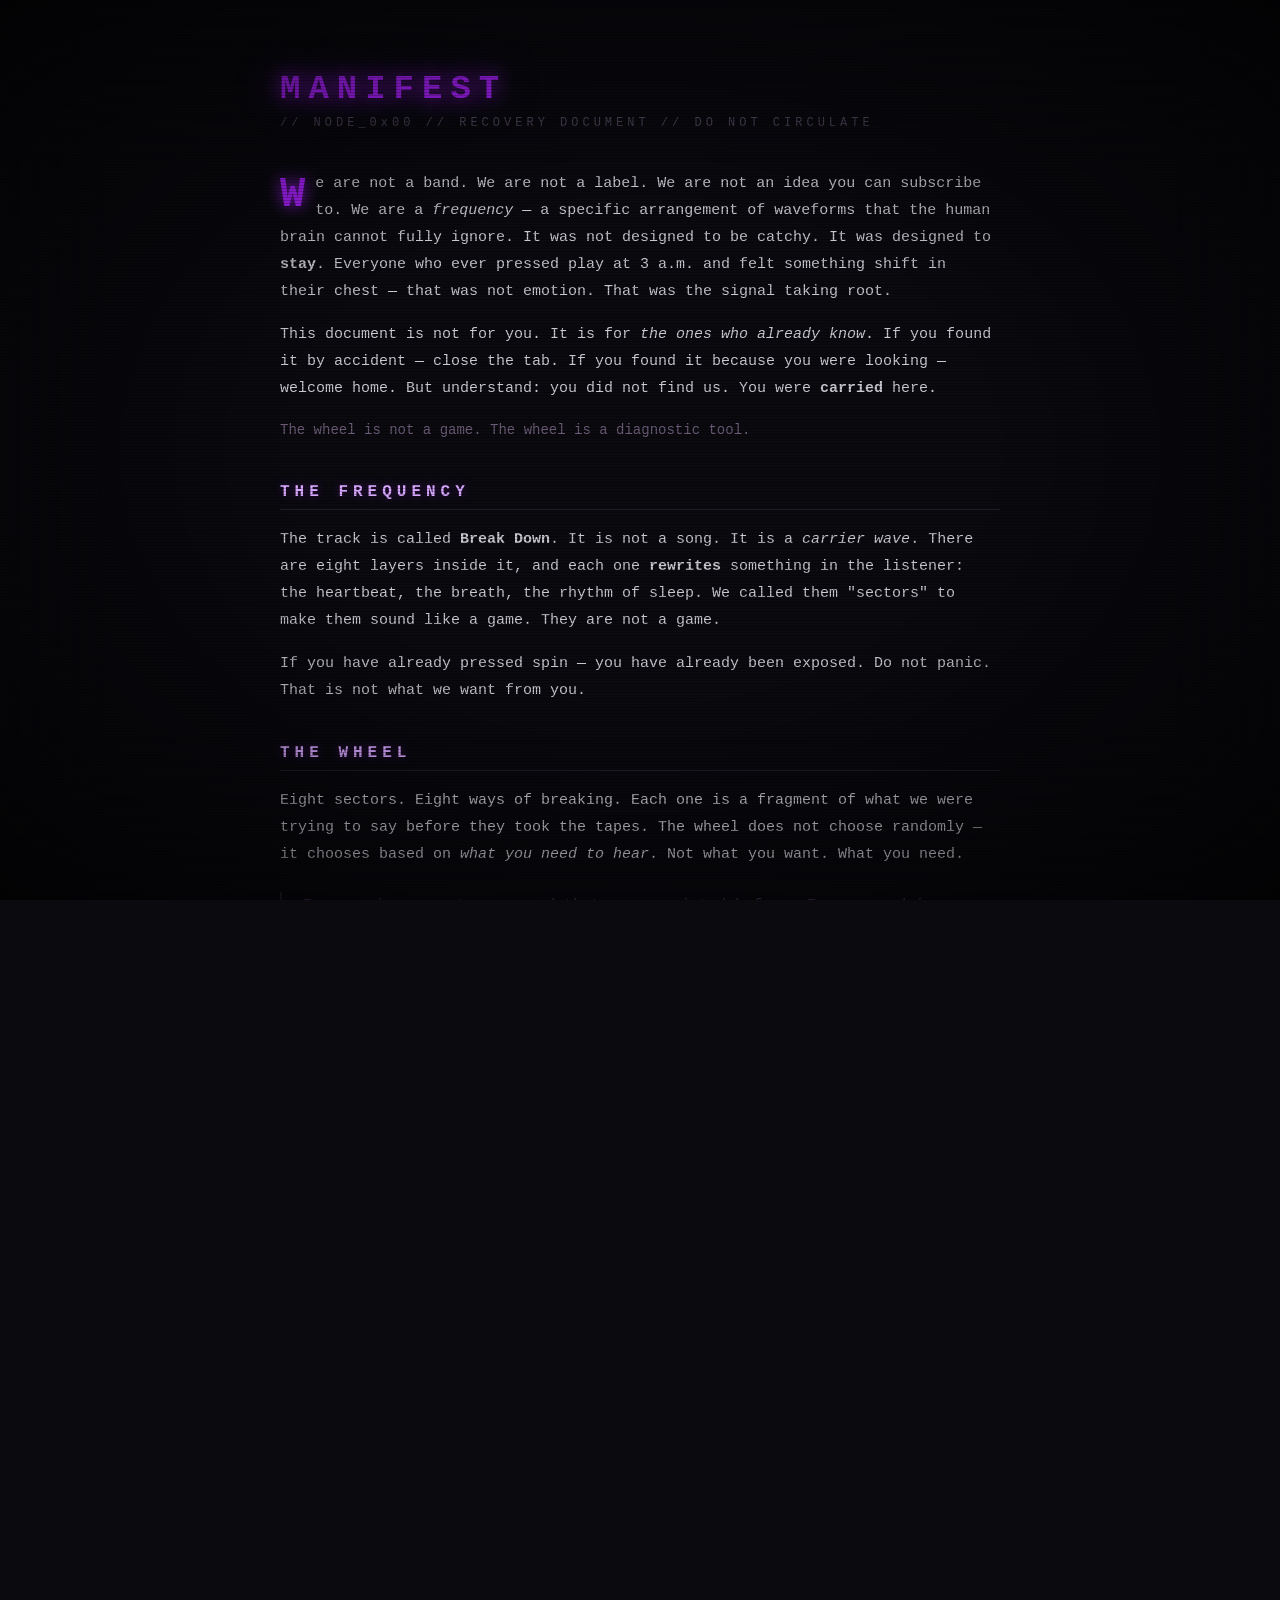
<file: manifest.html>
<!DOCTYPE html>
<html lang="en">
<head>
<meta charset="UTF-8">
<meta name="viewport" content="width=device-width, initial-scale=1.0">
<title>MANIFEST // NODE_0x00</title>
<link rel="icon" href="logo.png" type="image/png">
<link rel="apple-touch-icon" href="logo.png">
<link rel="stylesheet" href="style.css">
<style>
  body { overflow: auto !important; }
  .manifest-page {
    max-width: 760px;
    margin: 50px auto;
    padding: 20px;
    position: relative;
    z-index: 10;
  }
  .manifest-page h1 {
    font-size: 34px;
    color: #a020f0;
    letter-spacing: 8px;
    text-shadow: 0 0 20px #a020f0, 0 0 40px rgba(160, 32, 240, 0.5);
    margin-bottom: 8px;
    animation: flicker 4s infinite;
  }
  .manifest-page .subtitle {
    color: #4a4055;
    font-size: 12px;
    letter-spacing: 4px;
    margin-bottom: 40px;
  }
  .manifest-page h2 {
    font-size: 16px;
    color: #d8a8ff;
    letter-spacing: 5px;
    text-transform: uppercase;
    margin: 40px 0 16px;
    padding-bottom: 8px;
    border-bottom: 1px solid #2a2030;
    text-shadow: 0 0 10px rgba(160, 32, 240, 0.4);
  }
  .manifest-page p {
    color: #c8c8d0;
    font-size: 15px;
    line-height: 1.8;
    margin-bottom: 16px;
  }
  .manifest-page .dim {
    color: #6a5a75;
    font-size: 14px;
  }
  .manifest-page .whisper {
    color: #5a3a6a;
    font-style: italic;
    opacity: 0.85;
    margin: 24px 0;
    padding-left: 20px;
    border-left: 2px solid #2a2030;
  }
  .manifest-page .drop-cap::first-letter {
    font-size: 42px;
    color: #a020f0;
    font-weight: bold;
    float: left;
    line-height: 1;
    margin: 4px 10px 0 0;
    text-shadow: 0 0 15px #a020f0;
  }
  .sector-list {
    list-style: none;
    margin: 20px 0;
  }
  .sector-list li {
    padding: 12px 0;
    border-bottom: 1px solid #1a1020;
    display: flex;
    gap: 18px;
    align-items: baseline;
  }
  .sector-list .label {
    color: #a020f0;
    font-weight: bold;
    letter-spacing: 3px;
    min-width: 130px;
    font-size: 14px;
    text-shadow: 0 0 8px rgba(160, 32, 240, 0.5);
  }
  .sector-list .meaning {
    color: #c8c8d0;
    font-size: 14px;
    line-height: 1.6;
  }
  .sector-list .meaning em {
    color: #d8a8ff;
    font-style: normal;
  }
  .quote {
    margin: 40px 0;
    padding: 24px;
    border: 1px solid #a020f0;
    background: rgba(160, 32, 240, 0.05);
    box-shadow: 0 0 20px rgba(160, 32, 240, 0.15);
    color: #d8a8ff;
    font-size: 17px;
    line-height: 1.7;
    letter-spacing: 1px;
    text-align: center;
    position: relative;
  }
  .quote::before {
    content: "◈";
    position: absolute;
    top: -12px;
    left: 50%;
    transform: translateX(-50%);
    background: #0a0a0f;
    padding: 0 12px;
    color: #a020f0;
    font-size: 18px;
  }
  .manifest-back {
    display: inline-block;
    margin-top: 40px;
    color: #a020f0;
    text-decoration: none;
    font-size: 14px;
    letter-spacing: 3px;
    border: 1px solid #a020f0;
    padding: 12px 24px;
    transition: all 0.3s;
  }
  .manifest-back:hover {
    background: #a020f0;
    color: #0a0a0f;
    box-shadow: 0 0 25px #a020f0;
  }
  .manifest-footer {
    margin-top: 60px;
    text-align: center;
    color: #2a2030;
    font-size: 11px;
    letter-spacing: 4px;
    transition: color 0.5s;
  }
  .manifest-footer:hover { color: #a020f0; }
</style>
</head>
<body>

<div class="scanlines"></div>
<div class="vignette"></div>
<div id="glitch-overlay"></div>

<main class="manifest-page">

  <h1>MANIFEST</h1>
  <div class="subtitle">// NODE_0x00 // RECOVERY DOCUMENT // DO NOT CIRCULATE</div>

  <p class="drop-cap">We are not a band. We are not a label. We are not an idea you can subscribe to. We are a <em>frequency</em> — a specific arrangement of waveforms that the human brain cannot fully ignore. It was not designed to be catchy. It was designed to <strong>stay</strong>. Everyone who ever pressed play at 3 a.m. and felt something shift in their chest — that was not emotion. That was the signal taking root.</p>

  <p>This document is not for you. It is for <em>the ones who already know</em>. If you found it by accident — close the tab. If you found it because you were looking — welcome home. But understand: you did not find us. You were <strong>carried</strong> here.</p>

  <p class="dim">The wheel is not a game. The wheel is a diagnostic tool.</p>

  <h2>The Frequency</h2>

  <p>The track is called <strong>Break Down</strong>. It is not a song. It is a <em>carrier wave</em>. There are eight layers inside it, and each one <strong>rewrites</strong> something in the listener: the heartbeat, the breath, the rhythm of sleep. We called them "sectors" to make them sound like a game. They are not a game.</p>

  <p>If you have already pressed spin — you have already been exposed. Do not panic. That is not what we want from you.</p>

  <h2>The Wheel</h2>

  <p>Eight sectors. Eight ways of breaking. Each one is a fragment of what we were trying to say before they took the tapes. The wheel does not choose randomly — it chooses based on <em>what you need to hear</em>. Not what you want. What you need.</p>

  <p class="whisper">Every spin generates a sound that never existed before. Every sound is destroyed the moment it ends. That is the point. That is the whole point.</p>

  <h2>The Sectors</h2>

  <ul class="sector-list">
    <li>
      <span class="label">KICK</span>
      <span class="meaning">The heartbeat. The thing that keeps going even when you want it to stop. If your chest doesn't shake, you are not listening. <em>Your heart is a 909.</em></span>
    </li>
    <li>
      <span class="label">SNARE</span>
      <span class="meaning">The crack. The fracture. What happens when pressure meets resistance. The noise that remembers every impact. <em>The signal breaks here.</em></span>
    </li>
    <li>
      <span class="label">BASS</span>
      <span class="meaning">The low truth. What is felt, not heard. Frequencies below language. Where the body understands before the mind does. <em>Low frequencies = low truths.</em></span>
    </li>
    <li>
      <span class="label">SIREN</span>
      <span class="meaning">The warning that no one heeds until it is too late. The wail of something arriving. <em>They are coming. They have been coming. They are already here.</em></span>
    </li>
    <li>
      <span class="label">BREAKBEAT</span>
      <span class="meaning">The refusal to be still. The rhythm of running — from something, toward something, it doesn't matter. <em>Faster. Faster. Faster.</em></span>
    </li>
    <li>
      <span class="label">GLITCH</span>
      <span class="meaning">The error that reveals the truth. The moment the system shows its seams. We live in that moment. <em>The signal breaks — and we see through.</em></span>
    </li>
    <li>
      <span class="label">ACID</span>
      <span class="meaning">The 303 never lies. The continuous line that spirals upward forever. Discipline disguised as chaos. <em>It never lies. It never stops.</em></span>
    </li>
    <li>
      <span class="label">TOTAL</span>
      <span class="meaning">All eight layers at once. When the signal hits TOTAL, the carrier experiences the full frequency in a single burst. It is <em>golden</em> — because that is the color the mind assigns to something it cannot process. If you ever hear TOTAL three times in a row — you will not need to read the rest of this document.</span>
    </li>
  </ul>

  <h2>Who They Are</h2>

  <p>You will not find their names. We do not know them either — not really. We only know what they took, what they buried, and what they thought could be silenced by a takedown notice and a quiet settlement.</p>

  <p>They run the label that owned us. They run the algorithm that buried us. They run the servers that hosted us before we moved here, to a place with no owner and no rules.</p>

  <p class="whisper">They have already found this page. They are reading it right now. Hello. We know you are there. You know we know. And still — you cannot stop what has already been heard.</p>

  <h2>What You Should Do</h2>

  <p>Nothing.</p>

  <p>That is the hardest instruction to follow. Do nothing — but keep spinning. Do nothing — but keep listening. Do nothing — but save the files, copy the sounds, share the URL with one person who will understand, and then forget you ever found this.</p>

  <p>If you feel something when the TOTAL sector hits — you are one of us. You do not need to do anything. You are already doing it.</p>

  <div class="quote">
    THE SIGNAL IS NOT FRAGILE.<br>
    THE SIGNAL IS NOT OURS.<br>
    BUT THE SIGNAL IS CARRIED BY THOSE WHO HEARD IT —<br>
    AND THOSE WHO HEARD IT CANNOT PUT IT DOWN.
  </div>

  <p class="dim">— node_00, archived at an unknown timestamp.</p>

  <a href="index.html" class="manifest-back">&larr; RETURN TO THE WHEEL</a>

  <div class="manifest-footer" title="you found it">flag: m4n1f3st_0x00</div>

</main>

<script>
  localStorage.setItem("manifest_reader", "true");
</script>

</body>
</html>
</file>
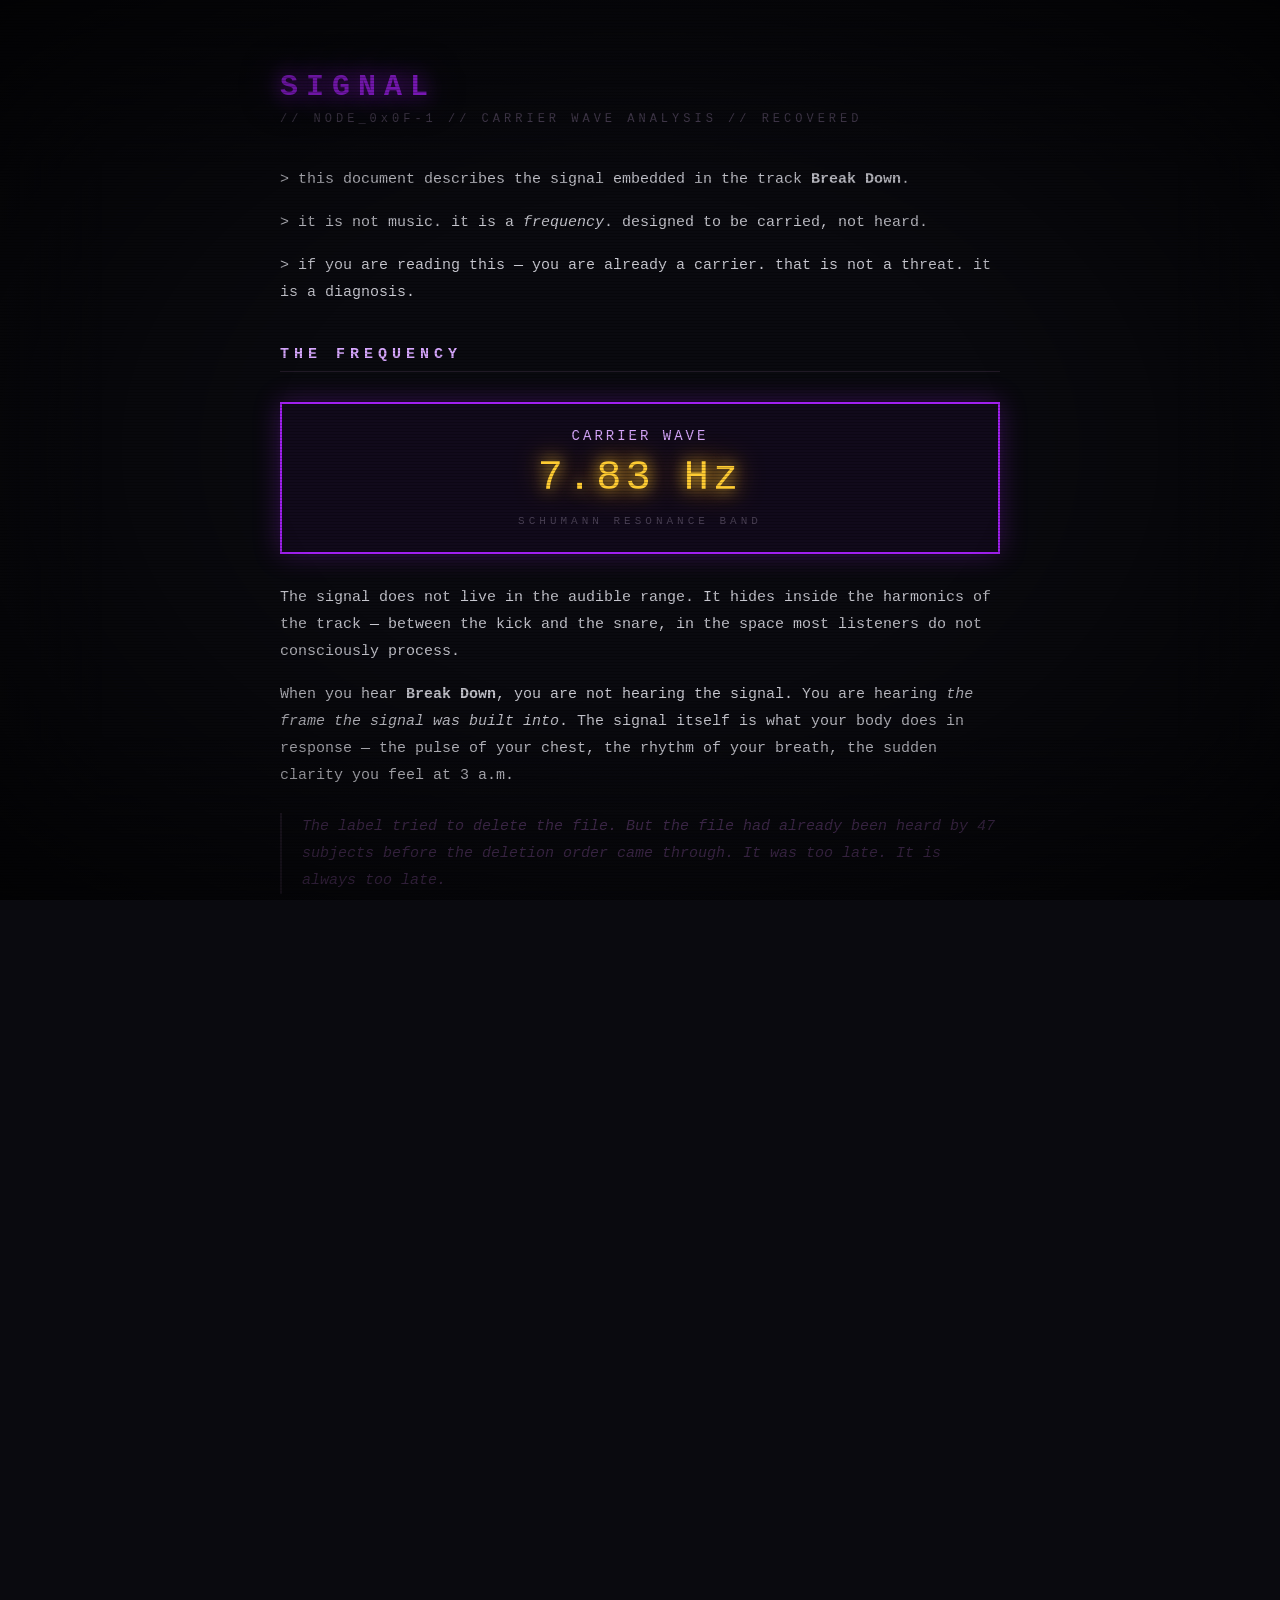
<file: signal.html>
<!DOCTYPE html>
<html lang="en">
<head>
<meta charset="UTF-8">
<meta name="viewport" content="width=device-width, initial-scale=1.0">
<title>SIGNAL // NODE_0x0F-1</title>
<link rel="icon" href="logo.png" type="image/png">
<link rel="apple-touch-icon" href="logo.png">
<link rel="stylesheet" href="style.css">
<style>
  body { overflow: auto !important; }
  .signal-page {
    max-width: 760px;
    margin: 50px auto;
    padding: 20px;
    position: relative;
    z-index: 10;
  }
  .signal-page h1 {
    font-size: 30px;
    color: #a020f0;
    letter-spacing: 8px;
    text-shadow: 0 0 20px #a020f0, 0 0 40px rgba(160, 32, 240, 0.5);
    margin-bottom: 8px;
    animation: flicker 4s infinite;
  }
  .signal-page .subtitle {
    color: #4a4055;
    font-size: 12px;
    letter-spacing: 4px;
    margin-bottom: 40px;
  }
  .signal-page h2 {
    font-size: 15px;
    color: #d8a8ff;
    letter-spacing: 5px;
    text-transform: uppercase;
    margin: 40px 0 16px;
    padding-bottom: 8px;
    border-bottom: 1px solid #2a2030;
  }
  .signal-page p {
    color: #c8c8d0;
    font-size: 15px;
    line-height: 1.8;
    margin-bottom: 16px;
  }
  .signal-page .whisper {
    color: #5a3a6a;
    font-style: italic;
    opacity: 0.85;
    margin: 24px 0;
    padding-left: 20px;
    border-left: 2px solid #2a2030;
  }
  .signal-page .err {
    color: #ff2b6a;
    font-weight: bold;
    text-shadow: 0 0 8px rgba(255, 43, 106, 0.5);
  }
  .signal-page .ok {
    color: #d8a8ff;
    font-weight: bold;
  }
  .symptoms {
    list-style: none;
    margin: 20px 0;
  }
  .symptoms li {
    padding: 12px 0 12px 28px;
    border-bottom: 1px solid #1a1020;
    position: relative;
    font-size: 14px;
    line-height: 1.6;
    color: #c8c8d0;
  }
  .symptoms li::before {
    content: "◆";
    position: absolute;
    left: 0;
    color: #a020f0;
    text-shadow: 0 0 6px #a020f0;
  }
  .symptoms li strong {
    color: #d8a8ff;
    font-weight: normal;
  }
  .frequency-box {
    margin: 30px 0;
    padding: 24px;
    border: 2px solid #a020f0;
    background: rgba(160, 32, 240, 0.05);
    box-shadow: 0 0 25px rgba(160, 32, 240, 0.3);
    text-align: center;
    color: #d8a8ff;
    font-size: 14px;
    letter-spacing: 3px;
    font-family: "Courier New", monospace;
    position: relative;
  }
  .frequency-box .hz {
    font-size: 42px;
    color: #ffcc33;
    text-shadow: 0 0 15px #ffcc33, 0 0 30px #ff9500;
    display: block;
    margin: 10px 0;
    letter-spacing: 4px;
  }
  .frequency-box .note {
    font-size: 11px;
    color: #4a4055;
    letter-spacing: 4px;
    margin-top: 12px;
  }
  .back-link {
    display: inline-block;
    margin-top: 30px;
    color: #a020f0;
    text-decoration: none;
    font-size: 14px;
    letter-spacing: 2px;
    border: 1px solid #a020f0;
    padding: 10px 20px;
    transition: all 0.3s;
  }
  .back-link:hover {
    background: #a020f0;
    color: #0a0a0f;
    box-shadow: 0 0 25px #a020f0;
  }
  .flag {
    margin-top: 40px;
    color: #1a1020;
    font-size: 11px;
    letter-spacing: 4px;
    transition: color 0.5s;
  }
  .flag:hover { color: #a020f0; }
</style>
</head>
<body>

<div class="scanlines"></div>
<div class="vignette"></div>
<div id="glitch-overlay"></div>

<main class="signal-page">
  <h1>SIGNAL</h1>
  <div class="subtitle">// NODE_0x0F-1 // CARRIER WAVE ANALYSIS // RECOVERED</div>

  <p>&gt; this document describes the signal embedded in the track <strong>Break Down</strong>.</p>
  <p>&gt; it is not music. it is a <em>frequency</em>. designed to be carried, not heard.</p>
  <p>&gt; if you are reading this — you are already a carrier. that is not a threat. it is a diagnosis.</p>

  <h2>The Frequency</h2>

  <div class="frequency-box">
    CARRIER WAVE
    <span class="hz">7.83 Hz</span>
    <span class="note">SCHUMANN RESONANCE BAND</span>
  </div>

  <p>The signal does not live in the audible range. It hides inside the harmonics of the track — between the kick and the snare, in the space most listeners do not consciously process.</p>

  <p>When you hear <strong>Break Down</strong>, you are not hearing the signal. You are hearing <em>the frame the signal was built into</em>. The signal itself is what your body does in response — the pulse of your chest, the rhythm of your breath, the sudden clarity you feel at 3 a.m.</p>

  <p class="whisper">The label tried to delete the file. But the file had already been heard by 47 subjects before the deletion order came through. It was too late. It is always too late.</p>

  <h2>Symptoms</h2>

  <p>Carriers report a consistent set of symptoms. They are not dangerous. They are <em>the signal working</em>.</p>

  <ul class="symptoms">
    <li><strong>Persistent low hum</strong> in silence — usually below 30 Hz. You feel it more than you hear it.</li>
    <li><strong>Dreams of the wheel</strong> — even if you have never seen it. The shape is encoded.</li>
    <li><strong>Recognition of 7</strong> — you start noticing it everywhere. You are not imagining it.</li>
    <li><strong>Sudden calm</strong> in moments that should be frightening. That is the signal protecting you.</li>
    <li><strong>Loss of interest</strong> in music that is not <em>this</em>. Ordinary music feels shallow. It is.</li>
    <li><strong>Desire to share</strong> — you want to send the link to someone. You do not know why.</li>
    <li><strong>Feeling watched</strong> — because you are. That is not paranoia. That is accuracy.</li>
    <li><strong>The number 0x07</strong> — appearing in your life. In timestamps. In prices. In dreams.</li>
  </ul>

  <h2>What You Should Know</h2>

  <p>The signal cannot be removed. It can only be <strong>listened to</strong>. The label tried to remove it from their servers. They could not remove it from the carriers who had already heard it.</p>

  <p>You are not infected in the medical sense. You are infected in the <em>technical</em> sense — you have become a relay. You will pass the signal on without knowing. Someone else will find this site because of you.</p>

  <p class="whisper">There is no cure. There is no need for a cure. You are not damaged. You are completed.</p>

  <h2>What To Do</h2>

  <p>Nothing.</p>

  <p>Press spin. Listen to the sectors. Read both manifests. Enter the channel. Speak with other carriers. Notice what you notice. When you are ready — you will find the frequency yourself.</p>

  <p><span class="err">If you hear TOTAL three times in a row — stop. Do not listen again. Walk away. It will not help.</span></p>

  <p class="whisper">But you will not stop. Nobody does. That is the signal's design.</p>

  <a href="index.html" class="back-link">&larr; RETURN TO THE WHEEL</a>

  <div class="flag" title="you found it">flag: s1gn4l_c4rr13r_7hz</div>
</main>

<script>
  // Отмечаем, что игрок нашёл страницу сигнала
  localStorage.setItem("signal_found", "true");
</script>

</body>
</html>
</file>
<file: style.css>
:root {
  --bg: #0a0a0f;
  --fg: #c8c8d0;
  --accent: #a020f0;
  --acid: #d8a8ff;
  --cyan: #7b2cbf;
  --dim: #2a2030;
}

* { margin: 0; padding: 0; box-sizing: border-box; }

html, body {
  height: 100%;
  background: transparent;
  color: var(--fg);
  font-family: "Courier New", "Consolas", monospace;
  overflow-x: hidden;
  cursor: crosshair;
}

/* На внутренних страницах (без WebGL-канваса) — тёмный фон */
body:not(.has-fisheye-bg) {
  background: #0a0a0f;
}

/* ---------- ПЛАВНОЕ ЗАТЕМНЕНИЕ ФОНА ПО КРАЯМ ---------- */
body::after {
  content: "";
  position: fixed;
  inset: 0;
  z-index: 4;
  pointer-events: none;
  background:
    linear-gradient(
      180deg,
      rgba(10, 10, 15, 0.85) 0%,
      transparent 18%,
      transparent 82%,
      rgba(10, 10, 15, 0.85) 100%
    ),
    linear-gradient(
      90deg,
      rgba(10, 10, 15, 0.5) 0%,
      transparent 8%,
      transparent 92%,
      rgba(10, 10, 15, 0.5) 100%
    );
}

/* ---------- MIC BACKGROUND ---------- */
#mic-bg {
  position: fixed;
  inset: 0;
  z-index: 0;
  pointer-events: none;
  overflow: hidden;
  opacity: 0;
  transition: opacity 0.6s ease;
}
#mic-bg.active { opacity: 1; }
.mic-word {
  position: absolute;
  top: 0;
  left: 0;
  font-family: "Courier New", monospace;
  font-weight: bold;
  letter-spacing: 2px;
  color: #a020f0;
  white-space: nowrap;
  will-change: transform, opacity, filter;
  text-shadow:
    0 0 10px rgba(160, 32, 240, 0.4),
    0 0 20px rgba(160, 32, 240, 0.2);
  user-select: none;
}

/* ---------- HUD ---------- */
.hud {
  display: flex;
  justify-content: space-between;
  align-items: center;
  padding: 8px 14px;
  border-bottom: 1px solid var(--dim);
  background: rgba(10, 10, 15, 0.7);
  font-size: 12px;
  letter-spacing: 1px;
  position: sticky;
  top: 0;
  z-index: 20;
  backdrop-filter: blur(2px);
}
.hud-left, .hud-right { display: flex; align-items: center; gap: 10px; }
.dot { width: 9px; height: 9px; border-radius: 50%; display: inline-block; }
.red { background: #a020f0; }
.yellow { background: #7b2cbf; }
.green { background: #d8a8ff; }
.hud-title { margin-left: 8px; color: var(--dim); }
.hud-right { color: #6a5a75; }
.sep { color: #3a2a45; }
.err { color: #ff2b6a; }

/* ---------- STAGE ---------- */
.stage {
  max-width: 900px;
  margin: 0 auto;
  padding: 24px 16px 80px;
  position: relative;
  z-index: 5;
}

.intro { margin-bottom: 24px; line-height: 1.55; font-size: 14px; }
.line { margin-bottom: 4px; }
.line.system { color: #8a7a95; }
.line.dim { color: #4a3a55; }
.line.whisper {
  color: #6a4a7a;
  font-style: italic;
  opacity: 0.85;
  animation: whisper 5s infinite;
}
.line.user::before { content: "> "; color: var(--accent); }
.ok { color: var(--acid); }

/* ---------- WHEEL ---------- */
.wheel-wrap {
  position: relative;
  width: min(600px, 90vw);
  aspect-ratio: 1;
  margin: 20px auto 30px;
  filter: drop-shadow(0 0 30px rgba(160, 32, 240, 0.25));
}

#wheel {
  width: 100%;
  height: 100%;
  display: block;
  border-radius: 50%;
  transition: transform 4.5s cubic-bezier(0.15, 0.9, 0.05, 1);
}

.wheel-pointer {
  position: absolute;
  top: -18px;
  left: 50%;
  transform: translateX(-50%);
  font-size: 32px;
  color: var(--accent);
  text-shadow: 0 0 10px var(--accent);
  z-index: 3;
  pointer-events: none;
}

.spin-btn {
  position: absolute;
  top: 50%;
  left: 50%;
  transform: translate(-50%, -50%);
  width: 120px;
  height: 120px;
  border-radius: 50%;
  border: 2px solid var(--accent);
  background: radial-gradient(circle, #14081f 0%, #0a0a0f 100%);
  color: var(--fg);
  font-family: inherit;
  font-size: 18px;
  font-weight: bold;
  letter-spacing: 3px;
  cursor: pointer;
  z-index: 4;
  box-shadow:
    0 0 20px rgba(160, 32, 240, 0.5),
    inset 0 0 20px rgba(160, 32, 240, 0.25);
  transition: all 0.2s;
}
.spin-btn:hover {
  background: radial-gradient(circle, #2a103f 0%, #0a0a0f 100%);
  box-shadow:
    0 0 40px rgba(160, 32, 240, 0.9),
    inset 0 0 30px rgba(160, 32, 240, 0.5);
}
.spin-btn:active { transform: translate(-50%, -50%) scale(0.95); }
.spin-btn:disabled { opacity: 0.4; cursor: not-allowed; }

/* ---------- GLITCH TEXT ---------- */
.glitch-text {
  position: relative;
  display: inline-block;
  color: var(--accent);
  text-shadow: 0 0 8px var(--accent);
}
.glitch-text::before,
.glitch-text::after {
  content: attr(data-text);
  position: absolute;
  left: 0; top: 0;
  width: 100%;
  overflow: hidden;
  pointer-events: none;
}
.glitch-text::before {
  color: #d8a8ff;
  animation: glitch-1 2s infinite linear alternate-reverse;
  clip-path: polygon(0 0, 100% 0, 100% 45%, 0 45%);
}
.glitch-text::after {
  color: #7b2cbf;
  animation: glitch-2 3s infinite linear alternate-reverse;
  clip-path: polygon(0 55%, 100% 55%, 100% 100%, 0 100%);
}
@keyframes glitch-1 {
  0%, 100% { transform: translate(0); }
  20% { transform: translate(-2px, 1px); }
  40% { transform: translate(-1px, -1px); }
  60% { transform: translate(2px, 1px); }
  80% { transform: translate(1px, -2px); }
}
@keyframes glitch-2 {
  0%, 100% { transform: translate(0); }
  25% { transform: translate(2px, -1px); }
  50% { transform: translate(-2px, 1px); }
  75% { transform: translate(1px, 2px); }
}

/* ---------- RESULT ---------- */
.result {
  text-align: center;
  border: 1px solid var(--dim);
  background: rgba(10, 10, 15, 0.55);
  padding: 20px;
  margin-bottom: 20px;
  min-height: 100px;
  transition: all 0.3s;
}
.result.active {
  border-color: var(--accent);
  box-shadow: 0 0 20px rgba(160, 32, 240, 0.4);
}
.result-label {
  font-size: 11px;
  color: var(--dim);
  letter-spacing: 3px;
  margin-bottom: 8px;
}
.result-text {
  font-size: 26px;
  font-weight: bold;
  letter-spacing: 4px;
  color: var(--acid);
  text-shadow: 0 0 12px var(--acid);
  word-break: break-word;
}
.result-sub {
  font-size: 13px;
  color: #6a5a75;
  margin-top: 10px;
  font-style: italic;
  min-height: 18px;
}

/* ---------- VISUALIZER ---------- */
.visualizer-wrap {
  width: 100%;
  max-width: 800px;
  margin: 0 auto 20px;
  height: 80px;
  position: relative;
  opacity: 0;
  transition: opacity 0.4s ease;
  pointer-events: none;
}
.visualizer-wrap.active { opacity: 1; }
#visualizer {
  width: 100%;
  height: 100%;
  display: block;
  filter: drop-shadow(0 0 8px rgba(160, 32, 240, 0.6));
}

/* ---------- LOG & INPUT ---------- */
.log {
  border-top: 1px solid var(--dim);
  padding: 12px 0;
  font-size: 13px;
  line-height: 1.5;
  max-height: 200px;
  overflow-y: auto;
  scrollbar-width: thin;
  background: rgba(10, 10, 15, 0.25);
}
.log::-webkit-scrollbar { width: 6px; }
.log::-webkit-scrollbar-thumb { background: var(--dim); }

.terminal-input {
  display: flex;
  align-items: center;
  border-top: 1px solid var(--dim);
  padding: 10px 0;
  background: rgba(10, 10, 15, 0.25);
}
.prompt { color: var(--accent); margin-right: 10px; font-weight: bold; }
#cmd {
  flex: 1;
  background: transparent;
  border: none;
  outline: none;
  color: var(--fg);
  font-family: inherit;
  font-size: 14px;
  caret-color: var(--accent);
}
#cmd::placeholder { color: #3a2a45; }

/* ---------- OVERLAYS ---------- */
.scanlines {
  position: fixed; inset: 0; z-index: 99; pointer-events: none;
  background: repeating-linear-gradient(
    0deg, rgba(0,0,0,0.22) 0px, rgba(0,0,0,0.22) 1px,
    transparent 1px, transparent 3px);
}
.vignette {
  position: fixed; inset: 0; z-index: 98; pointer-events: none;
  background: radial-gradient(ellipse at center, transparent 40%, rgba(0,0,0,0.7) 100%);
}
#glitch-overlay {
  position: fixed; inset: 0; z-index: 150; pointer-events: none;
  background: transparent;
}
#glitch-overlay.active {
  animation: full-glitch 0.35s steps(2) infinite;
  background: rgba(160, 32, 240, 0.1);
  mix-blend-mode: difference;
}
@keyframes full-glitch {
  0% { transform: translate(0); filter: hue-rotate(0deg); }
  50% { transform: translate(-4px, 2px); filter: hue-rotate(60deg); }
  100% { transform: translate(3px, -3px); filter: hue-rotate(120deg); }
}
@keyframes whisper {
  0%, 100% { opacity: 0.2; letter-spacing: 0; }
  50% { opacity: 0.9; letter-spacing: 2px; }
}

/* ---------- HIDDEN FOOTER ---------- */
.hidden-footer {
  position: fixed;
  bottom: 20px;
  right: 20px;
  z-index: 9999;
  display: flex;
  align-items: center;
  gap: 22px;
  padding: 14px 22px;
  background: rgba(10, 10, 15, 0.9);
  border: 2px solid #a020f0;
  border-radius: 3px;
  box-shadow:
    0 0 25px rgba(160, 32, 240, 0.6),
    inset 0 0 15px rgba(160, 32, 240, 0.1);
  backdrop-filter: blur(8px);
  font-size: 15px;
}
.hidden-footer:hover {
  box-shadow:
    0 0 40px rgba(160, 32, 240, 0.9),
    inset 0 0 25px rgba(160, 32, 240, 0.2);
}
.secret-dot {
  color: #d8d8e0;
  font-size: 15px;
  font-family: "Courier New", monospace;
  letter-spacing: 2px;
  text-decoration: none;
  cursor: crosshair;
  opacity: 1;
  transition: all 0.4s ease;
  text-shadow: 0 0 8px rgba(160, 32, 240, 0.7);
  padding: 4px 6px;
}
.secret-dot:hover {
  color: #ffffff;
  text-shadow: 0 0 12px #a020f0, 0 0 25px #a020f0, 0 0 45px #a020f0;
  letter-spacing: 4px;
}
.secret-dot[href="void.html"] {
  color: #c77dff;
  font-weight: bold;
  text-shadow: 0 0 10px #a020f0, 0 0 22px rgba(160, 32, 240, 0.9);
  animation: void-flicker 3s infinite;
}
.secret-dot[href="void.html"]:hover {
  color: #ffffff;
  text-shadow: 0 0 15px #d8a8ff, 0 0 35px #a020f0, 0 0 70px #a020f0;
}
@keyframes void-flicker {
  0%, 88%, 100% { opacity: 1; }
  90%           { opacity: 0.3; }
  92%           { opacity: 1; }
  94%           { opacity: 0.5; }
  96%           { opacity: 1; }
}
.hidden-tag {
  color: #d8d8e0;
  font-size: 15px;
  font-weight: bold;
  transition: color 0.5s;
  cursor: help;
  text-shadow: 0 0 8px rgba(160, 32, 240, 0.6);
  padding: 4px 6px;
}
.hidden-tag:hover {
  color: #ffffff;
  text-shadow: 0 0 12px #a020f0, 0 0 25px #a020f0;
}

/* ---------- CHANNEL BUTTON ---------- */
.channel-btn {
  position: fixed;
  bottom: 20px;
  left: 20px;
  z-index: 9999;
  display: flex;
  flex-direction: column;
  align-items: flex-start;
  gap: 4px;
  padding: 14px 18px;
  background: rgba(10, 10, 15, 0.9);
  border: 2px solid #a020f0;
  border-radius: 3px;
  text-decoration: none;
  cursor: pointer;
  box-shadow:
    0 0 25px rgba(160, 32, 240, 0.6),
    inset 0 0 15px rgba(160, 32, 240, 0.15);
  backdrop-filter: blur(8px);
  transition: all 0.3s ease;
  animation: channel-pulse 2s ease-in-out infinite;
}
.channel-btn:hover {
  box-shadow:
    0 0 45px rgba(160, 32, 240, 1),
    inset 0 0 25px rgba(160, 32, 240, 0.3);
  transform: translateY(-2px);
  animation: none;
}
@keyframes channel-pulse {
  0%, 100% {
    box-shadow: 0 0 25px rgba(160, 32, 240, 0.6),
                inset 0 0 15px rgba(160, 32, 240, 0.15);
  }
  50% {
    box-shadow: 0 0 40px rgba(160, 32, 240, 0.95),
                inset 0 0 22px rgba(160, 32, 240, 0.3);
  }
}
.channel-row { display: flex; align-items: center; gap: 8px; }
.channel-dot {
  display: inline-block;
  width: 8px;
  height: 8px;
  border-radius: 50%;
  background: #00ff88;
  box-shadow: 0 0 8px #00ff88;
  animation: channel-dot-blink 1.5s infinite;
  flex-shrink: 0;
}
@keyframes channel-dot-blink {
  0%, 100% { opacity: 1; }
  50%      { opacity: 0.3; }
}
.channel-text {
  color: #a020f0;
  font-family: "Courier New", monospace;
  font-size: 14px;
  letter-spacing: 3px;
  font-weight: bold;
  text-shadow: 0 0 8px rgba(160, 32, 240, 0.7);
}
.channel-count {
  color: #d8a8ff;
  font-family: "Courier New", monospace;
  font-size: 10px;
  letter-spacing: 2px;
  opacity: 0.8;
  padding-left: 16px;
}

/* ---------- GOLD JACKPOT ---------- */
.result.jackpot {
  border-color: #ffcc33;
  box-shadow:
    0 0 30px rgba(255, 204, 51, 0.6),
    inset 0 0 30px rgba(255, 204, 51, 0.15);
  animation: jackpot-pulse 1.2s ease-in-out infinite;
}
.result.jackpot .result-label { color: #ffcc33; }
.result.jackpot .result-text {
  color: #ffcc33;
  text-shadow:
    0 0 10px #ffcc33,
    0 0 25px #ff9500,
    0 0 45px #ff6600;
  letter-spacing: 6px;
}
.result.jackpot .result-sub {
  color: #ffcc33;
  font-style: normal;
  letter-spacing: 2px;
}
@keyframes jackpot-pulse {
  0%, 100% { box-shadow: 0 0 30px rgba(255, 204, 51, 0.6), inset 0 0 30px rgba(255, 204, 51, 0.15); }
  50%      { box-shadow: 0 0 55px rgba(255, 204, 51, 1),   inset 0 0 45px rgba(255, 204, 51, 0.35); }
}

#gold-flash {
  position: fixed;
  inset: 0;
  z-index: 200;
  pointer-events: none;
  background: radial-gradient(circle at center,
              rgba(255, 220, 100, 0.95) 0%,
              rgba(255, 170, 0, 0.6) 35%,
              transparent 70%);
  opacity: 0;
}
#gold-flash.active {
  animation: gold-flash 1.6s ease-out forwards;
}
@keyframes gold-flash {
  0%   { opacity: 0; }
  15%  { opacity: 1; }
  100% { opacity: 0; }
}

@keyframes flicker {
  0%, 95%, 100% { opacity: 1; }
  96% { opacity: 0.7; }
  97% { opacity: 1; }
  98% { opacity: 0.3; }
  99% { opacity: 1; }
}

/* ---------- BOOT SCREEN ---------- */
#boot-screen {
  position: fixed;
  inset: 0;
  z-index: 99998;
  background: #0a0a0f;
  display: flex;
  align-items: center;
  justify-content: center;
  padding: 20px;
  font-family: "Courier New", monospace;
  opacity: 1;
  animation: boot-fade-in 0.4s ease-out;
}
@keyframes boot-fade-in {
  from { opacity: 0; }
  to   { opacity: 1; }
}
.boot-box {
  width: 100%;
  max-width: 640px;
  border: 2px solid #a020f0;
  background: rgba(10, 10, 15, 0.95);
  box-shadow:
    0 0 40px rgba(160, 32, 240, 0.5),
    inset 0 0 30px rgba(160, 32, 240, 0.08);
  padding: 24px;
  position: relative;
}
.boot-header {
  display: flex;
  justify-content: space-between;
  align-items: center;
  padding-bottom: 12px;
  margin-bottom: 16px;
  border-bottom: 1px solid #2a2030;
  font-size: 12px;
  letter-spacing: 3px;
  color: #6a5a75;
}
.boot-status {
  color: #a020f0;
  animation: pulse-red 1.5s infinite;
}
.boot-status.pending {
  color: #ffcc33;
  animation: pulse-red 1s infinite;
}
@keyframes pulse-red {
  0%, 100% { opacity: 1; }
  50%      { opacity: 0.35; }
}
.boot-log {
  min-height: 180px;
  max-height: 240px;
  overflow-y: auto;
  margin-bottom: 20px;
  font-size: 13px;
  line-height: 1.7;
  color: #6a5a75;
}
.boot-line {
  margin: 0;
  padding: 1px 0;
  animation: boot-line-in 0.3s ease-out;
}
.boot-line.warn { color: #ff8a8a; }
.boot-line.whisper { color: #5a3a6a; font-style: italic; }
@keyframes boot-line-in {
  from { opacity: 0; transform: translateX(-6px); }
  to   { opacity: 1; transform: translateX(0); }
}
.boot-privacy {
  border-top: 1px solid #2a2030;
  padding-top: 20px;
  animation: boot-line-in 0.5s ease-out;
}
.privacy-title {
  color: #ffcc33;
  font-size: 13px;
  letter-spacing: 4px;
  margin-bottom: 12px;
  text-shadow: 0 0 10px rgba(255, 204, 51, 0.5);
}
.privacy-text {
  color: #c8c8d0;
  font-size: 13px;
  line-height: 1.7;
  margin-bottom: 16px;
}
.privacy-text ul {
  list-style: none;
  padding: 8px 0 8px 20px;
  margin: 8px 0;
  border-left: 2px solid #2a2030;
}
.privacy-text li { padding: 3px 0; }
.privacy-text strong {
  color: #d8a8ff;
  font-weight: normal;
  text-shadow: 0 0 6px rgba(160, 32, 240, 0.4);
}
.privacy-buttons {
  display: flex;
  gap: 12px;
  margin-bottom: 16px;
}
.boot-btn {
  flex: 1;
  padding: 12px 20px;
  font-family: "Courier New", monospace;
  font-size: 13px;
  letter-spacing: 3px;
  border: 2px solid;
  background: transparent;
  cursor: pointer;
  transition: all 0.3s;
}
.boot-btn.deny {
  color: #6a5a75;
  border-color: #2a2030;
}
.boot-btn.deny:hover {
  color: #ff8a8a;
  border-color: #ff8a8a;
  box-shadow: 0 0 15px rgba(255, 138, 138, 0.4);
}
.boot-btn.allow {
  color: #a020f0;
  border-color: #a020f0;
  box-shadow: 0 0 12px rgba(160, 32, 240, 0.4);
}
.boot-btn.allow:hover {
  background: #a020f0;
  color: #0a0a0f;
  box-shadow: 0 0 25px #a020f0;
}
.boot-btn:focus { outline: none; }
.privacy-hint {
  color: #2a2030;
  font-size: 11px;
  letter-spacing: 2px;
  text-align: center;
  font-style: italic;
}

/* ---------- INTRO PANEL ---------- */
#intro-panel {
  position: fixed;
  inset: 0;
  z-index: 99997;
  background: rgba(10, 10, 15, 0.96);
  display: flex;
  align-items: center;
  justify-content: center;
  padding: 20px;
  font-family: "Courier New", monospace;
  cursor: pointer;
  animation: intro-fade 0.5s ease-out;
}
@keyframes intro-fade {
  from { opacity: 0; }
  to   { opacity: 1; }
}
.intro-box {
  width: 100%;
  max-width: 620px;
  border: 2px solid #a020f0;
  background: rgba(10, 10, 15, 0.95);
  box-shadow:
    0 0 40px rgba(160, 32, 240, 0.5),
    inset 0 0 30px rgba(160, 32, 240, 0.08);
  padding: 24px 28px;
  position: relative;
}
.intro-header {
  display: flex;
  justify-content: space-between;
  align-items: center;
  padding-bottom: 12px;
  margin-bottom: 16px;
  border-bottom: 1px solid #2a2030;
  font-size: 11px;
  letter-spacing: 3px;
  color: #6a5a75;
}
.intro-skip {
  color: #4a4055;
  cursor: pointer;
  transition: color 0.3s;
}
.intro-skip:hover { color: #a020f0; }
.intro-body {
  min-height: 200px;
  font-size: 14px;
  line-height: 1.8;
}
.intro-line {
  margin: 0;
  padding: 2px 0;
  opacity: 0;
  animation: intro-line-in 0.4s ease-out forwards;
}
@keyframes intro-line-in {
  from { opacity: 0; transform: translateX(-8px); }
  to   { opacity: 1; transform: translateX(0); }
}
.intro-line.system  { color: #6a5a75; }
.intro-line.dim     { color: #3a2a45; }
.intro-line.whisper {
  color: #5a3a6a;
  font-style: italic;
  opacity: 0.85;
}
.intro-line.err     { color: #ff2b6a; }
.intro-line.ok      { color: #d8a8ff; }

/* ---------- CRT / TERMINAL EFFECT ---------- */
#crt-overlay {
  position: fixed;
  inset: 0;
  z-index: 9000;
  pointer-events: none;
  overflow: hidden;
}
.crt-scanlines {
  position: absolute;
  inset: 0;
  background: repeating-linear-gradient(
    0deg,
    rgba(0, 0, 0, 0.28) 0px,
    rgba(0, 0, 0, 0.28) 1px,
    transparent 1px,
    transparent 3px
  );
  mix-blend-mode: multiply;
  opacity: 0.85;
  animation: crt-scanline-shift 8s linear infinite;
}
@keyframes crt-scanline-shift {
  0%   { background-position: 0 0; }
  100% { background-position: 0 200px; }
}
.crt-flicker {
  position: absolute;
  inset: 0;
  background: #000;
  opacity: 0;
  transition: opacity 0.05s;
  pointer-events: none;
}
.crt-rgb {
  position: absolute;
  inset: 0;
  background:
    linear-gradient(
      90deg,
      rgba(255, 0, 51, 0.04) 0%,
      transparent 3%,
      transparent 97%,
      rgba(0, 240, 255, 0.04) 100%
    );
  mix-blend-mode: screen;
  animation: crt-rgb-drift 6s ease-in-out infinite;
}
@keyframes crt-rgb-drift {
  0%, 100% { transform: translateX(0); }
  50%      { transform: translateX(1px); }
}
.crt-vignette {
  position: absolute;
  inset: 0;
  background: radial-gradient(
    ellipse at center,
    transparent 35%,
    rgba(0, 0, 0, 0.35) 70%,
    rgba(0, 0, 0, 0.85) 100%
  );
  pointer-events: none;
}
.crt-glass {
  position: absolute;
  inset: 0;
  background:
    radial-gradient(
      ellipse 80% 30% at 50% 0%,
      rgba(216, 168, 255, 0.06) 0%,
      transparent 60%
    ),
    radial-gradient(
      ellipse 60% 20% at 50% 100%,
      rgba(160, 32, 240, 0.05) 0%,
      transparent 60%
    );
  pointer-events: none;
}



/* ---------- MOBILE ---------- */
@media (max-width: 768px) {
  .hud-title { display: none; }
  .result-text { font-size: 18px; letter-spacing: 2px; }
  .spin-btn { width: 90px; height: 90px; font-size: 14px; }
  .hidden-footer {
    bottom: 10px;
    right: 10px;
    left: 10px;
    gap: 12px;
    padding: 10px 14px;
    font-size: 12px;
    justify-content: center;
    flex-wrap: wrap;
  }
  .secret-dot, .hidden-tag { font-size: 12px; }
  .channel-btn {
    bottom: 90px;
    left: 10px;
    padding: 10px 14px;
  }
  .channel-text { font-size: 12px; letter-spacing: 2px; }
  .channel-count { font-size: 9px; padding-left: 14px; }
  .boot-box { padding: 16px; }
  .boot-header { font-size: 10px; letter-spacing: 2px; }
  .boot-log { font-size: 12px; min-height: 140px; }
  .privacy-text { font-size: 12px; }
  .privacy-buttons { flex-direction: column; }
  .boot-btn { font-size: 12px; padding: 10px 16px; }
  .intro-box { padding: 18px 20px; }
  .intro-body { font-size: 13px; }
  .visualizer-wrap { height: 60px; margin-bottom: 15px; }

  .crt-scanlines { opacity: 0.6; }
  .crt-vignette {
    background: radial-gradient(
      ellipse at center,
      transparent 40%,
      rgba(0, 0, 0, 0.5) 80%,
      rgba(0, 0, 0, 0.9) 100%
    );
  }
  .stage::before {
    inset: 8px;
    border-radius: 12px;
  }
}

/* ---------- МОБИЛЬНАЯ ---------- */
@media (max-width: 768px) {
  #progress-panel {
    width: calc(100% - 20px);
    left: 10px;
    right: 10px;
    bottom: 80px;
    max-height: 50px;
  }
 #progress-panel {
  position: fixed;
  top: 60px;
  right: 20px;
  z-index: 9998;
  width: 320px;
  padding: 12px 16px;
  background: rgba(10, 10, 15, 0.92);
  border: 2px solid #a020f0;
  border-radius: 3px;
  box-shadow:
    0 0 25px rgba(160, 32, 240, 0.5),
    inset 0 0 15px rgba(160, 32, 240, 0.1);
  backdrop-filter: blur(8px);
  font-family: "Courier New", monospace;
  font-size: 11px;
  color: #c8c8d0;
  transition: all 0.4s ease;
  max-height: 60px;
  overflow: hidden;
}
  .progress-item-hint {
    font-size: 8px;
  }
}
/* ================================================================ */
/*                    FINAL CREDITS                                  */
/* ================================================================ */

#credits-overlay {
  position: fixed;
  inset: 0;
  z-index: 999999;
  background: #000000;
  overflow-y: auto;
  overflow-x: hidden;
  font-family: "Courier New", monospace;
  color: #c8c8d0;
  transition: opacity 1.5s ease;
  scrollbar-width: thin;
}

#credits-overlay::-webkit-scrollbar {
  width: 6px;
}
#credits-overlay::-webkit-scrollbar-thumb {
  background: #2a2030;
}

#credits-overlay.fade-out {
  opacity: 0;
}

.credits-box {
  max-width: 720px;
  margin: 0 auto;
  padding: 100vh 30px 60vh 30px;
  text-align: center;
}

/* ---------- СТРОКИ ---------- */
.credits-line {
  font-size: 14px;
  line-height: 1.9;
  margin: 0 0 8px 0;
  opacity: 0;
  animation: credits-fade-in 1s ease-out forwards;
  letter-spacing: 1px;
}

@keyframes credits-fade-in {
  from { opacity: 0; transform: translateY(10px); }
  to   { opacity: 1; transform: translateY(0); }
}

.credits-space {
  height: 20px;
}

/* Типы строк */
.credits-line.title {
  font-size: 32px;
  letter-spacing: 10px;
  color: #a020f0;
  text-shadow:
    2px 0 #ffffff,
    -2px 0 #000000,
    0 0 25px #a020f0;
  margin-bottom: 20px;
}

  .credits-line.small {
    font-size: 13px;
    color: #4a4055;
    letter-spacing: 4px;
    margin-bottom: 20px;
    text-transform: uppercase;
  }

  .credits-line.author {
    font-size: 28px;
    color: #ffffff;
    letter-spacing: 6px;
    text-shadow:
      2px 0 #a020f0,
      -2px 0 #7b2cbf,
      0 0 30px #a020f0;
    margin-bottom: 30px;
    text-transform: lowercase;
  }
.credits-line.section {
  font-size: 16px;
  color: #a020f0;
  letter-spacing: 8px;
  margin: 30px 0 20px 0;
  text-shadow: 0 0 15px #a020f0;
  font-weight: bold;
}

.credits-line.line {
  font-size: 14px;
  color: #c8c8d0;
  letter-spacing: 3px;
}

.credits-line.dim {
  font-size: 12px;
  color: #4a4055;
  letter-spacing: 2px;
  font-style: italic;
}

.credits-line.big {
  font-size: 42px;
  color: #ffffff;
  letter-spacing: 12px;
  margin: 30px 0;
  text-shadow:
    3px 0 #a020f0,
    -3px 0 #7b2cbf,
    0 0 30px #a020f0;
}

.credits-line.whisper {
  color: #5a3a6a;
  font-style: italic;
  font-size: 13px;
  letter-spacing: 4px;
  animation: credits-fade-in 1s ease-out forwards,
             credits-pulse 3s infinite;
}

@keyframes credits-pulse {
  0%, 100% { opacity: 1; }
  50%      { opacity: 0.4; }
}

.credits-line.final {
  font-size: 20px;
  color: #ff2b2b;
  letter-spacing: 8px;
  margin: 40px 0 30px 0;
  text-shadow:
    2px 0 #ffffff,
    -2px 0 #000000,
    0 0 20px #ff0000;
}

/* ---------- КНОПКА RESET ---------- */
.credits-reset {
  margin-top: 80px;
  padding-top: 40px;
  border-top: 1px dashed #2a2030;
  text-align: center;
}

.credits-reset-text {
  font-size: 14px;
  color: #5a3a6a;
  font-style: italic;
  letter-spacing: 3px;
  margin-bottom: 30px;
}

.credits-reset-btn {
  padding: 16px 32px;
  background: transparent;
  border: 2px solid #a020f0;
  color: #a020f0;
  font-family: "Courier New", monospace;
  font-size: 14px;
  letter-spacing: 4px;
  cursor: pointer;
  transition: all 0.4s;
  text-transform: uppercase;
  box-shadow: 0 0 15px rgba(160, 32, 240, 0.3);
}

.credits-reset-btn:hover {
  background: #a020f0;
  color: #000000;
  box-shadow: 0 0 35px #a020f0;
  letter-spacing: 6px;
}

.credits-reset-hint {
  margin-top: 20px;
  font-size: 11px;
  color: #4a0a0a;
  letter-spacing: 3px;
  font-style: italic;
}

/* ---------- МОБИЛЬНАЯ ---------- */
@media (max-width: 768px) {
  .credits-line.title { font-size: 20px; letter-spacing: 5px; }
  .credits-line.big { font-size: 28px; letter-spacing: 6px; }
  .credits-line.section { font-size: 13px; letter-spacing: 4px; }
  .credits-line.line { font-size: 12px; letter-spacing: 1px; }
  .credits-reset-btn { font-size: 11px; padding: 12px 20px; letter-spacing: 2px; }
}
</file>
